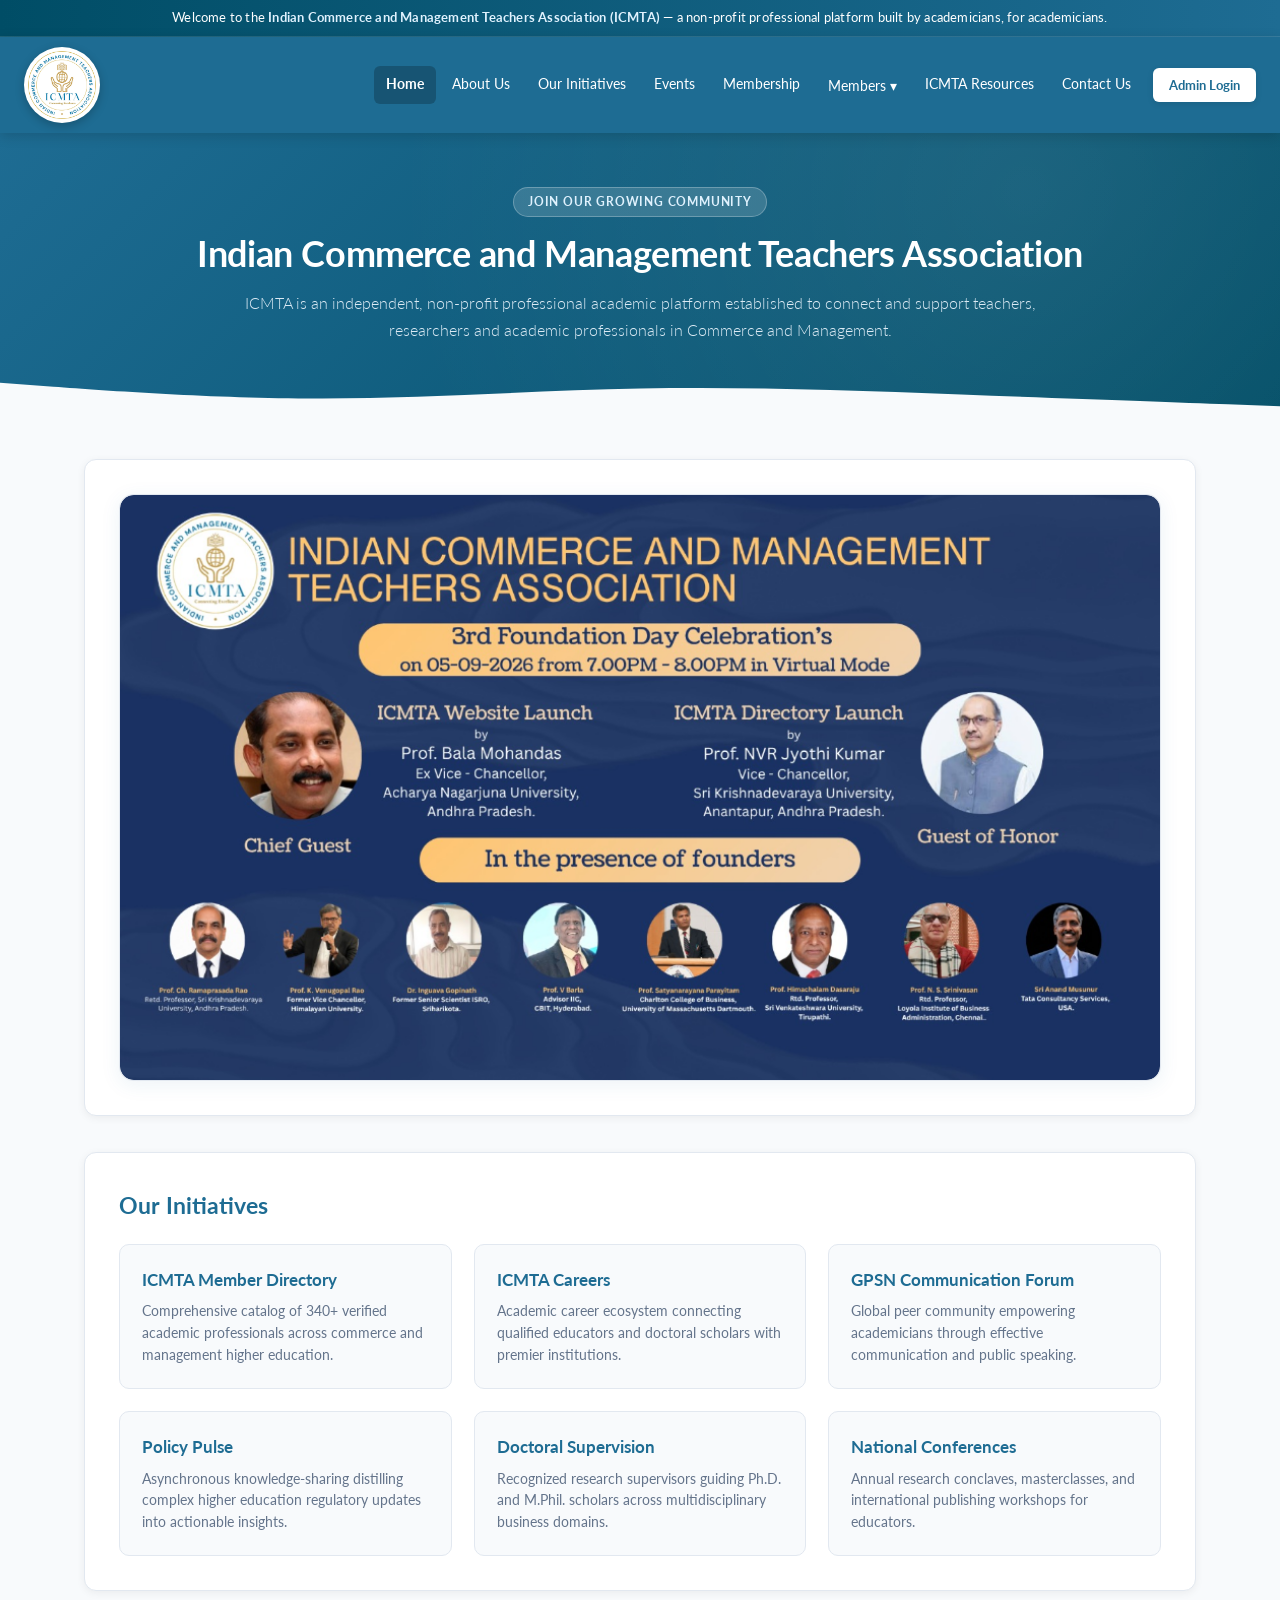
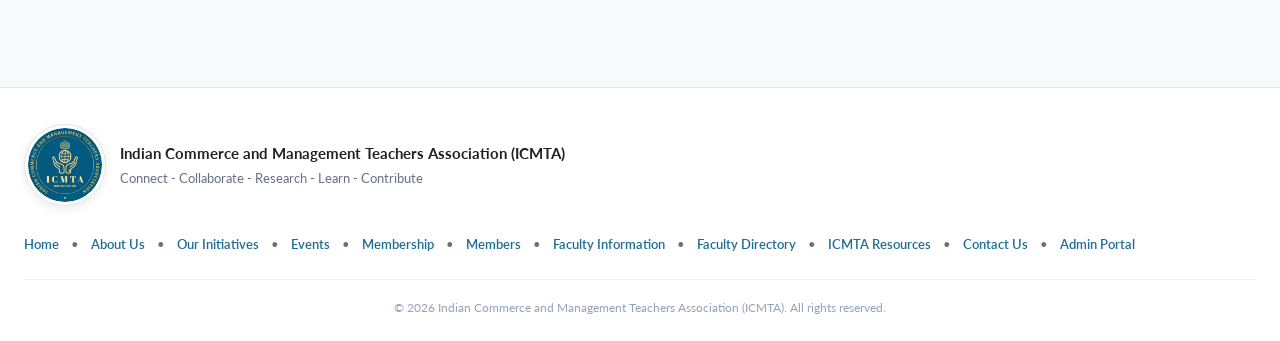
<file: index.html>
<!doctype html>
<html lang="en">
<head>
<meta charset="utf-8">
<meta name="viewport" content="width=device-width,initial-scale=1">
<title>ICMTA — Indian Commerce and Management Teachers Association</title>

<link rel="preconnect" href="https://fonts.googleapis.com">
<link rel="preconnect" href="https://fonts.gstatic.com" crossorigin>
<link href="https://fonts.googleapis.com/css2?family=Lato:ital,wght@0,300;0,400;0,700;1,300;1,400;1,700&display=swap" rel="stylesheet">
<link rel="stylesheet" href="css/style.css">
<!-- <link rel="icon" href="assets/images/ICMTA-logo.png" type="image/png"> -->

</head>
<body>

<div class="site-welcome-banner">
  Welcome to the <b>Indian Commerce and Management Teachers Association (ICMTA)</b> — a non-profit professional platform built by academicians, for academicians.
</div>

<header class="header">
  <div class="header-inner">
    <a href="index.html" class="brand">

      <img src="assets/images/ICMTA-logo.png" alt="ICMTA Logo" class="brand-logo">
      <div class="brand-text">

        <!--span class="brand-title">ICMTA</span-->
        <!--span class="brand-sub">Indian Commerce and Management Teachers Association</span-->
      </div>
    </a>
    <nav class="nav-links">
      <a href="index.html" class="nav-item active">Home</a>
      <a href="about-us.html" class="nav-item ">About Us</a>
      <a href="initiatives.html" class="nav-item ">Our Initiatives</a>
      <a href="events.html" class="nav-item ">Events</a>
      <a href="membership.html" class="nav-item ">Membership</a>
      <div class="nav-dropdown ">
        <a href="members.html" class="nav-item nav-dropdown-toggle">Members ▾</a>
        <div class="nav-dropdown-menu">
          <a href="public-directory.html" class="dropdown-item ">Member Directory</a>
        </div>
      </div>
      <a href="resources.html" class="nav-item ">ICMTA Resources</a>
      <a href="contact.html" class="nav-item ">Contact Us</a>
      <a href="admin.html" class="nav-btn-admin">Admin Login</a>
    </nav>
  </div>
</header>

<section class="site-hero">
  <div class="site-hero-inner">
    <span class="hero-badge">Join our Growing Community</span>
    <h1>Indian Commerce and Management Teachers Association</h1>
    <p style="margin-bottom:0">
      ICMTA is an independent, non-profit professional academic platform established to connect and support teachers, researchers and academic professionals in Commerce and Management.
    </p>
  </div>
  
<div class="hero-wave">
  <svg viewBox="0 0 1440 120" fill="none" preserveAspectRatio="none">
    <path d="M0,32L60,42.7C120,53,240,75,360,74.7C480,75,600,53,720,48C840,43,960,53,1080,64C1200,75,1320,85,1380,90.7L1440,96L1440,120L1380,120C1320,120,1200,120,1080,120C960,120,840,120,720,120C600,120,480,120,360,120C240,120,120,120,60,120L0,120Z" fill="#f8fafc"></path>
  </svg>
</div>

</section>

<main class="container">
  <!-- 3rd Foundation Day Celebration Announcement Banner -->
  <div class="section-block" style="margin-bottom: 36px;">
    <div style="background:#ffffff;border:1px solid #e2e8f0;border-radius:14px;overflow:hidden;box-shadow:0 4px 20px rgba(30,108,147,0.08);">
      <img src="assets/images/events/icmta-3rd-foundation-day.png" alt="Indian Commerce and Management Teachers Association — 3rd Foundation Day Celebration" style="width:100%;height:auto;display:block;border-radius:14px;" onerror="this.onerror=null;this.src='assets/images/icmt-logo.png'">
    </div>
  </div>

  <div class="section-block">
    <h2> Our Initiatives</h2>
    <div class="grid-3" style="margin-top:20px">
      <div class="feature-card">
        <!--div class="icon">👥</div-->
        <h3>ICMTA Member Directory</h3>
        <p>Comprehensive catalog of 340+ verified academic professionals across commerce and management higher education.</p>
      </div>
      <div class="feature-card">
        <!--div class="icon">💼</div-->
        <h3>ICMTA Careers</h3>
        <p>Academic career ecosystem connecting qualified educators and doctoral scholars with premier institutions.</p>
      </div>
      <div class="feature-card">
        <!--div class="icon">🎙️</div-->
        <h3>GPSN Communication Forum</h3>
        <p>Global peer community empowering academicians through effective communication and public speaking.</p>
      </div>
      <div class="feature-card">
        <!--div class="icon">📊</div-->
        <h3>Policy Pulse</h3>
        <p>Asynchronous knowledge-sharing distilling complex higher education regulatory updates into actionable insights.</p>
      </div>
      <div class="feature-card">
        <!--div class="icon">🎓</div-->
        <h3>Doctoral Supervision</h3>
        <p>Recognized research supervisors guiding Ph.D. and M.Phil. scholars across multidisciplinary business domains.</p>
      </div>
      <div class="feature-card">
        <!--div class="icon">🌐</div-->
        <h3>National Conferences</h3>
        <p>Annual research conclaves, masterclasses, and international publishing workshops for educators.</p>
      </div>
    </div>
  </div>
</main>

<footer class="footer">
  <div class="footer-inner">
    <div class="footer-brand">
      <img src="assets/images/ICMTA-footer-logo.png" alt="ICMTA Logo" class="footer-logo">
      <div>
        <b>Indian Commerce and Management Teachers Association (ICMTA)</b>
        <p>Connect - Collaborate - Research - Learn - Contribute</p>
      </div>
    </div>
    <div class="footer-links">
      <a href="index.html">Home</a> &bull;
      <a href="about-us.html">About Us</a> &bull;
      <a href="initiatives.html">Our Initiatives</a> &bull;
      <a href="events.html">Events</a> &bull;
      <a href="membership.html">Membership</a> &bull;
      <a href="members.html">Members</a> &bull;
      <a href="faculty.html">Faculty Information</a> &bull;
      <a href="public-directory.html">Faculty Directory</a> &bull;
      <a href="resources.html">ICMTA Resources</a> &bull;
      <a href="contact.html">Contact Us</a> &bull;
      <a href="admin.html">Admin Portal</a>
    </div>
  </div>
  <div class="footer-bottom">
    &copy; 2026 Indian Commerce and Management Teachers Association (ICMTA). All rights reserved.
  </div>
</footer>
</body>
</html>
</file>
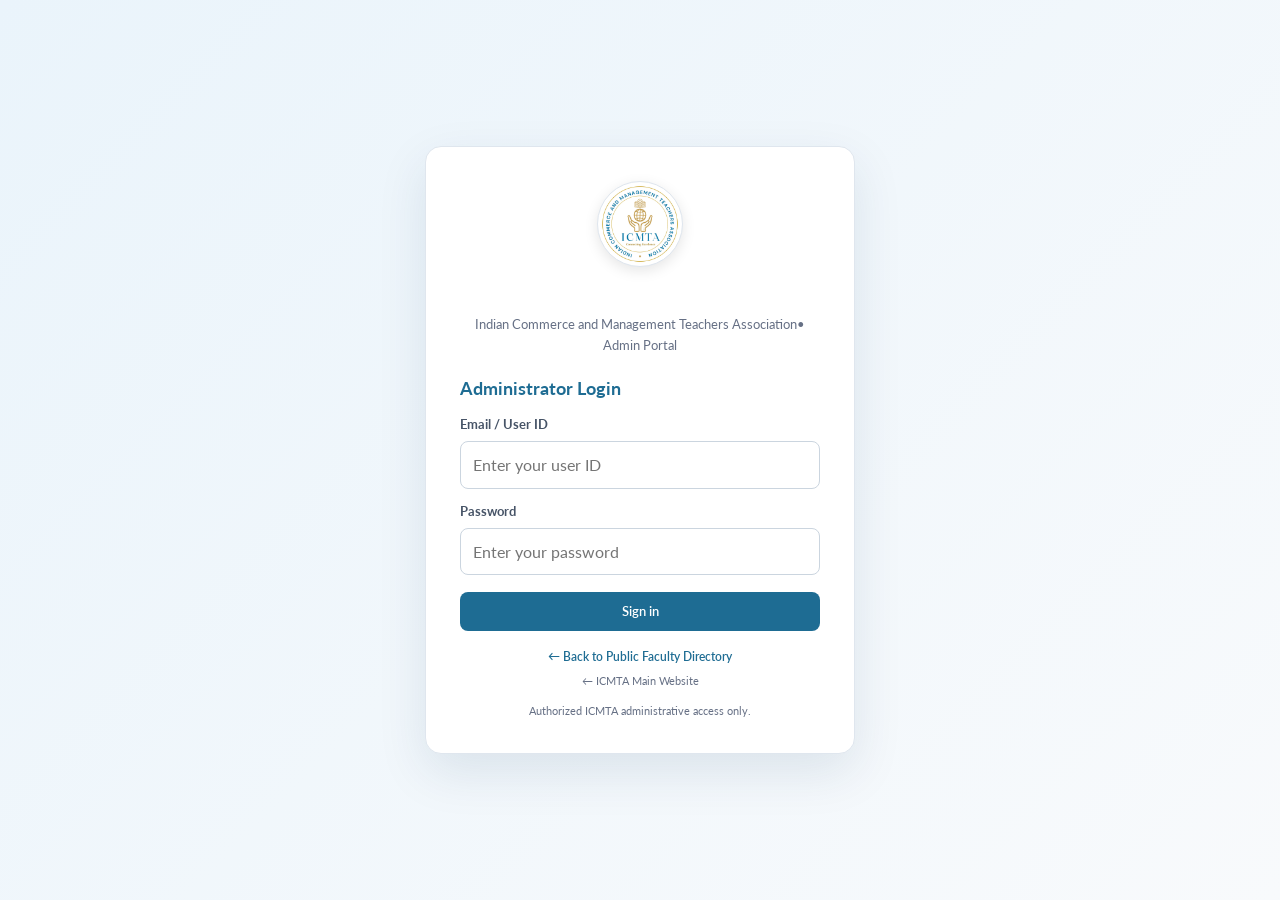
<file: admin.html>
<!doctype html>
<html lang="en">
<head>
<meta charset="utf-8">
<meta name="viewport" content="width=device-width,initial-scale=1">
<title>ICMTA Faculty Directory Automation — Professional Prototype</title>














<meta name="ICMTA-data-version" content="combined-343-members-v1">
<meta name="ICMTA-data-source" content="106 existing prototype members + 237 Final Faculty Data records">



<link rel="preconnect" href="https://fonts.googleapis.com">
<link rel="preconnect" href="https://fonts.gstatic.com" crossorigin>
<link href="https://fonts.googleapis.com/css2?family=Lato:ital,wght@0,300;0,400;0,700;1,300;1,400;1,700&display=swap" rel="stylesheet">
<link rel="stylesheet" href="css/style.css">
<!-- <link rel="icon" href="assets/images/ICMTA-logo.png" type="image/png"> -->
</head>
<body>

<div id="login" class="login">
<div class="loginbox">
<div style="text-align:center;margin-bottom:14px">
  <img src="assets/images/ICMTA-logo.png" alt="ICMTA Logo" style="height:86px;width:86px;aspect-ratio:1/1;object-fit:contain;border-radius:50%;background:#ffffff;padding:3px;box-shadow:0 4px 14px rgba(0,0,0,0.1);border:1px solid #dfe6ee;image-rendering:-webkit-optimize-contrast">
  <div class="brand" style="justify-content:center;margin-top:10px">ICMTA Portal</div>
  <div class="subtitle">Indian Commerce and Management Teachers Association• Admin Portal</div>
</div>
<h2 style="margin-top:18px;font-size:18px;font-weight:700;color:var(--navy)">Administrator Login</h2>
<form id="loginForm" autocomplete="off" onsubmit="event.preventDefault(); login();">
  <label>Email / User ID</label>
  <input id="loginEmail" type="text" autocomplete="username" placeholder="Enter your user ID">
  <label>Password</label>
  <input id="loginPassword" type="password" autocomplete="new-password" placeholder="Enter your password">
  <button id="loginBtn" type="submit" class="btn primary full" style="margin-top:17px">Sign in</button>
</form>
<div style="margin-top:16px;text-align:center;display:flex;flex-direction:column;gap:6px">
  <a href="public-directory.html" style="font-size:12px;color:var(--blue);font-weight:600">&larr; Back to Public Faculty Directory</a>
  <a href="index.html" style="font-size:11px;color:var(--muted)">&larr; ICMTA Main Website</a>
</div>
<p class="subtitle" style="margin-top:12px;font-size:11px;text-align:center">Authorized ICMTA administrative access only.</p>
</div></div>

<div id="public" class="public hidden">
<div class="public-top"><div style="display:flex;align-items:center;gap:12px"><img src="assets/images/ICMTA-logo.png" alt="ICMTA Logo" style="height:64px;width:64px;border-radius:50%;background:#fff;padding:2px;border:1px solid #dfe6ee;image-rendering:-webkit-optimize-contrast"><div class="brand-text"><div class="brand">ICMTA Faculty Directory</div><div class="subtitle">Member Information Submission</div></div></div><button id="backLoginBtn" class="btn secondary">Admin Login</button></div>
<div class="panel"><h2>Member Registration</h2><div class="notice">Members can submit their own information. The complete member database is not exposed to members.</div>
<form id="publicForm" class="form">
<div class="field"><label>Title</label><select name="title"><option>Dr.</option><option>Mr.</option><option>Ms.</option><option>Mrs.</option></select></div>
<div class="field"><label>Name *</label><input name="name" required></div>
<div class="field"><label>Qualifications</label><input name="qualification"></div>
<div class="field"><label>Designation</label><input name="designation"></div>
<div class="field"><label>Department</label><input name="department"></div>
<div class="field"><label>College Name</label><input name="college"></div>
<div class="field fullrow"><label>College Address</label><textarea name="collegeAddress"></textarea></div>
<div class="field"><label>Pincode</label><input name="pincode"></div>
<div class="field"><label>Permanent Address Pincode</label><input name="permanentPincode"></div>
<div class="field"><label>State</label><input name="state"></div>
<div class="field"><label>Country</label><input name="country" value="India"></div>
<div class="field"><label>Research Guideship — multiple</label><input name="guideship" placeholder="e.g. Ph.D., M.Phil."><div class="help">Enter multiple values separated by commas.</div></div>
<div class="field"><label>Expertise — multiple</label><input name="expertise" placeholder="e.g. Finance, Accounting"><div class="help">Enter multiple values separated by commas.</div></div>
<div class="field"><label>Handheld / Mobile</label><input name="mobile"></div>
<div class="field"><label>WhatsApp</label><input name="whatsapp"></div>
<div class="field"><label>Professional Email</label><input name="professionalEmail" type="email"></div>
<div class="field"><label>Personal Email</label><input name="personalEmail" type="email"></div>
<div class="field"><label>LinkedIn</label><input name="linkedin"></div>
<div class="field"><label>ORCID</label><input name="orcid"></div>
<div class="field"><label>Google Scholar Profile</label><input name="scholar"></div>
<div class="field"><label>Passport-size Photograph</label><input name="photo" type="file" accept="image/*" id="publicPhotoInput" ><div id="publicPhoto" class="photo-box" style="margin-top:7px">Photo preview</div></div>
<div class="actions"><button type="reset" class="btn secondary">Clear</button><button class="btn primary" type="submit">Submit Information</button></div>
</form></div></div>

<div id="app" class="hidden">
<aside class="sidebar"><div class="sidebrand" style="display:flex;align-items:center;gap:10px"><img src="assets/images/ICMTA-logo.png" alt="ICMTA Logo" style="height:52px;width:52px;aspect-ratio:1/1;object-fit:contain;border-radius:50%;background:#ffffff;padding:2px;flex-shrink:0;image-rendering:-webkit-optimize-contrast"><div>ICMTA Portal<span>Faculty Directory & Admin</span></div></div>
<div style="padding:10px 10px 0;margin-bottom:-12px">
  <a href="public-directory.html" target="_blank" style="display:inline-flex;align-items:center;gap:6px;font-size:11px;color:#a9c4d6;padding:6px 10px;border-radius:6px;background:rgba(255,255,255,0.08);width:100%;transition:all .15s ease">&larr; Public Directory</a>
</div>
<div class="nav">
<button class="active" data-page="dashboard">Dashboard</button>
<button data-page="directory">Faculty Directory</button>
<button data-page="management">Member Management</button>
<button data-page="profile">Member Profile</button>
<button data-page="users">User Management</button>
</div><button id="logoutBtn" class="btn secondary logout" type="button" onclick="logout()">Logout</button></aside>

<main class="main"><div class="top"><div><h1 id="title">Dashboard</h1><p>Centralized member collection, management, search and visualization</p></div><div style="display:flex;align-items:center;gap:10px"><a href="public-directory.html" class="btn secondary" style="font-size:12px;text-decoration:none" target="_blank">View Public Directory &rarr;</a><div class="role" id="rolePill">Administrator</div></div></div>

<section id="dashboard" class="page active">
<!-- 1. Top 4 Primary Summary Cards -->
<div class="cards" style="margin-bottom:16px">
<button class="card dashboard-metric-card" type="button" onclick="openDashboardMetric('total')"><div class="label">Total Members</div><div class="metric" id="metricTotal">0</div></button>
<button class="card dashboard-metric-card" type="button" onclick="openDashboardMetric('pending')"><div class="label">Pending Members</div><div class="metric" id="metricPending">0</div></button>
<button class="card dashboard-metric-card" type="button" onclick="openDashboardMetric('missing-photos')"><div class="label">Missing Photos</div><div class="metric" id="metricMissingPhotos" style="color:#d97706">0</div></button>
<button class="card dashboard-metric-card" type="button" onclick="openDashboardMetric('incomplete')"><div class="label">Incomplete Profiles</div><div class="metric" id="metricIncomplete" style="color:#dc2626">0</div></button>
</div>

<!-- Filter Results Panel (Expands when clicking any summary card) -->
<div id="dashboardMetricResults" class="panel" style="display:none;margin-bottom:16px">
  <div style="display:flex;justify-content:space-between;align-items:center;gap:10px">
    <div>
      <h2 id="dashboardMetricTitle" style="margin:0">Filtered Members</h2>
      <div class="subtitle" id="dashboardMetricSubtitle" style="margin-top:5px"></div>
    </div>
    <button class="btn secondary" type="button" onclick="closeDashboardMetric()">Close</button>
  </div>
  <div class="table-wrap" style="overflow-x:auto;margin-top:14px">
    <table class="table">
      <thead><tr><th>Photo</th><th>Member ID</th><th>Member</th><th>Designation</th><th>Department</th><th>Institution</th><th>State</th><th>Action</th></tr></thead>
      <tbody id="dashboardMetricBody"></tbody>
    </table>
  </div>
</div>

<!-- 2. Compact Quick Actions & Recent Activity -->
<div class="grid2" style="margin-bottom:16px">
  <div class="panel" style="padding:18px;margin-bottom:0">
    <div style="display:flex;justify-content:space-between;align-items:center;margin-bottom:12px">
      <h2 style="margin:0;font-size:15px;color:var(--navy)">Quick Actions</h2>
      <span class="badge" style="background:#eaf5fb;color:#126b9b;font-weight:700">Admin Tools</span>
    </div>
    <div style="display:grid;grid-template-columns:1fr 1fr;gap:8px">
      <button class="btn primary" type="button" style="justify-content:flex-start;padding:8px 12px;font-size:12px" onclick="showPage('add'); resetAdminForm()">
        <span style="font-size:14px;font-weight:800">+</span> Add New Member
      </button>
      <button class="btn secondary" type="button" style="justify-content:flex-start;padding:8px 12px;font-size:12px" onclick="openDashboardMetric('pending')">
        ⏳ Review Pending
      </button>
      <button class="btn secondary" type="button" style="justify-content:flex-start;padding:8px 12px;font-size:12px" onclick="openDashboardMetric('missing-photos')">
        📸 Check Missing Photos
      </button>
      <button class="btn secondary" type="button" style="justify-content:flex-start;padding:8px 12px;font-size:12px" onclick="openDashboardMetric('incomplete')">
        📋 Check Incomplete Profiles
      </button>
      <button class="btn secondary" type="button" style="grid-column:1/-1;justify-content:flex-start;padding:8px 12px;font-size:12px" onclick="showPage('management'); filterManagementQuality('all')">
        🛡️ Data Quality
      </button>
    </div>
  </div>

  <div class="panel" style="padding:18px;margin-bottom:0">
    <div style="display:flex;justify-content:space-between;align-items:center;margin-bottom:12px">
      <h2 style="margin:0;font-size:15px;color:var(--navy)">Recent Activity & Status</h2>
      <span class="badge green" style="font-weight:700">Verified</span>
    </div>
    <div style="display:flex;flex-direction:column;gap:7px;font-size:12px">
      <div style="display:flex;align-items:center;justify-content:space-between;padding:7px 10px;background:#f8fafc;border-radius:8px;border:1px solid #edf2f7">
        <div style="display:flex;align-items:center;gap:8px">
          <span style="display:inline-block;width:7px;height:7px;border-radius:50%;background:#21865b"></span>
          <span><b>Master Database:</b> 343 member records active</span>
        </div>
        <span style="color:var(--muted);font-size:11px">Ready</span>
      </div>
      <div style="display:flex;align-items:center;justify-content:space-between;padding:7px 10px;background:#f8fafc;border-radius:8px;border:1px solid #edf2f7">
        <div style="display:flex;align-items:center;gap:8px">
          <span style="display:inline-block;width:7px;height:7px;border-radius:50%;background:#126b9b"></span>
          <span><b>Photo Sync Engine:</b> 156 member photos matched</span>
        </div>
        <span style="color:var(--muted);font-size:11px">Auto-Sync</span>
      </div>
      <div style="display:flex;align-items:center;justify-content:space-between;padding:7px 10px;background:#f8fafc;border-radius:8px;border:1px solid #edf2f7">
        <div style="display:flex;align-items:center;gap:8px">
          <span style="display:inline-block;width:7px;height:7px;border-radius:50%;background:#21865b"></span>
          <span><b>Data Health:</b> 0 Duplicate IDs detected</span>
        </div>
        <span style="color:var(--muted);font-size:11px">Healthy</span>
      </div>
    </div>
  </div>
</div>

<!-- 3. Reduced Secondary Statistics: Members by State & Designation (Top 5 + View All) -->
<div class="grid2" style="margin-bottom:16px">
  <div class="panel" style="padding:18px;margin-bottom:0">
    <div style="display:flex;justify-content:space-between;align-items:center;margin-bottom:12px">
      <h2 style="margin:0;font-size:15px;color:var(--navy)">Members by State <span class="subtitle" style="font-size:11px;font-weight:400" id="stateStatsSubtitle">(Top 5)</span></h2>
      <button id="stateStatsToggleBtn" class="btn secondary" type="button" style="padding:3px 8px;font-size:11px" onclick="toggleStateStatsView()">View All</button>
    </div>
    <div id="stateStats"></div>
  </div>

  <div class="panel" style="padding:18px;margin-bottom:0">
    <div style="display:flex;justify-content:space-between;align-items:center;margin-bottom:12px">
      <h2 style="margin:0;font-size:15px;color:var(--navy)">Members by Designation <span class="subtitle" style="font-size:11px;font-weight:400" id="desStatsSubtitle">(Top 5)</span></h2>
      <button id="desStatsToggleBtn" class="btn secondary" type="button" style="padding:3px 8px;font-size:11px" onclick="toggleDesStatsView()">View All</button>
    </div>
    <div id="designationStats"></div>
  </div>
</div>

<!-- 4. Lower Secondary Academic & Research Highlights -->
<div class="panel" style="padding:16px;margin-bottom:16px">
  <div style="display:flex;justify-content:space-between;align-items:center;margin-bottom:10px;flex-wrap:wrap;gap:8px">
    <h2 style="margin:0;font-size:14px;color:var(--navy);font-weight:700">Academic & Research Highlights</h2>
    <span class="subtitle" style="font-size:11px">Secondary distribution overview</span>
  </div>
  <div class="cards" style="grid-template-columns:repeat(3,1fr);gap:10px;margin-bottom:12px">
    <button class="card dashboard-metric-card" type="button" style="padding:10px 12px" onclick="openDashboardMetric('scholars')">
      <div class="label" style="font-size:10px">Research Scholars</div>
      <div class="metric" id="metricScholars" style="font-size:18px;margin-top:2px">0</div>
    </button>
    <button class="card dashboard-metric-card" type="button" style="padding:10px 12px" onclick="openDashboardMetric('ap')">
      <div class="label" style="font-size:10px">Members from AP</div>
      <div class="metric" id="metricAP" style="font-size:18px;margin-top:2px">0</div>
    </button>
    <button class="card dashboard-metric-card" type="button" style="padding:10px 12px" onclick="openDashboardMetric('countries')">
      <div class="label" style="font-size:10px">Countries Represented</div>
      <div class="metric" id="metricCountries" style="font-size:18px;margin-top:2px">0</div>
    </button>
  </div>

  <div class="grid2" style="gap:12px">
    <div style="background:#f8fafc;padding:12px;border-radius:8px;border:1px solid #edf2f7">
      <div style="display:flex;justify-content:space-between;align-items:center;margin-bottom:8px">
        <h3 style="margin:0;font-size:12px;font-weight:700;color:var(--navy)">Top Areas of Expertise <span id="expertiseSubtitle" style="font-weight:400;color:var(--muted)">(Top 5)</span></h3>
        <button id="expertiseToggleBtn" class="btn secondary" type="button" style="padding:2px 7px;font-size:10px" onclick="toggleExpertiseView()">View All</button>
      </div>
      <div id="expertiseStats"></div>
    </div>

    <div style="background:#f8fafc;padding:12px;border-radius:8px;border:1px solid #edf2f7">
      <div style="display:flex;justify-content:space-between;align-items:center;margin-bottom:8px">
        <h3 style="margin:0;font-size:12px;font-weight:700;color:var(--navy)">Research Guideship <span id="guideshipSubtitle" style="font-weight:400;color:var(--muted)">(Top 5)</span></h3>
        <button id="guideshipToggleBtn" class="btn secondary" type="button" style="padding:2px 7px;font-size:10px" onclick="toggleGuideshipView()">View All</button>
      </div>
      <div id="guideshipStats"></div>
    </div>
  </div>
</div>

</section>

<section id="directory" class="page"><div class="panel"><h2>Faculty Directory</h2>
<div class="toolbar"><input id="search" placeholder="Search name, college, department or expertise" oninput="renderDirectory()"><select id="filterState" onchange="renderDirectory()"><option value="">All States</option></select><select id="filterCountry" onchange="renderDirectory()"><option value="">All Countries</option></select><select id="filterDes" onchange="renderDirectory()"><option value="">All Designations</option><option>Professor</option><option>Associate Professor</option><option>Assistant Professor</option><option>Research Scholar</option></select><select id="sortBy" onchange="renderDirectory()"><option value="id">Member ID (Order)</option><option value="name">Name A–Z</option><option value="designation">Designation</option><option value="state">State</option><option value="country">Country</option><option value="expertise">Expertise</option></select><button class="btn primary" onclick="showPage('add')">+ Add Member</button></div>
<table class="table directory-table">
<colgroup>
<col class="c-photo"><col class="c-id"><col class="c-member"><col class="c-designation">
<col class="c-institution"><col class="c-city"><col class="c-state"><col class="c-action">
</colgroup>
<thead><tr>
<th>Photo</th><th>Member ID</th><th>Member</th><th>Designation</th>
<th>Institution / Organization</th><th>City</th><th>State / Province</th><th>Action</th>
</tr></thead>
<tbody id="directoryBody"></tbody></table><div id="empty" class="empty hidden">No members match the selected criteria.</div>
</div></section>


<section id="management" class="page">
  <div class="panel">
    <div style="display:flex;justify-content:space-between;align-items:center;gap:12px;margin-bottom:16px;flex-wrap:wrap">
      <div>
        <h2 style="margin:0">Member Management</h2>
        <div class="subtitle" style="margin-top:5px">Centralized administration of ICMTA member records</div>
      </div>
      <div style="display:flex;gap:8px;flex-wrap:wrap">
        <button class="btn secondary" type="button" onclick="openPhotoSyncDialog()">Auto-Link / Upload Photos</button>
        <button class="btn secondary" type="button" onclick="openImportDialog()">Import Excel / CSV</button>
        <button class="btn secondary" type="button" onclick="exportMembersCSV()">Export CSV</button>
        <button class="btn success" type="button" onclick="exportMembersExcel()">Export Excel</button>
        <button class="btn primary" type="button" onclick="showPage('add'); resetAdminForm()">+ Add Member</button>
      </div>
    </div>

    <div class="notice">
      Member records can be managed directly in this prototype.
    </div>

    <div class="panel" style="margin:0 0 16px;padding:16px;background:#f8fafc">
      <div style="display:flex;justify-content:space-between;align-items:center;gap:10px;flex-wrap:wrap;margin-bottom:12px">
        <div>
          <h3 style="margin:0">Data Quality</h3>
          <div class="subtitle" style="margin-top:4px">Quick check of member records and photographs</div>
        </div>
        <span class="badge green" id="dataQualityStatus">Healthy</span>
      </div>
      <div class="cards" style="grid-template-columns:repeat(5,minmax(0,1fr));gap:10px">
        <button class="card" style="cursor:pointer;text-align:left;border:1px solid #dfe6ee;background:#fff;border-radius:10px;padding:12px;width:100%" type="button" onclick="filterManagementQuality('all')"><div class="label">Total Members</div><div class="metric" id="qualityTotal">0</div></button>
        <button class="card" style="cursor:pointer;text-align:left;border:1px solid #dfe6ee;background:#fff;border-radius:10px;padding:12px;width:100%" type="button" onclick="filterManagementQuality('complete')"><div class="label">Complete Profiles</div><div class="metric" id="qualityComplete">0</div></button>
        <button class="card" style="cursor:pointer;text-align:left;border:1px solid #dfe6ee;background:#fff;border-radius:10px;padding:12px;width:100%" type="button" onclick="filterManagementQuality('missing-photos')"><div class="label">Missing Photos</div><div class="metric" id="qualityPhotos" style="color:#d97706">0</div></button>
        <button class="card" style="cursor:pointer;text-align:left;border:1px solid #dfe6ee;background:#fff;border-radius:10px;padding:12px;width:100%" type="button" onclick="filterManagementQuality('missing-info')"><div class="label">Missing Info</div><div class="metric" id="qualityMissing" style="color:#dc2626">0</div></button>
        <button class="card" style="cursor:pointer;text-align:left;border:1px solid #dfe6ee;background:#fff;border-radius:10px;padding:12px;width:100%" type="button" onclick="filterManagementQuality('duplicates')"><div class="label">Duplicate IDs</div><div class="metric" id="qualityDuplicateIds">0</div></button>
      </div>
    </div>

    <div class="toolbar" style="grid-template-columns:1.5fr 1fr 1fr auto">
      <input id="managementSearch" placeholder="Search member ID, name, designation, institution, email..." oninput="renderManagement()">
      <select id="managementDesignation" onchange="renderManagement()">
        <option value="">All Designations</option>
        <option>Professor</option>
        <option>Associate Professor</option>
        <option>Assistant Professor</option>
        <option>Research Scholar</option>
        <option>Dean</option>
        <option>Head of the Department</option>
        <option>Principal</option>
        <option>Director</option>
      </select>
      <select id="managementStatusFilter" onchange="renderManagement()">
        <option value="">All Records</option>
        <option value="missing-photos">Filter: Missing Photos</option>
        <option value="missing-info">Filter: Missing Information</option>
        <option value="complete">Filter: Complete Profiles</option>
        <option value="with-photos">Filter: Photos Available</option>
      </select>
      <button class="btn secondary" type="button" onclick="clearManagementFilters()">Clear</button>
    </div>

    <div class="table-wrap" style="overflow-x:auto">
      <table class="table">
        <thead>
          <tr>
            <th>Photo</th>
            <th>Member ID</th>
            <th>Member</th>
            <th>Designation</th>
            <th>Institution / Organization</th>
            <th>Qualification</th>
            <th>Photo Status</th>
            <th>Actions</th>
          </tr>
        </thead>
        <tbody id="managementBody"></tbody>
      </table>
    </div>
    <div id="managementEmpty" class="empty hidden">No members match the selected criteria.</div>
  </div>
</section>


<section id="memberDetails" class="page">
  <div class="panel" style="padding:28px">
    <div style="display:flex;justify-content:space-between;align-items:center;margin-bottom:24px;flex-wrap:wrap;gap:12px;border-bottom:1px solid var(--line);padding-bottom:18px">
      <button class="btn secondary" type="button" onclick="showPage('management')" style="font-weight:700;padding:9px 16px;font-size:13px">
        &larr; Back to Member Management
      </button>
      <div id="memberDetailsActionBtns" style="display:flex;gap:8px"></div>
    </div>
    <div id="memberDetailsContent"></div>
  </div>
</section>

<div id="importModal" class="modal-overlay" style="display:none" aria-hidden="true">
  <div class="modal-card import-card" style="max-width:1100px;max-height:92vh;overflow:auto">
    <div class="modal-head">
      <div>
        <h2 style="margin:0">Import Faculty Data</h2>
        <div class="subtitle">Upload Excel or CSV, validate the records, review changes, then import.</div>
      </div>
      <button class="btn secondary" type="button" onclick="closeImportDialog()">Close</button>
    </div>
    <div class="import-step">
      <div class="import-step-title">1. Select file</div>
      <input id="importFile" type="file" accept=".csv,.xlsx,.xls" onchange="handleImportFile(this)">
      <div id="importFileName" class="subtitle" style="margin-top:7px">CSV or Excel file</div>
    </div>
    <div id="importSummary" class="import-summary hidden"></div>
    <div id="importIssues" class="import-issues hidden"></div>
    <div id="importPreviewWrap" class="hidden" style="margin-top:14px">
      <div class="import-step-title">2. Review records</div>
      <div class="table-wrap" style="overflow:auto;max-height:360px">
        <table class="table"><thead><tr>
          <th>Row</th><th>Status</th><th>Member ID</th><th>Name</th><th>Designation</th><th>Institution</th><th>Match / Deduplication Reason</th>
        </tr></thead><tbody id="importPreviewBody"></tbody></table>
      </div>
    </div>
    <div id="importActions" class="actions hidden" style="margin-top:16px;justify-content:flex-end">
      <button class="btn secondary" type="button" onclick="closeImportDialog()">Cancel</button>
      <button id="importCommitBtn" class="btn primary" type="button" onclick="commitImport()" disabled>Import Valid Records</button>
    </div>
  </div>
</div>

<div id="photoSyncModal" class="modal-overlay" style="display:none" aria-hidden="true">
  <div class="modal-card import-card" style="max-width:1100px;max-height:92vh;overflow:auto">
    <div class="modal-head">
      <div>
        <h2 style="margin:0">Auto-Link & Batch Upload Photos</h2>
        <div class="subtitle">Select or drop photos. The system automatically detects and links each photo to its corresponding member by ID or Name.</div>
      </div>
      <button class="btn secondary" type="button" onclick="closePhotoSyncDialog()">Close</button>
    </div>
    
    <div class="import-step">
      <div class="import-step-title">1. Select Photo Files</div>
      <div style="display:flex;gap:12px;align-items:center;flex-wrap:wrap">
        <input id="bulkPhotoInput" type="file" accept="image/*" multiple onchange="handleBulkPhotoSelect(this)" style="max-width:320px">
        <div id="bulkPhotoCount" class="subtitle" style="margin:0">No files selected</div>
      </div>
      <div class="help" style="margin-top:6px">Tip: Name photo files with Member ID (e.g. <code>ICMTA107.jpg</code> or <code>107_name.png</code>) or Faculty Name (e.g. <code>Dr_Shilpa_Tandon.png</code>).</div>
    </div>

    <div id="photoSyncSummary" class="import-summary hidden"></div>
    <div id="photoSyncIssues" class="import-issues hidden"></div>

    <div id="photoSyncPreviewWrap" class="hidden" style="margin-top:14px">
      <div class="import-step-title">2. Review Auto-Matched Members</div>
      <div class="table-wrap" style="overflow:auto;max-height:360px">
        <table class="table">
          <thead>
            <tr>
              <th style="width:60px">Photo</th>
              <th>Filename</th>
              <th>Matched Member</th>
              <th>Match Reason</th>
              <th>Status</th>
            </tr>
          </thead>
          <tbody id="photoSyncPreviewBody"></tbody>
        </table>
      </div>
    </div>

    <div id="photoSyncActions" class="actions hidden" style="margin-top:16px;display:flex;justify-content:space-between;align-items:center;flex-wrap:wrap;gap:10px">
      <button class="btn secondary" type="button" onclick="exportUpdatedMemberDataJS()">Download Updated member-data.js</button>
      <div style="display:flex;gap:8px">
        <button class="btn secondary" type="button" onclick="closePhotoSyncDialog()">Cancel</button>
        <button id="photoSyncCommitBtn" class="btn primary" type="button" onclick="commitPhotoSync()" disabled>Apply Photos</button>
      </div>
    </div>
  </div>
</div>
<section id="add" class="page"><div class="panel"><h2 id="addHeading">Manual Member Entry</h2><div class="notice">Available to authorized users. The same standardized member-data structure is used for manual entry and member registration.</div>
<form id="adminForm" class="form">
<div class="field"><label>Title</label><select name="title"><option>Dr.</option><option>Mr.</option><option>Ms.</option><option>Mrs.</option></select></div><div class="field"><label>Name *</label><input name="name" required></div>
<div class="field"><label>Qualifications</label><input name="qualification"></div><div class="field"><label>Designation</label><select name="designation"><option>Professor</option><option>Associate Professor</option><option>Assistant Professor</option><option>Research Scholar</option></select></div>
<div class="field"><label>Department</label><input name="department"></div><div class="field"><label>College Name</label><input name="college"></div>
<div class="field fullrow"><label>College Address</label><textarea name="collegeAddress"></textarea></div>
<div class="field"><label>Pincode</label><input name="pincode"></div><div class="field"><label>Permanent Address Pincode</label><input name="permanentPincode"></div>
<div class="field"><label>State</label><input name="state"></div><div class="field"><label>Country</label><input name="country" value="India"></div>
<div class="field"><label>Research Guideship — multiple</label><input name="guideship" placeholder="Ph.D., M.Phil."></div><div class="field"><label>Expertise — multiple</label><input name="expertise" placeholder="Finance, Accounting"></div>
<div class="field"><label>Handheld / Mobile</label><input name="mobile"></div><div class="field"><label>WhatsApp</label><input name="whatsapp"></div>
<div class="field"><label>Professional Email</label><input name="professionalEmail" type="email"></div><div class="field"><label>Personal Email</label><input name="personalEmail" type="email"></div>
<div class="field"><label>LinkedIn</label><input name="linkedin"></div><div class="field"><label>ORCID</label><input name="orcid"></div>
<div class="field"><label>Google Scholar Profile</label><input name="scholar"></div><div class="field"><label>Passport-size Photograph</label><input name="photo" type="file" accept="image/*" id="adminPhotoInput" ><div id="adminPhoto" class="photo-box" style="margin-top:7px">Photo preview</div></div>
<div class="actions"><button type="reset" class="btn secondary">Clear</button><button id="adminSaveBtn" class="btn primary" type="submit">Save Member & Generate ID</button></div>
</form></div></section>

<section id="profile" class="page"><div class="panel"><h2>Member Profile</h2><div id="profileContent"></div></div></section>

<section id="users" class="page"><div class="panel"><h2>User Management</h2><div class="notice">The administrator controls which users may participate in member data collection and entry.</div>
<table class="table"><thead><tr><th>User</th><th>Role</th><th>Status</th><th>Data Entry Access</th><th>Action</th></tr></thead><tbody id="userBody"></tbody></table>
</div></section>

</main>
</div>

<div id="toast" class="toast"></div>

<script src="js/member-data.js"></script>
<script src="js/api.js"></script>
<script src="js/app.js"></script>
</body></html>
</file>
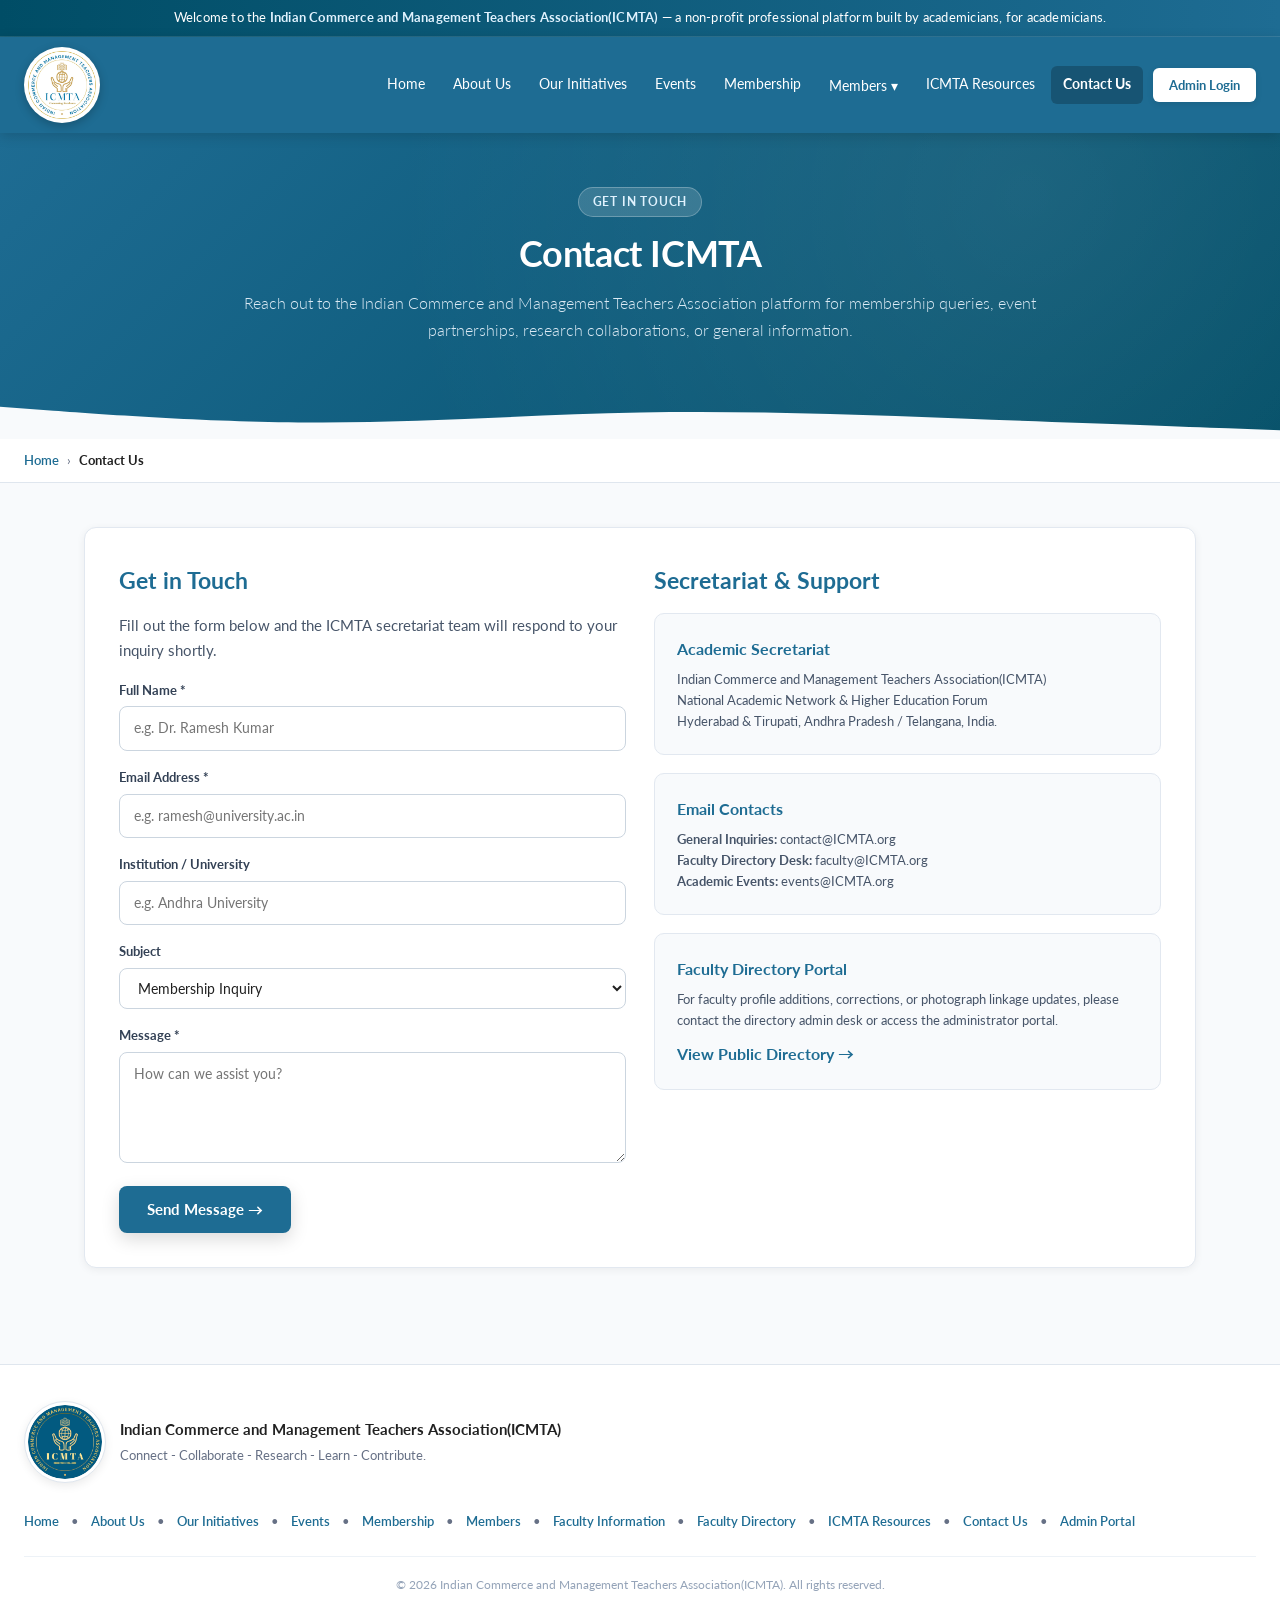
<file: contact-us.html>
<!doctype html>
<html lang="en">
<head>
<meta charset="utf-8">
<meta name="viewport" content="width=device-width,initial-scale=1">
<title>Contact Us — ICMTA Indian Commerce and Management Teachers Association</title>
<link rel="preconnect" href="https://fonts.googleapis.com">
<link rel="preconnect" href="https://fonts.gstatic.com" crossorigin>
<link href="https://fonts.googleapis.com/css2?family=Lato:ital,wght@0,300;0,400;0,700;1,300;1,400;1,700&display=swap" rel="stylesheet">
<link rel="stylesheet" href="css/style.css">
<!-- <link rel="icon" href="assets/images/ICMTA-logo.png" type="image/png"> -->
<style>

.contact-grid{display:grid;grid-template-columns:1fr 1fr;gap:28px}
.form-field{margin-bottom:16px}
.form-field label{font-size:13px;font-weight:700;color:#334155;display:block;margin-bottom:6px}
.form-field input,.form-field textarea,.form-field select{width:100%;padding:10px 14px;border:1px solid #cbd5df;border-radius:8px;font-size:14px;outline:none;font-family:inherit}
.form-field input:focus,.form-field textarea:focus{border-color:#1e6c93;box-shadow:0 0 0 3px rgba(30,108,147,0.12)}
.contact-info-box{background:#f8fafc;border:1px solid #e2e8f0;border-radius:10px;padding:22px;margin-bottom:18px}
.contact-info-box h3{font-size:16px;font-weight:700;color:#1e6c93;margin-bottom:8px}
.contact-info-box p{font-size:13px;color:#475569;margin:0;line-height:1.6}
@media(max-width:800px){.contact-grid{grid-template-columns:1fr}}

</style>
</head>
<body>

<div class="site-welcome-banner">
  Welcome to the <b>Indian Commerce and Management Teachers Association(ICMTA)</b> — a non-profit professional platform built by academicians, for academicians.
</div>

<header class="header">
  <div class="header-inner">
    <a href="index.html" class="brand">
      <img src="assets/images/ICMTA-logo.png" alt="ICMTA Logo" class="brand-logo">
      <div class="brand-text">
        <!--span class="brand-title">ICMTA</span-->
        <!--span class="brand-sub">Indian Commerce and Management Teachers</span-->
      </div>
    </a>
    <nav class="nav-links">
      <a href="index.html" class="nav-item ">Home</a>
      <a href="about-us.html" class="nav-item ">About Us</a>
      <a href="initiatives.html" class="nav-item ">Our Initiatives</a>
      <a href="events.html" class="nav-item ">Events</a>
      <a href="membership.html" class="nav-item ">Membership</a>
      <div class="nav-dropdown ">
        <a href="members.html" class="nav-item nav-dropdown-toggle">Members ▾</a>
        <div class="nav-dropdown-menu">
          <a href="public-directory.html" class="dropdown-item ">Member Directory</a>
        </div>
      </div>
      <a href="resources.html" class="nav-item ">ICMTA Resources</a>
      <a href="contact.html" class="nav-item active">Contact Us</a>
      <a href="admin.html" class="nav-btn-admin">Admin Login</a>
    </nav>
  </div>
</header>

<section class="site-hero">
  <div class="site-hero-inner">
    <span class="hero-badge">Get in Touch</span>
    <h1>Contact ICMTA</h1>
    <p>Reach out to the Indian Commerce and Management Teachers Association platform for membership queries, event partnerships, research collaborations, or general information.</p>
  </div>
  
<div class="hero-wave">
  <svg viewBox="0 0 1440 120" fill="none" preserveAspectRatio="none">
    <path d="M0,32L60,42.7C120,53,240,75,360,74.7C480,75,600,53,720,48C840,43,960,53,1080,64C1200,75,1320,85,1380,90.7L1440,96L1440,120L1380,120C1320,120,1200,120,1080,120C960,120,840,120,720,120C600,120,480,120,360,120C240,120,120,120,60,120L0,120Z" fill="#f8fafc"></path>
  </svg>
</div>

</section>

<div class="breadcrumb-bar">
  <div class="breadcrumb-inner">
    <a href="index.html">Home</a>
    <span>&rsaquo;</span>
    <span style="color:#212121;font-weight:700">Contact Us</span>
  </div>
</div>

<main class="container">
  <div class="section-block">
    <div class="contact-grid">
      <div>
        <h2> Get in Touch</h2>
        <p>Fill out the form below and the ICMTA secretariat team will respond to your inquiry shortly.</p>
        
        <form id="contactForm" onsubmit="handleContactSubmit(event)">
          <div class="form-field">
            <label>Full Name *</label>
            <input id="cName" required placeholder="e.g. Dr. Ramesh Kumar">
          </div>
          <div class="form-field">
            <label>Email Address *</label>
            <input id="cEmail" type="email" required placeholder="e.g. ramesh@university.ac.in">
          </div>
          <div class="form-field">
            <label>Institution / University</label>
            <input id="cInst" placeholder="e.g. Andhra University">
          </div>
          <div class="form-field">
            <label>Subject</label>
            <select id="cSubject">
              <option>Membership Inquiry</option>
              <option>Faculty Directory Update</option>
              <option>Research Collaboration / Doctoral Supervision</option>
              <option>Conference / Event Registration</option>
              <option>General Inquiry</option>
            </select>
          </div>
          <div class="form-field">
            <label>Message *</label>
            <textarea id="cMessage" required rows="4" placeholder="How can we assist you?"></textarea>
          </div>
          <button type="submit" class="btn-cta" style="border:0;cursor:pointer;background:#1e6c93;color:#fff">
            Send Message &rarr;
          </button>
          <div id="contactSuccess" style="display:none;margin-top:14px;padding:12px;background:#eaf7f0;color:#1d754e;border-radius:8px;font-size:13px;font-weight:600">
            Thank you! Your message has been received. Our team will contact you shortly.
          </div>
        </form>
      </div>

      <div>
        <h2> Secretariat & Support</h2>
        <div class="contact-info-box">
          <h3> Academic Secretariat</h3>
          <p>Indian Commerce and Management Teachers Association(ICMTA)<br>National Academic Network & Higher Education Forum<br>Hyderabad & Tirupati, Andhra Pradesh / Telangana, India.</p>
        </div>

        <div class="contact-info-box">
          <h3> Email Contacts</h3>
          <p><b>General Inquiries:</b> contact@ICMTA.org<br><b>Faculty Directory Desk:</b> faculty@ICMTA.org<br><b>Academic Events:</b> events@ICMTA.org</p>
        </div>

        <div class="contact-info-box">
          <h3> Faculty Directory Portal</h3>
          <p>For faculty profile additions, corrections, or photograph linkage updates, please contact the directory admin desk or access the administrator portal.</p>
          <div style="margin-top:10px">
            <a href="public-directory.html" style="font-weight:700;color:#1e6c93">View Public Directory &rarr;</a>
          </div>
        </div>
      </div>
    </div>
  </div>
</main>

<script>
function handleContactSubmit(e){
  e.preventDefault();
  const successBox = document.getElementById("contactSuccess");
  if(successBox){
    successBox.style.display = "block";
    document.getElementById("contactForm").reset();
    setTimeout(function(){ successBox.style.display = "none"; }, 5000);
  }
}
</script>

<footer class="footer">
  <div class="footer-inner">
    <div class="footer-brand">
      <img src="assets/images/ICMTA-footer-logo.png" alt="ICMTA Logo" class="footer-logo">
      <div>
        <b>Indian Commerce and Management Teachers Association(ICMTA)</b>
        <p>Connect - Collaborate - Research - Learn - Contribute.</p>
      </div>
    </div>
    <div class="footer-links">
      <a href="index.html">Home</a> &bull;
      <a href="about-us.html">About Us</a> &bull;
      <a href="initiatives.html">Our Initiatives</a> &bull;
      <a href="events.html">Events</a> &bull;
      <a href="membership.html">Membership</a> &bull;
      <a href="members.html">Members</a> &bull;
      <a href="faculty.html">Faculty Information</a> &bull;
      <a href="public-directory.html">Faculty Directory</a> &bull;
      <a href="resources.html">ICMTA Resources</a> &bull;
      <a href="contact.html">Contact Us</a> &bull;
      <a href="admin.html">Admin Portal</a>
    </div>
  </div>
  <div class="footer-bottom">
    &copy; 2026 Indian Commerce and Management Teachers Association(ICMTA). All rights reserved.
  </div>
</footer>
</body>
</html>
</file>
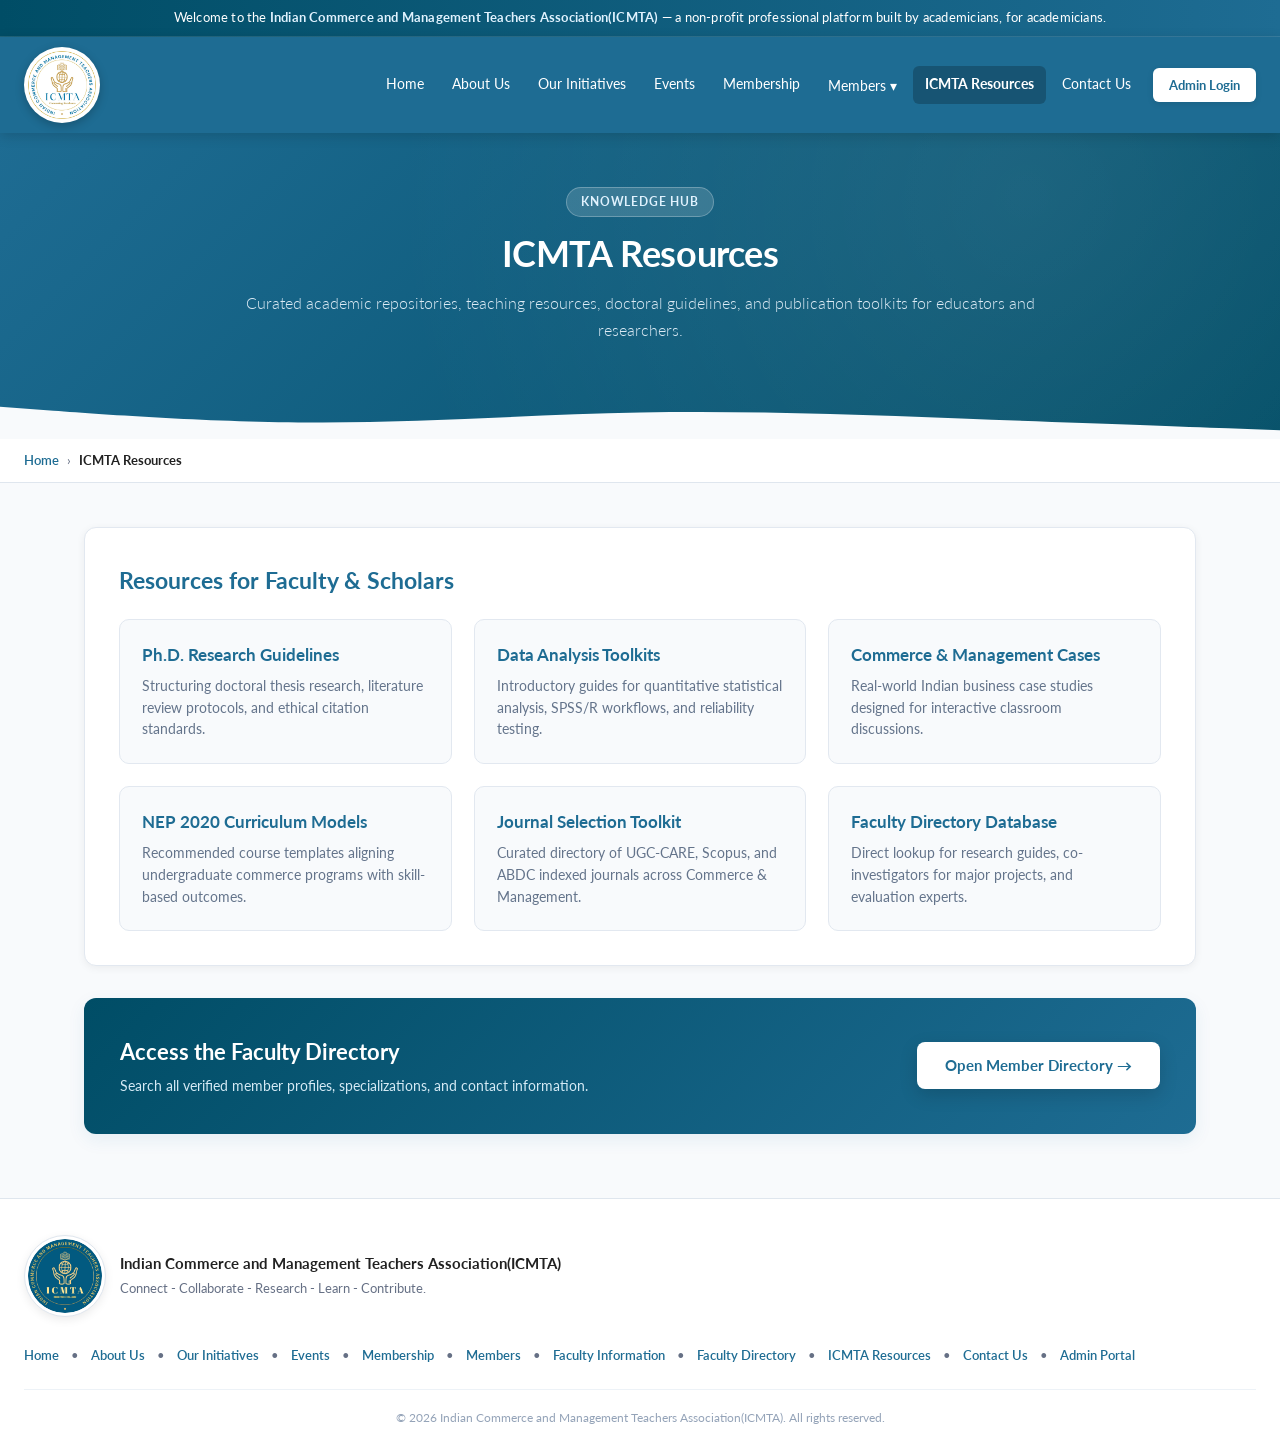
<file: icmt-resources.html>
<!doctype html>
<html lang="en">
<head>
<meta charset="utf-8">
<meta name="viewport" content="width=device-width,initial-scale=1">
<title>Resources — ICMTA Indian Commerce and Management Teachers Association</title>
<link rel="preconnect" href="https://fonts.googleapis.com">
<link rel="preconnect" href="https://fonts.gstatic.com" crossorigin>
<link href="https://fonts.googleapis.com/css2?family=Lato:ital,wght@0,300;0,400;0,700;1,300;1,400;1,700&display=swap" rel="stylesheet">
<link rel="stylesheet" href="css/style.css">
<!-- <link rel="icon" href="assets/images/ICMTA-logo.png" type="image/png"> -->

</head>
<body>

<div class="site-welcome-banner">
  Welcome to the <b>Indian Commerce and Management Teachers Association(ICMTA)</b> — a non-profit professional platform built by academicians, for academicians.
</div>

<header class="header">
  <div class="header-inner">
    <a href="index.html" class="brand">
      <img src="assets/images/ICMTA-logo.png" alt="ICMTA Logo" class="brand-logo">
      <div class="brand-text">
        <!--span class="brand-title">ICMTA</span-->
        <!--span class="brand-sub">Indian Commerce and Management Teachers</span-->
      </div>
    </a>
    <nav class="nav-links">
      <a href="index.html" class="nav-item ">Home</a>
      <a href="about-us.html" class="nav-item ">About Us</a>
      <a href="initiatives.html" class="nav-item ">Our Initiatives</a>
      <a href="events.html" class="nav-item ">Events</a>
      <a href="membership.html" class="nav-item ">Membership</a>
      <div class="nav-dropdown ">
        <a href="members.html" class="nav-item nav-dropdown-toggle">Members ▾</a>
        <div class="nav-dropdown-menu">
          <a href="public-directory.html" class="dropdown-item ">Member Directory</a>
        </div>
      </div>
      <a href="resources.html" class="nav-item active">ICMTA Resources</a>
      <a href="contact.html" class="nav-item ">Contact Us</a>
      <a href="admin.html" class="nav-btn-admin">Admin Login</a>
    </nav>
  </div>
</header>

<section class="site-hero">
  <div class="site-hero-inner">
    <span class="hero-badge">Knowledge Hub</span>
    <h1>ICMTA Resources</h1>
    <p>Curated academic repositories, teaching resources, doctoral guidelines, and publication toolkits for educators and researchers.</p>
  </div>
  
<div class="hero-wave">
  <svg viewBox="0 0 1440 120" fill="none" preserveAspectRatio="none">
    <path d="M0,32L60,42.7C120,53,240,75,360,74.7C480,75,600,53,720,48C840,43,960,53,1080,64C1200,75,1320,85,1380,90.7L1440,96L1440,120L1380,120C1320,120,1200,120,1080,120C960,120,840,120,720,120C600,120,480,120,360,120C240,120,120,120,60,120L0,120Z" fill="#f8fafc"></path>
  </svg>
</div>

</section>

<div class="breadcrumb-bar">
  <div class="breadcrumb-inner">
    <a href="index.html">Home</a>
    <span>&rsaquo;</span>
    <span style="color:#212121;font-weight:700">ICMTA Resources</span>
  </div>
</div>

<main class="container">
  <div class="section-block">
    <h2> Resources for Faculty & Scholars</h2>
    <div class="grid-3" style="margin-top:20px">
      <div class="feature-card">
        <!--div class="icon">📑</div-->
        <h3>Ph.D. Research Guidelines</h3>
        <p>Structuring doctoral thesis research, literature review protocols, and ethical citation standards.</p>
      </div>
      <div class="feature-card">
        <!--div class="icon">📊</div-->
        <h3>Data Analysis Toolkits</h3>
        <p>Introductory guides for quantitative statistical analysis, SPSS/R workflows, and reliability testing.</p>
      </div>
      <div class="feature-card">
        <!--div class="icon">📘</div-->
        <h3>Commerce & Management Cases</h3>
        <p>Real-world Indian business case studies designed for interactive classroom discussions.</p>
      </div>
      <div class="feature-card">
        <!--div class="icon">🏛️</div-->
        <h3>NEP 2020 Curriculum Models</h3>
        <p>Recommended course templates aligning undergraduate commerce programs with skill-based outcomes.</p>
      </div>
      <div class="feature-card">
        <!--div class="icon">🔍</div-->
        <h3>Journal Selection Toolkit</h3>
        <p>Curated directory of UGC-CARE, Scopus, and ABDC indexed journals across Commerce & Management.</p>
      </div>
      <div class="feature-card">
        <!--div class="icon">👥</div-->
        <h3>Faculty Directory Database</h3>
        <p>Direct lookup for research guides, co-investigators for major projects, and evaluation experts.</p>
      </div>
    </div>
  </div>

  <div class="banner-cta">
    <div class="banner-cta-text">
      <h3>Access the Faculty Directory</h3>
      <p>Search all verified member profiles, specializations, and contact information.</p>
    </div>
    <a href="public-directory.html" class="btn-cta">
      <span>Open Member Directory &rarr;</span>
    </a>
  </div>
</main>

<footer class="footer">
  <div class="footer-inner">
    <div class="footer-brand">
      <img src="assets/images/ICMTA-footer-logo.png" alt="ICMTA Logo" class="footer-logo">
      <div>
        <b>Indian Commerce and Management Teachers Association(ICMTA)</b>
        <p>Connect - Collaborate - Research - Learn - Contribute.</p>
      </div>
    </div>
    <div class="footer-links">
      <a href="index.html">Home</a> &bull;
      <a href="about-us.html">About Us</a> &bull;
      <a href="initiatives.html">Our Initiatives</a> &bull;
      <a href="events.html">Events</a> &bull;
      <a href="membership.html">Membership</a> &bull;
      <a href="members.html">Members</a> &bull;
      <a href="faculty.html">Faculty Information</a> &bull;
      <a href="public-directory.html">Faculty Directory</a> &bull;
      <a href="resources.html">ICMTA Resources</a> &bull;
      <a href="contact.html">Contact Us</a> &bull;
      <a href="admin.html">Admin Portal</a>
    </div>
  </div>
  <div class="footer-bottom">
    &copy; 2026 Indian Commerce and Management Teachers Association(ICMTA). All rights reserved.
  </div>
</footer>
</body>
</html>
</file>
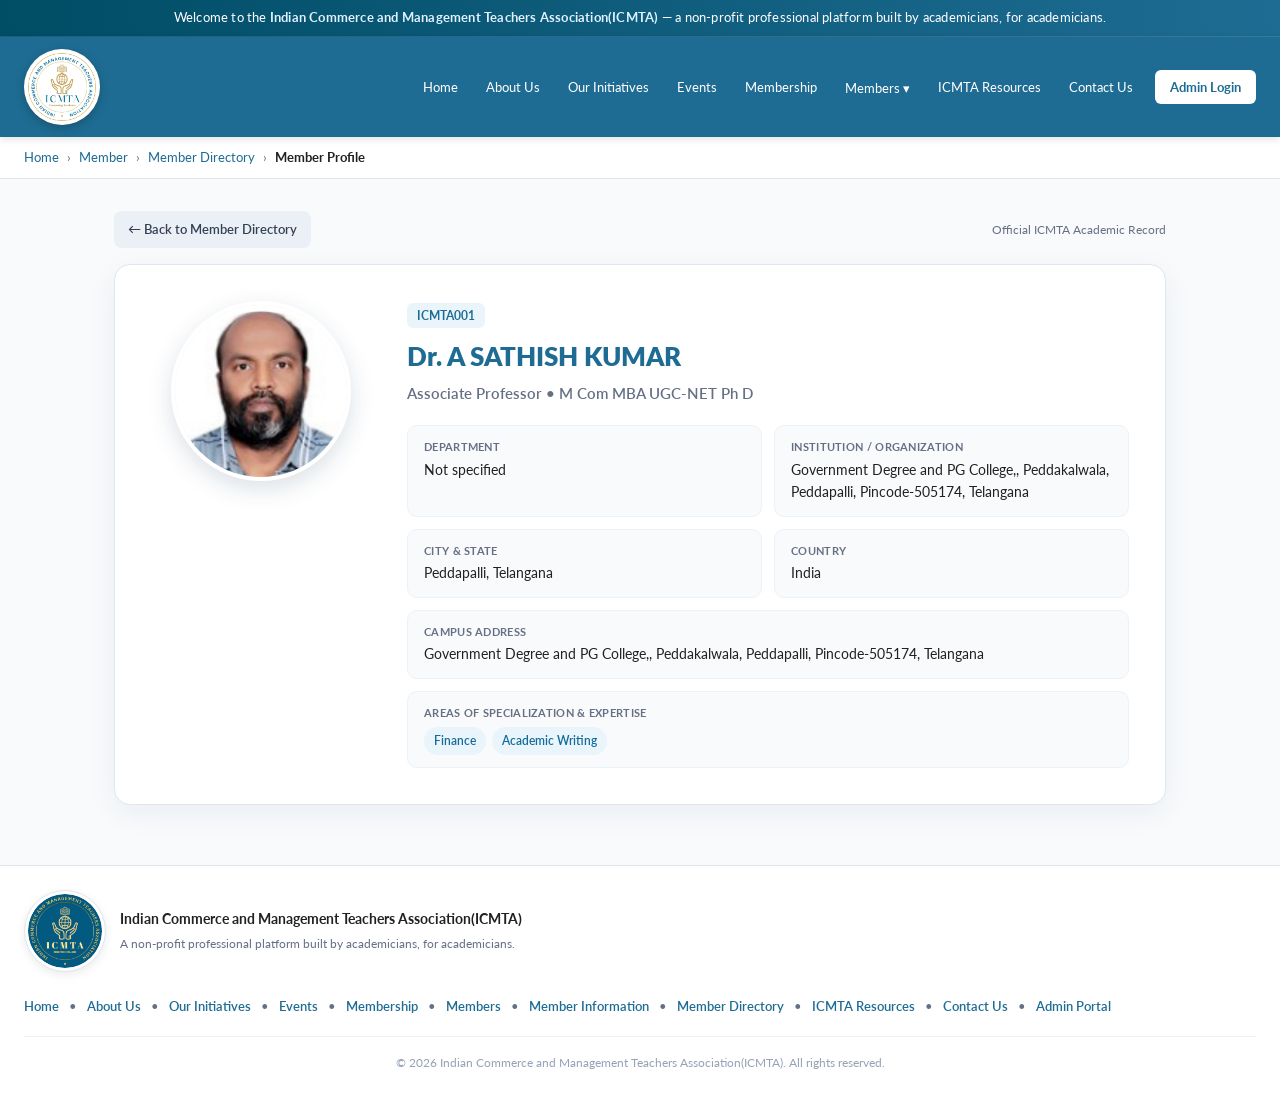
<file: member-profile.html>
<!doctype html>
<html lang="en">
<head>
<meta charset="utf-8">
<meta name="viewport" content="width=device-width,initial-scale=1">
<title>Member Profile — ICMTA Member Directory</title>
<link rel="preconnect" href="https://fonts.googleapis.com">
<link rel="preconnect" href="https://fonts.gstatic.com" crossorigin>
<link href="https://fonts.googleapis.com/css2?family=Lato:ital,wght@0,300;0,400;0,700;1,300;1,400;1,700&display=swap" rel="stylesheet">
<!-- <link rel="icon" href="assets/images/ICMTA-logo.png" type="image/png"> -->
<style>
:root{
  --navy:#1e6c93;
  --navy-dark:#004d66;
  --blue:#1e6c93;
  --blue-hover:#005a7d;
  --blue2:#eaf5fb;
  --green:#21865b;
  --bg:#f8fafc;
  --card-bg:#ffffff;
  --line:#dfe6ee;
  --text:#212121;
  --muted:#667085;
  --white:#ffffff;
}
*{box-sizing:border-box;margin:0;padding:0}
body{
  font-family:'Lato',-apple-system,BlinkMacSystemFont,"Segoe UI",Roboto,Arial,sans-serif;
  background:var(--bg);
  color:var(--text);
  line-height:1.6;
}
a{text-decoration:none;color:inherit}

/* Header & Navigation */
.site-welcome-banner{
  background:linear-gradient(90deg,#004d66 0%,#1e6c93 100%);
  color:#ffffff;
  padding:8px 24px;
  font-size:12.5px;
  text-align:center;
  font-weight:400;
  letter-spacing:0.2px;
  border-bottom:1px solid rgba(255,255,255,0.12);
}
.site-welcome-banner b{
  font-weight:700;
  color:#e0f2fe;
}
.header{
  background:var(--navy);
  color:#fff;
  padding:12px 24px;
  position:sticky;
  top:0;
  z-index:100;
  box-shadow:0 2px 8px rgba(0,0,0,0.12);
}
.header-inner{
  max-width:1280px;
  margin:0 auto;
  display:flex;
  justify-content:space-between;
  align-items:center;
  gap:16px;
}
.brand{
  display:flex;
  align-items:center;
  gap:12px;
  text-decoration:none;
  color:#fff;
}
.brand-logo{
  height:76px;
  width:76px;
  aspect-ratio:1/1;
  object-fit:contain;
  border-radius:50%;
  background:#ffffff;
  padding:3px;
  box-shadow:0 3px 10px rgba(0,0,0,0.22);
  flex-shrink:0;
  image-rendering:-webkit-optimize-contrast;
}
.brand-text{
  display:flex;
  flex-direction:column;
}
.brand-title{
  font-size:22px;
  font-weight:700;
  letter-spacing:0.5px;
  line-height:1.2;
}
.brand-sub{
  font-size:11px;
  color:#d5eaf5;
  font-weight:300;
}
.nav-links{
  display:flex;
  align-items:center;
  gap:4px;
  flex-wrap:wrap;
}
.nav-item{
  padding:8px 12px;
  border-radius:6px;
  font-size:13px;
  font-weight:400;
  color:#ffffff;
  text-decoration:none;
  transition:all .15s ease;
  white-space:nowrap;
}
.nav-item:hover{
  background:rgba(255,255,255,0.15);
  color:#ffffff;
}
.nav-dropdown{
  position:relative;
  display:inline-block;
}
.nav-dropdown-menu{
  display:none;
  position:absolute;
  top:100%;
  left:0;
  background:#ffffff;
  min-width:190px;
  box-shadow:0 8px 24px rgba(0,0,0,0.15);
  border-radius:8px;
  padding:6px 0;
  z-index:110;
  border:1px solid #dfe6ee;
}
.nav-dropdown:hover .nav-dropdown-menu,
.nav-dropdown:focus-within .nav-dropdown-menu{
  display:block;
}
.dropdown-item{
  display:block;
  padding:8px 16px;
  font-size:13px;
  color:#212121;
  text-decoration:none;
  transition:background .15s ease;
}
.dropdown-item:hover{
  background:#eaf5fb;
  color:#1e6c93;
}
.nav-dropdown.active > .nav-item,
.nav-item.active{
  background:rgba(0,0,0,0.2);
  font-weight:700;
  color:#ffffff;
}
.nav-btn-admin{
  background:#ffffff;
  color:var(--navy);
  padding:7px 15px;
  border-radius:6px;
  font-size:13px;
  font-weight:700;
  text-decoration:none;
  margin-left:6px;
  transition:all .15s ease;
}
.nav-btn-admin:hover{
  background:#eaf5fb;
  box-shadow:0 2px 8px rgba(0,0,0,0.1);
}

/* Breadcrumb Bar */
.breadcrumb-bar{
  background:#ffffff;
  border-bottom:1px solid var(--line);
  padding:10px 24px;
  font-size:13px;
  color:var(--muted);
}
.breadcrumb-inner{
  max-width:1280px;
  margin:0 auto;
  display:flex;
  align-items:center;
  gap:8px;
}
.breadcrumb-inner a{
  color:var(--navy);
}
.breadcrumb-inner a:hover{
  text-decoration:underline;
}

.btn{
  border:0;
  border-radius:8px;
  padding:8px 14px;
  font-size:13px;
  font-weight:600;
  transition:all .15s ease;
  display:inline-flex;
  align-items:center;
  gap:6px;
  cursor:pointer;
}
.btn-primary{
  background:var(--blue);
  color:#fff;
}
.btn-primary:hover{
  background:var(--blue-hover);
}
.btn-secondary{
  background:#eaf0f5;
  color:#344054;
}
.btn-secondary:hover{
  background:#dbe5ed;
}
.btn-ghost{
  background:rgba(255,255,255,0.12);
  color:#fff;
}
.btn-ghost:hover{
  background:rgba(255,255,255,0.22);
}

/* Container */
.container{
  max-width:1100px;
  margin:32px auto 60px;
  padding:0 24px;
}

/* Profile Card */
.profile-card{
  background:#fff;
  border:1px solid var(--line);
  border-radius:16px;
  box-shadow:0 8px 30px rgba(13,53,84,0.06);
  padding:36px;
  margin-top:16px;
}

.profile-layout{
  display:grid;
  grid-template-columns:220px 1fr;
  gap:36px;
  align-items:start;
}

.profile-photo-box{
  width:180px;
  height:180px;
  border-radius:50%;
  overflow:hidden;
  border:4px solid #fff;
  box-shadow:0 8px 24px rgba(13,53,84,0.15);
  background:#e8eef3;
  display:flex;
  align-items:center;
  justify-content:center;
  margin:0 auto;
}
.profile-photo-box img{
  width:100%;
  height:100%;
  object-fit:cover;
  object-position:center 15%;
  aspect-ratio:1 / 1;
}
.avatar-b64-photo{
  transform:scale(1.36);
  transform-origin:center center;
}
.profile-photo-placeholder{
  font-size:42px;
  font-weight:800;
  color:#155c7d;
  background:#e2f0f7;
  width:100%;
  height:100%;
  display:flex;
  align-items:center;
  justify-content:center;
}

.id-badge{
  display:inline-block;
  font-size:12px;
  font-weight:700;
  color:var(--blue);
  background:var(--blue2);
  padding:3px 10px;
  border-radius:6px;
  margin-bottom:8px;
}

.profile-details h1{
  font-size:26px;
  font-weight:800;
  color:var(--navy);
  margin-bottom:4px;
}

.profile-sub{
  font-size:15px;
  font-weight:600;
  color:var(--muted);
  margin-bottom:20px;
}

.profile-info-grid{
  display:grid;
  grid-template-columns:1fr 1fr;
  gap:12px;
}
.profile-info-item{
  background:#f8fafc;
  border:1px solid #edf2f7;
  border-radius:10px;
  padding:12px 16px;
}
.profile-info-item.full{
  grid-column:1/-1;
}
.profile-label{
  font-size:11px;
  font-weight:700;
  color:var(--muted);
  text-transform:uppercase;
  letter-spacing:0.3px;
  margin-bottom:3px;
}
.profile-val{
  font-size:14px;
  color:var(--text);
  word-break:break-word;
}
.profile-chips{
  display:flex;
  gap:6px;
  flex-wrap:wrap;
  margin-top:6px;
}
.profile-chip{
  background:var(--blue2);
  color:#126b9b;
  padding:4px 10px;
  border-radius:14px;
  font-size:12px;
  font-weight:600;
}

/* Footer */
.footer{
  background:#fff;
  border-top:1px solid var(--line);
  padding:24px;
  font-size:13px;
  color:var(--muted);
}
.footer a{
  color:var(--blue);
  font-weight:600;
}

@media(max-width:800px){
  .profile-layout{grid-template-columns:1fr;text-align:center}
  .profile-photo-box{margin:0 auto 16px}
  .profile-info-grid{grid-template-columns:1fr;text-align:left}
}
</style>
</head>
<body>

<div class="site-welcome-banner">
  Welcome to the <b>Indian Commerce and Management Teachers Association(ICMTA)</b> — a non-profit professional platform built by academicians, for academicians.
</div>

<header class="header">
  <div class="header-inner">
    <a href="index.html" class="brand">
      <img src="assets/images/ICMTA-logo.png" alt="ICMTA Logo" class="brand-logo">
      <div class="brand-text">
        <!--span class="brand-title">ICMTA</span-->
        <!--span class="brand-sub">Indian Commerce and Management Teachers</span-->
      </div>
    </a>
    <nav class="nav-links">
      <a href="index.html" class="nav-item ">Home</a>
      <a href="about-us.html" class="nav-item ">About Us</a>
      <a href="initiatives.html" class="nav-item ">Our Initiatives</a>
      <a href="events.html" class="nav-item ">Events</a>
      <a href="membership.html" class="nav-item ">Membership</a>
      <div class="nav-dropdown ">
        <a href="members.html" class="nav-item nav-dropdown-toggle">Members ▾</a>
        <div class="nav-dropdown-menu">
          <a href="public-directory.html" class="dropdown-item ">Member Directory</a>
        </div>
      </div>
      <a href="resources.html" class="nav-item ">ICMTA Resources</a>
      <a href="contact.html" class="nav-item ">Contact Us</a>
      <a href="admin.html" class="nav-btn-admin">Admin Login</a>
    </nav>
  </div>
</header>

<div class="breadcrumb-bar">
  <div class="breadcrumb-inner">
    <a href="index.html">Home</a>
    <span>&rsaquo;</span>
    <a href="members.html">Member</a>
    <span>&rsaquo;</span>
    <a href="public-directory.html">Member Directory</a>
    <span>&rsaquo;</span>
    <span style="color:#212121;font-weight:700">Member Profile</span>
  </div>
</div>

<main class="container">
  <div style="display:flex;justify-content:space-between;align-items:center;margin-bottom:14px;flex-wrap:wrap;gap:10px">
    <a href="public-directory.html" class="btn btn-secondary">&larr; Back to Member Directory</a>
    <span class="subtitle" style="font-size:12px;color:var(--muted)">Official ICMTA Academic Record</span>
  </div>

  <div id="profileContainer"></div>
</main>

<footer class="footer">
  <div class="footer-inner" style="max-width:1280px;margin:0 auto;display:flex;justify-content:space-between;align-items:flex-start;flex-wrap:wrap;gap:24px">
    <div class="footer-brand" style="text-align:left;display:flex;align-items:center;gap:14px">
      <img src="assets/images/ICMTA-footer-logo.png" alt="ICMTA Logo" style="height:82px;width:82px;aspect-ratio:1/1;object-fit:contain;border-radius:50%;background:#ffffff;padding:3px;border:1px solid #dfe6ee;box-shadow:0 3px 10px rgba(0,0,0,0.08);flex-shrink:0;image-rendering:-webkit-optimize-contrast">
      <div>
        <b style="font-size:14px;color:#212121;display:block;margin-bottom:4px">Indian Commerce and Management Teachers Association(ICMTA)</b>
        <p style="font-size:12px;color:#667085;max-width:480px;margin:0">A non-profit professional platform built by academicians, for academicians.</p>
      </div>
    </div>
    <div class="footer-links" style="display:flex;flex-wrap:wrap;gap:10px;align-items:center;font-size:13px">
      <a href="index.html" style="color:#1e6c93">Home</a> &bull;
      <a href="about-us.html" style="color:#1e6c93">About Us</a> &bull;
      <a href="initiatives.html" style="color:#1e6c93">Our Initiatives</a> &bull;
      <a href="events.html" style="color:#1e6c93">Events</a> &bull;
      <a href="membership.html" style="color:#1e6c93">Membership</a> &bull;
      <a href="members.html" style="color:#1e6c93">Members</a> &bull;
      <a href="faculty.html" style="color:#1e6c93">Member Information</a> &bull;
      <a href="public-directory.html" style="color:#1e6c93">Member Directory</a> &bull;
      <a href="resources.html" style="color:#1e6c93">ICMTA Resources</a> &bull;
      <a href="contact.html" style="color:#1e6c93">Contact Us</a> &bull;
      <a href="admin.html" style="color:#1e6c93">Admin Portal</a>
    </div>
  </div>
  <div class="footer-bottom" style="max-width:1280px;margin:20px auto 0;padding-top:16px;border-top:1px solid #edf2f7;text-align:center;font-size:12px;color:#94a3b8">
    &copy; 2026 Indian Commerce and Management Teachers Association(ICMTA). All rights reserved.
  </div>
</footer>

<script src="js/member-data.js"></script>
<script>
function esc(v){
  return String(v ?? "").replace(/[&<>"]/g, c=>({
    "&":"&amp;","<":"&lt;",">":"&gt;",'"':"&quot;"
  }[c]));
}

function initials(name){
  const clean = String(name || "").replace(/^(Dr.|Prof.|Mr.|Mrs.|Ms.|Lt.s*Dr.)s+/i, "").trim();
  const parts = clean.split(/s+/).filter(Boolean);
  if(parts.length === 0) return "M";
  if(parts.length === 1) return parts[0].slice(0, 2).toUpperCase();
  return (parts[0][0] + parts[parts.length - 1][0]).toUpperCase();
}

function getFacultyList(){
  try {
    const raw = localStorage.getItem("ICMTAFacultyDirectoryMembers_v4");
    if(raw){
      const parsed = JSON.parse(raw);
      if(Array.isArray(parsed) && parsed.length > 0){
        return parsed;
      }
    }
  } catch(e){}
  return window.ICMTA_MASTER_DATA || [];
}

function loadMemberProfile(){
  const params = new URLSearchParams(window.location.search);
  const targetId = (params.get("id") || "").trim().toUpperCase();

  const list = getFacultyList();
  let member = list.find(m => String(m.id || "").trim().toUpperCase() === targetId);

  if(!member && list.length){
    member = list[0]; // fallback to first member
  }

  const container = document.getElementById("profileContainer");
  if(!member){
    container.innerHTML = `
      <div class="profile-card" style="text-align:center;padding:48px">
        <h2>Member Record Not Found</h2>
        <p style="color:var(--muted);margin:10px 0 20px">The requested member ID could not be located in the directory.</p>
        <a href="public-directory.html" class="btn btn-primary">Browse All Members &rarr;</a>
      </div>
    `;
    return;
  }

  document.title = (member.name || "Member Profile") + " — ICMTA Member Directory";

  const isB64 = member.photo && member.photo.startsWith("data:");
  const b64Class = isB64 ? "avatar-b64-photo" : "";
  const initialText = esc(initials(member.name));
  const avatar = member.photo
    ? `<img class="${b64Class}" src="${member.photo}" alt="${esc(member.name)}" onerror="this.onerror=null;this.parentElement.innerHTML='<div class=\\'profile-photo-placeholder\\'>${initialText}</div>'">`
    : `<div class="profile-photo-placeholder">${initialText}</div>`;

  const expList = Array.isArray(member.expertise)
    ? member.expertise
    : String(member.expertise || "").split(",").map(x => x.trim()).filter(Boolean);

  const guideList = String(member.guideship || member.researchSupervisor || "").split(",").map(x => x.trim()).filter(Boolean);

  container.innerHTML = `
    <div class="profile-card">
      <div class="profile-layout">
        <div>
          <div class="profile-photo-box">${avatar}</div>
        </div>
        <div class="profile-details">
          <span class="id-badge">${esc(member.id)}</span>
          <h1>${esc(member.name)}</h1>
          <div class="profile-sub">${esc(member.designation || "Member")} &bull; ${esc(member.qualification || "Academician")}</div>

          <div class="profile-info-grid">
            <div class="profile-info-item">
              <div class="profile-label">Department</div>
              <div class="profile-val">${esc(member.department || "Not specified")}</div>
            </div>
            <div class="profile-info-item">
              <div class="profile-label">Institution / Organization</div>
              <div class="profile-val">${esc(member.college || "Not specified")}</div>
            </div>
            <div class="profile-info-item">
              <div class="profile-label">City & State</div>
              <div class="profile-val">${esc([member.city, member.state].filter(Boolean).join(", ") || "Not specified")}</div>
            </div>
            <div class="profile-info-item">
              <div class="profile-label">Country</div>
              <div class="profile-val">${esc(member.country || "India")}</div>
            </div>

            ${member.collegeAddress ? `
              <div class="profile-info-item full">
                <div class="profile-label">Campus Address</div>
                <div class="profile-val">${esc(member.collegeAddress)}</div>
              </div>
            ` : ""}

            ${guideList.length ? `
              <div class="profile-info-item full">
                <div class="profile-label">Research Guideship & Supervision</div>
                <div class="profile-chips">
                  ${guideList.map(g => `<span class="profile-chip" style="background:#eaf7f0;color:#1d754e">${esc(g)}</span>`).join("")}
                </div>
              </div>
            ` : ""}

            ${expList.length ? `
              <div class="profile-info-item full">
                <div class="profile-label">Areas of Specialization & Expertise</div>
                <div class="profile-chips">
                  ${expList.map(e => `<span class="profile-chip">${esc(e)}</span>`).join("")}
                </div>
              </div>
            ` : ""}
          </div>
        </div>
      </div>
    </div>
  `;
}

if(document.readyState === "loading"){
  document.addEventListener("DOMContentLoaded", loadMemberProfile);
} else {
  loadMemberProfile();
}

window.addEventListener("focus", loadMemberProfile);

window.addEventListener("storage", function(e){
  if(e.key === "ICMTAFacultyDirectoryMembers_v4"){
    loadMemberProfile();
  }
});
</script>
</body>
</html>
</file>
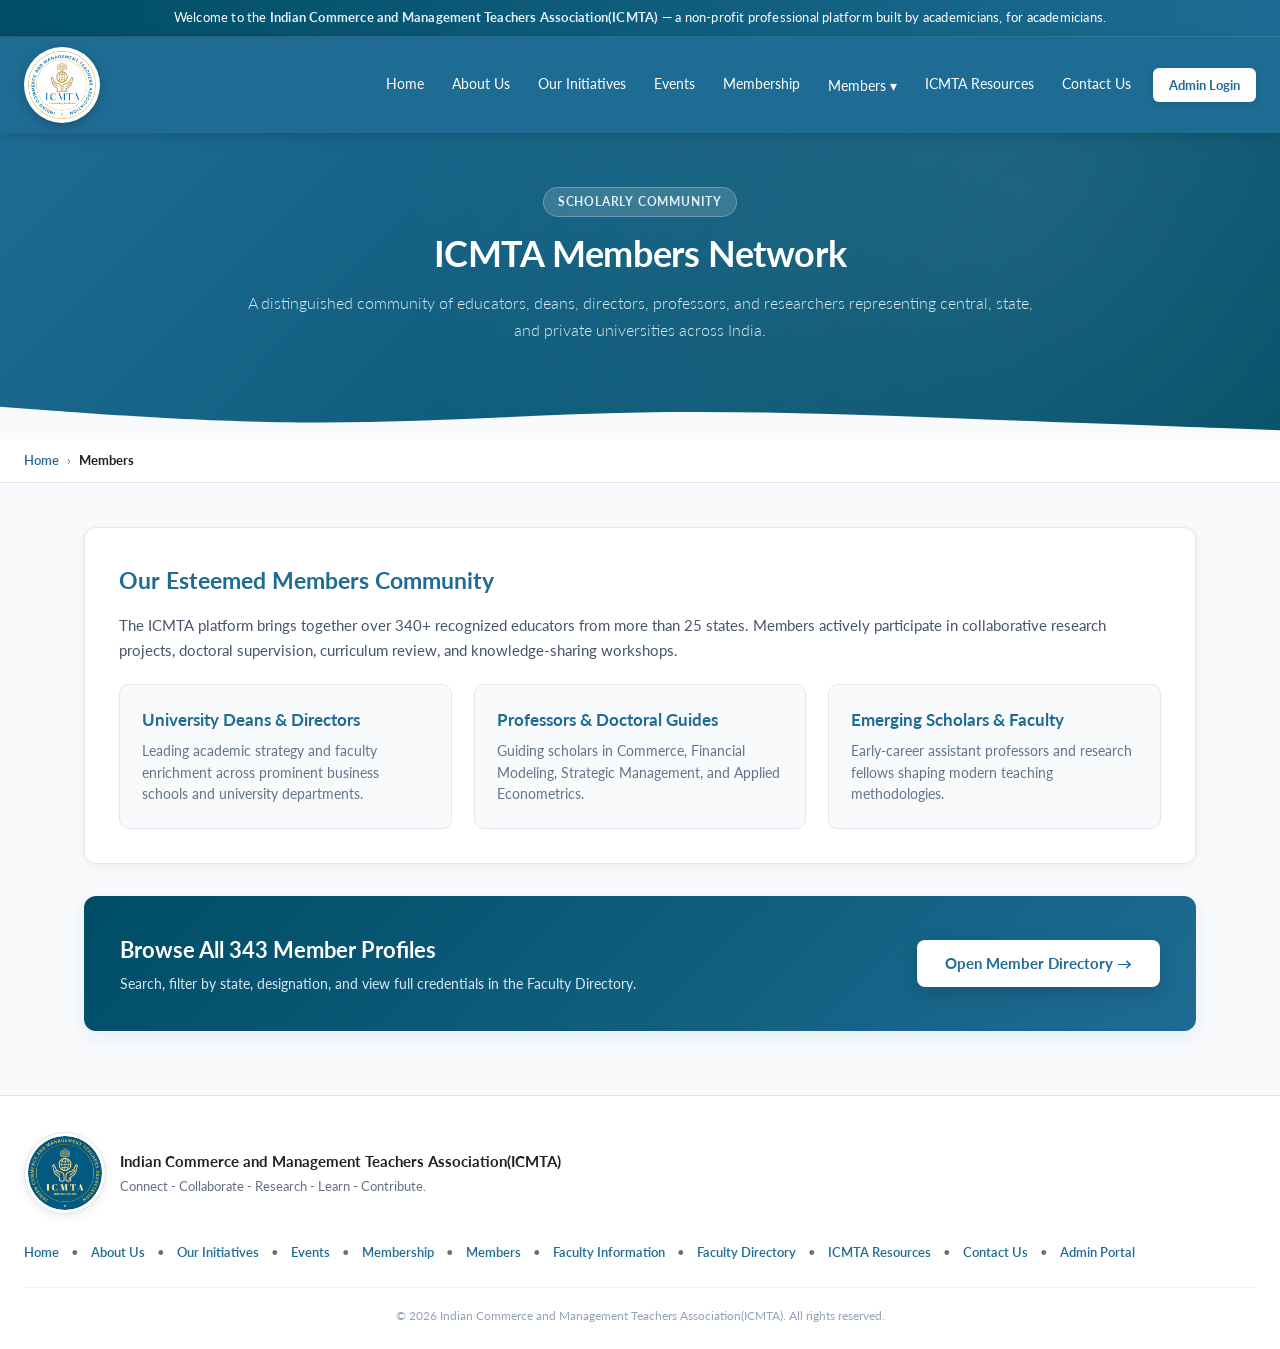
<file: members.html>
<!doctype html>
<html lang="en">
<head>
<meta charset="utf-8">
<meta name="viewport" content="width=device-width,initial-scale=1">
<title>Members — ICMTA Indian Commerce and Management Teachers Association</title>
<link rel="preconnect" href="https://fonts.googleapis.com">
<link rel="preconnect" href="https://fonts.gstatic.com" crossorigin>
<link href="https://fonts.googleapis.com/css2?family=Lato:ital,wght@0,300;0,400;0,700;1,300;1,400;1,700&display=swap" rel="stylesheet">
<link rel="stylesheet" href="css/style.css">
<!-- <link rel="icon" href="assets/images/ICMTA-logo.png" type="image/png"> -->

</head>
<body>

<div class="site-welcome-banner">
  Welcome to the <b>Indian Commerce and Management Teachers Association(ICMTA)</b> — a non-profit professional platform built by academicians, for academicians.
</div>

<header class="header">
  <div class="header-inner">
    <a href="index.html" class="brand">
      <img src="assets/images/ICMTA-logo.png" alt="ICMTA Logo" class="brand-logo">
      <div class="brand-text">
        <!--span class="brand-title">ICMTA</span-->
        <!--span class="brand-sub">Indian Commerce and Management Teachers</span-->
      </div>
    </a>
    <nav class="nav-links">
      <a href="index.html" class="nav-item ">Home</a>
      <a href="about-us.html" class="nav-item ">About Us</a>
      <a href="initiatives.html" class="nav-item ">Our Initiatives</a>
      <a href="events.html" class="nav-item ">Events</a>
      <a href="membership.html" class="nav-item ">Membership</a>
      <div class="nav-dropdown ">
        <a href="members.html" class="nav-item nav-dropdown-toggle">Members ▾</a>
        <div class="nav-dropdown-menu">
          <a href="public-directory.html" class="dropdown-item ">Member Directory</a>
        </div>
      </div>
      <a href="resources.html" class="nav-item ">ICMTA Resources</a>
      <a href="contact.html" class="nav-item ">Contact Us</a>
      <a href="admin.html" class="nav-btn-admin">Admin Login</a>
    </nav>
  </div>
</header>

<section class="site-hero">
  <div class="site-hero-inner">
    <span class="hero-badge">Scholarly Community</span>
    <h1>ICMTA Members Network</h1>
    <p>A distinguished community of educators, deans, directors, professors, and researchers representing central, state, and private universities across India.</p>
  </div>
  
<div class="hero-wave">
  <svg viewBox="0 0 1440 120" fill="none" preserveAspectRatio="none">
    <path d="M0,32L60,42.7C120,53,240,75,360,74.7C480,75,600,53,720,48C840,43,960,53,1080,64C1200,75,1320,85,1380,90.7L1440,96L1440,120L1380,120C1320,120,1200,120,1080,120C960,120,840,120,720,120C600,120,480,120,360,120C240,120,120,120,60,120L0,120Z" fill="#f8fafc"></path>
  </svg>
</div>

</section>

<div class="breadcrumb-bar">
  <div class="breadcrumb-inner">
    <a href="index.html">Home</a>
    <span>&rsaquo;</span>
    <span style="color:#212121;font-weight:700">Members</span>
  </div>
</div>

<main class="container">
  <div class="section-block">
    <h2> Our Esteemed Members Community</h2>
    <p>
      The ICMTA platform brings together over 340+ recognized educators from more than 25 states. Members actively participate in collaborative research projects, doctoral supervision, curriculum review, and knowledge-sharing workshops.
    </p>
    <div class="grid-3" style="margin-top:20px">
      <div class="feature-card">
        <!--div class="icon">🏛️</div-->
        <h3>University Deans & Directors</h3>
        <p>Leading academic strategy and faculty enrichment across prominent business schools and university departments.</p>
      </div>
      <div class="feature-card">
        <!--div class="icon">🎓</div-->
        <h3>Professors & Doctoral Guides</h3>
        <p>Guiding scholars in Commerce, Financial Modeling, Strategic Management, and Applied Econometrics.</p>
      </div>
      <div class="feature-card">
        <!--div class="icon">💡</div-->
        <h3>Emerging Scholars & Faculty</h3>
        <p>Early-career assistant professors and research fellows shaping modern teaching methodologies.</p>
      </div>
    </div>
  </div>

  <div class="banner-cta">
    <div class="banner-cta-text">
      <h3>Browse All 343 Member Profiles</h3>
      <p>Search, filter by state, designation, and view full credentials in the Faculty Directory.</p>
    </div>
    <a href="public-directory.html" class="btn-cta">
      <span>Open Member Directory &rarr;</span>
    </a>
  </div>
</main>

<footer class="footer">
  <div class="footer-inner">
    <div class="footer-brand">
      <img src="assets/images/ICMTA-footer-logo.png" alt="ICMTA Logo" class="footer-logo">
      <div>
        <b>Indian Commerce and Management Teachers Association(ICMTA)</b>
        <p>Connect - Collaborate - Research - Learn - Contribute.</p>
      </div>
    </div>
    <div class="footer-links">
      <a href="index.html">Home</a> &bull;
      <a href="about-us.html">About Us</a> &bull;
      <a href="initiatives.html">Our Initiatives</a> &bull;
      <a href="events.html">Events</a> &bull;
      <a href="membership.html">Membership</a> &bull;
      <a href="members.html">Members</a> &bull;
      <a href="faculty.html">Faculty Information</a> &bull;
      <a href="public-directory.html">Faculty Directory</a> &bull;
      <a href="resources.html">ICMTA Resources</a> &bull;
      <a href="contact.html">Contact Us</a> &bull;
      <a href="admin.html">Admin Portal</a>
    </div>
  </div>
  <div class="footer-bottom">
    &copy; 2026 Indian Commerce and Management Teachers Association(ICMTA). All rights reserved.
  </div>
</footer>
</body>
</html>
</file>
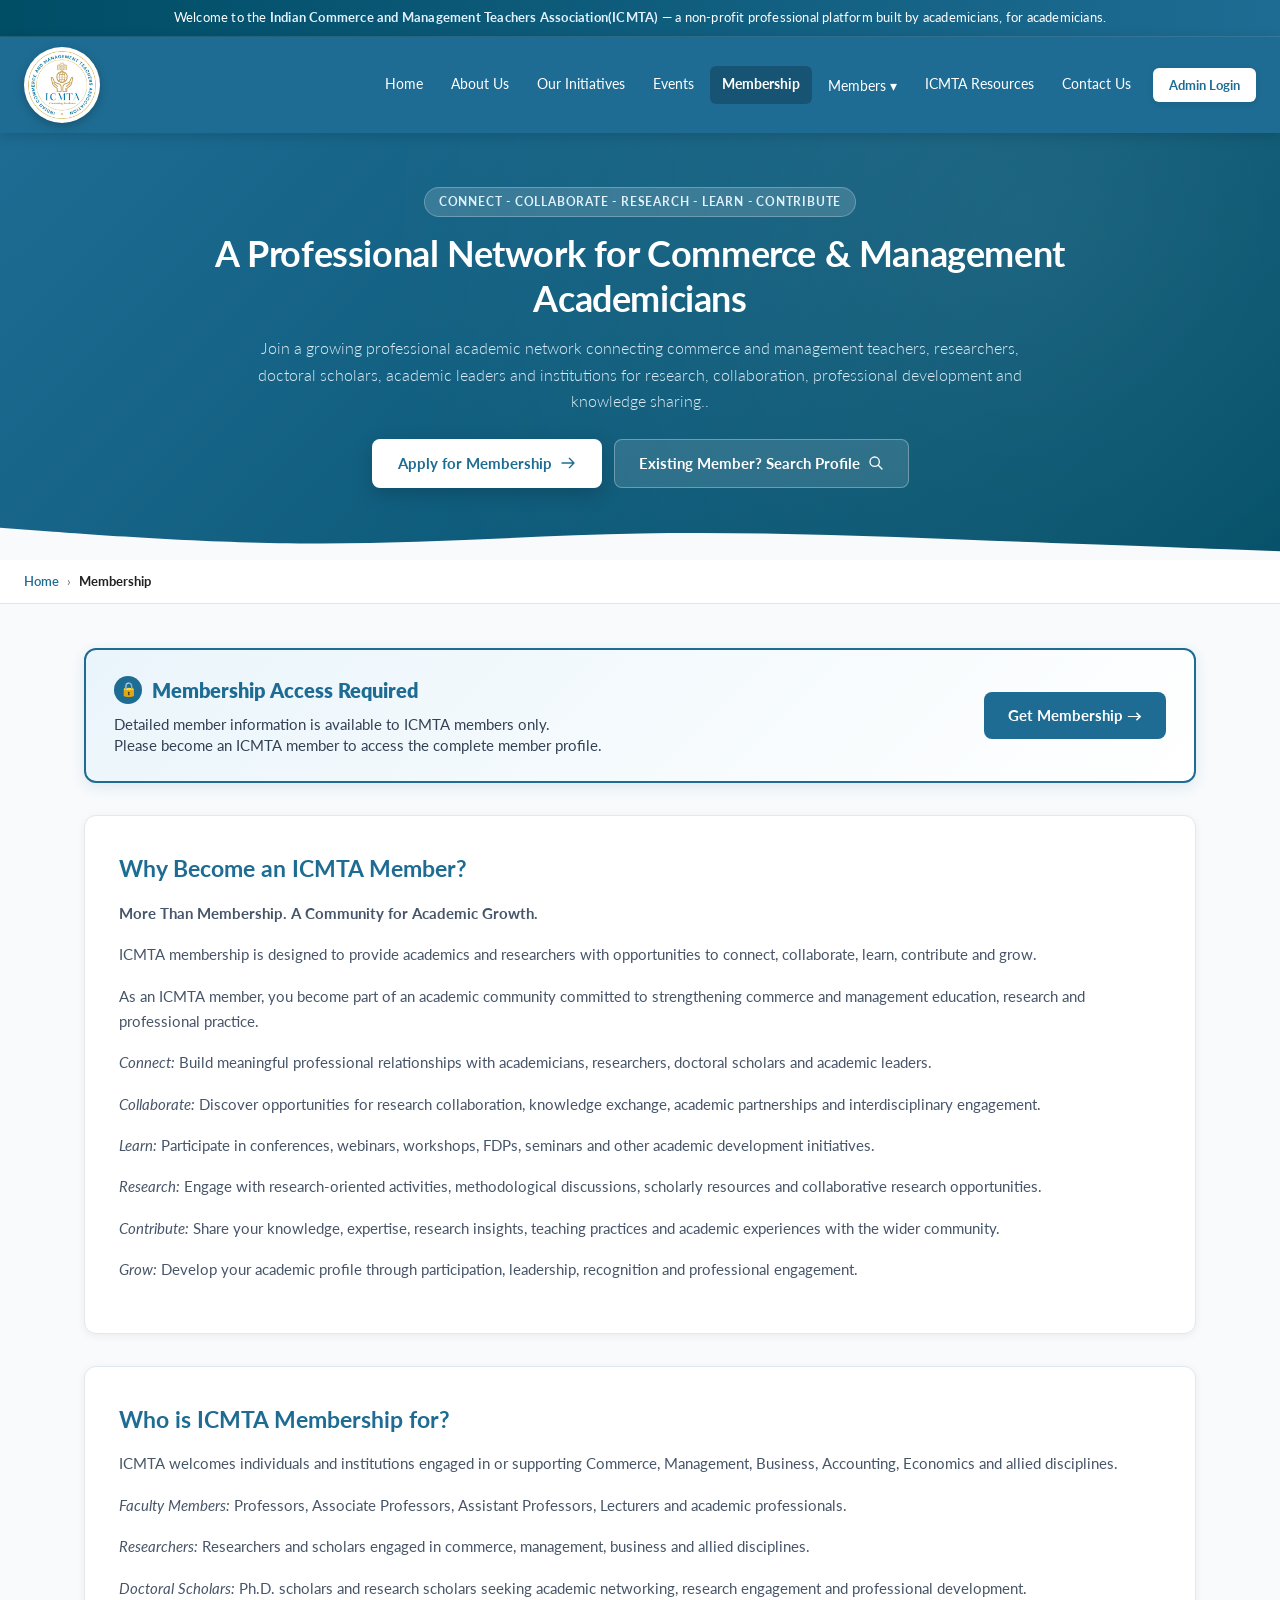
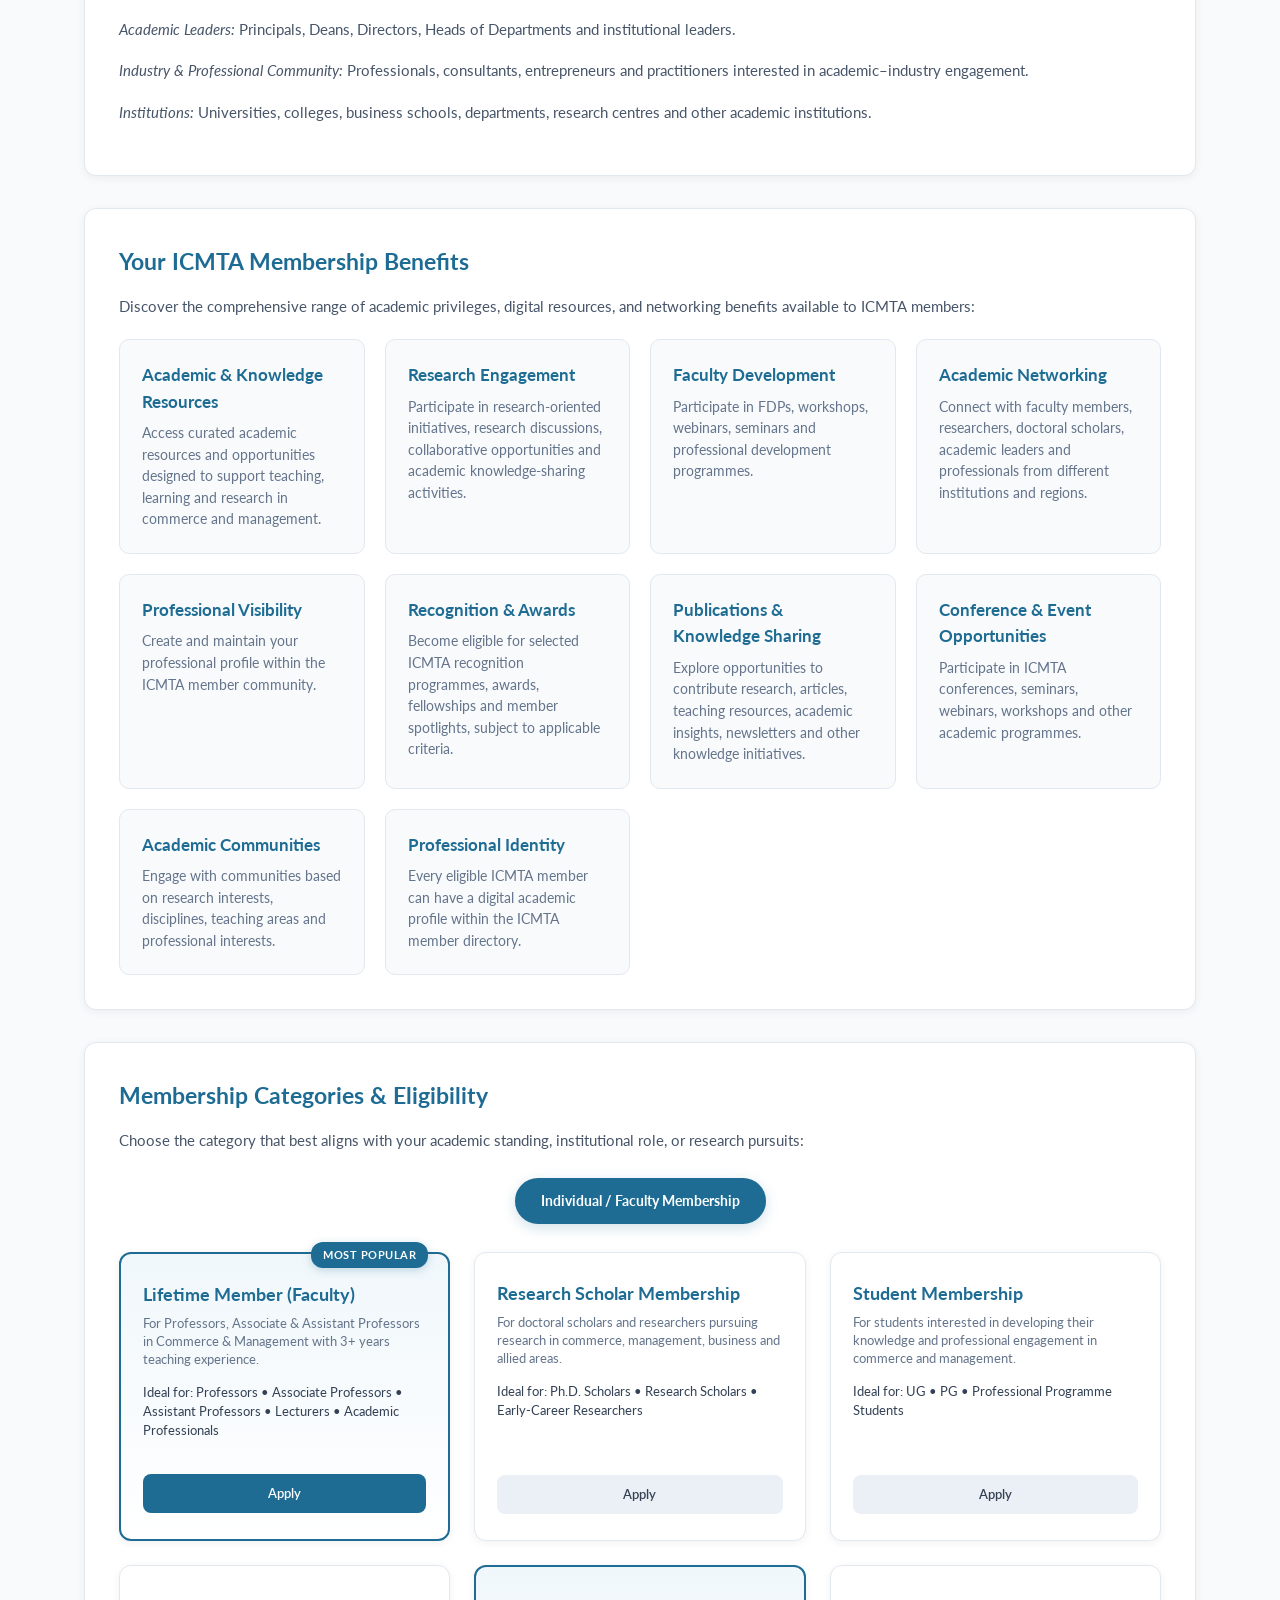
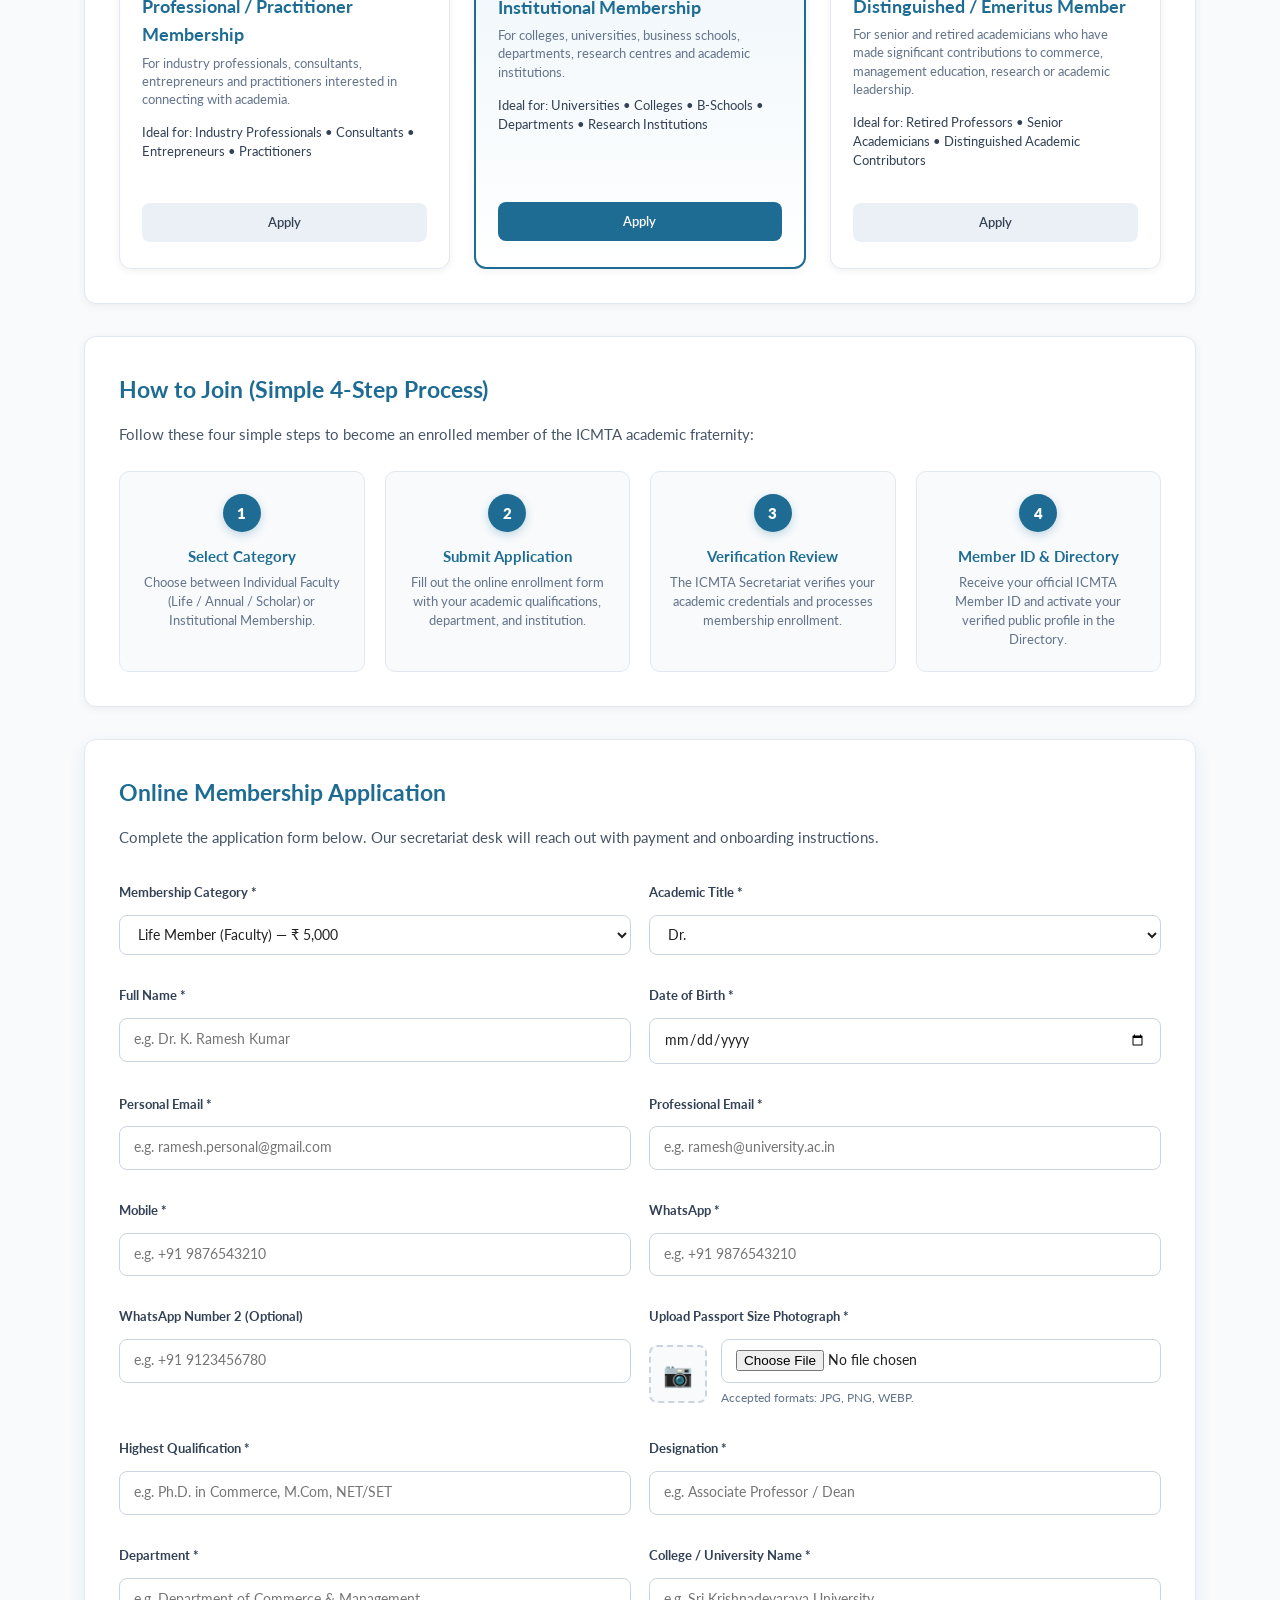
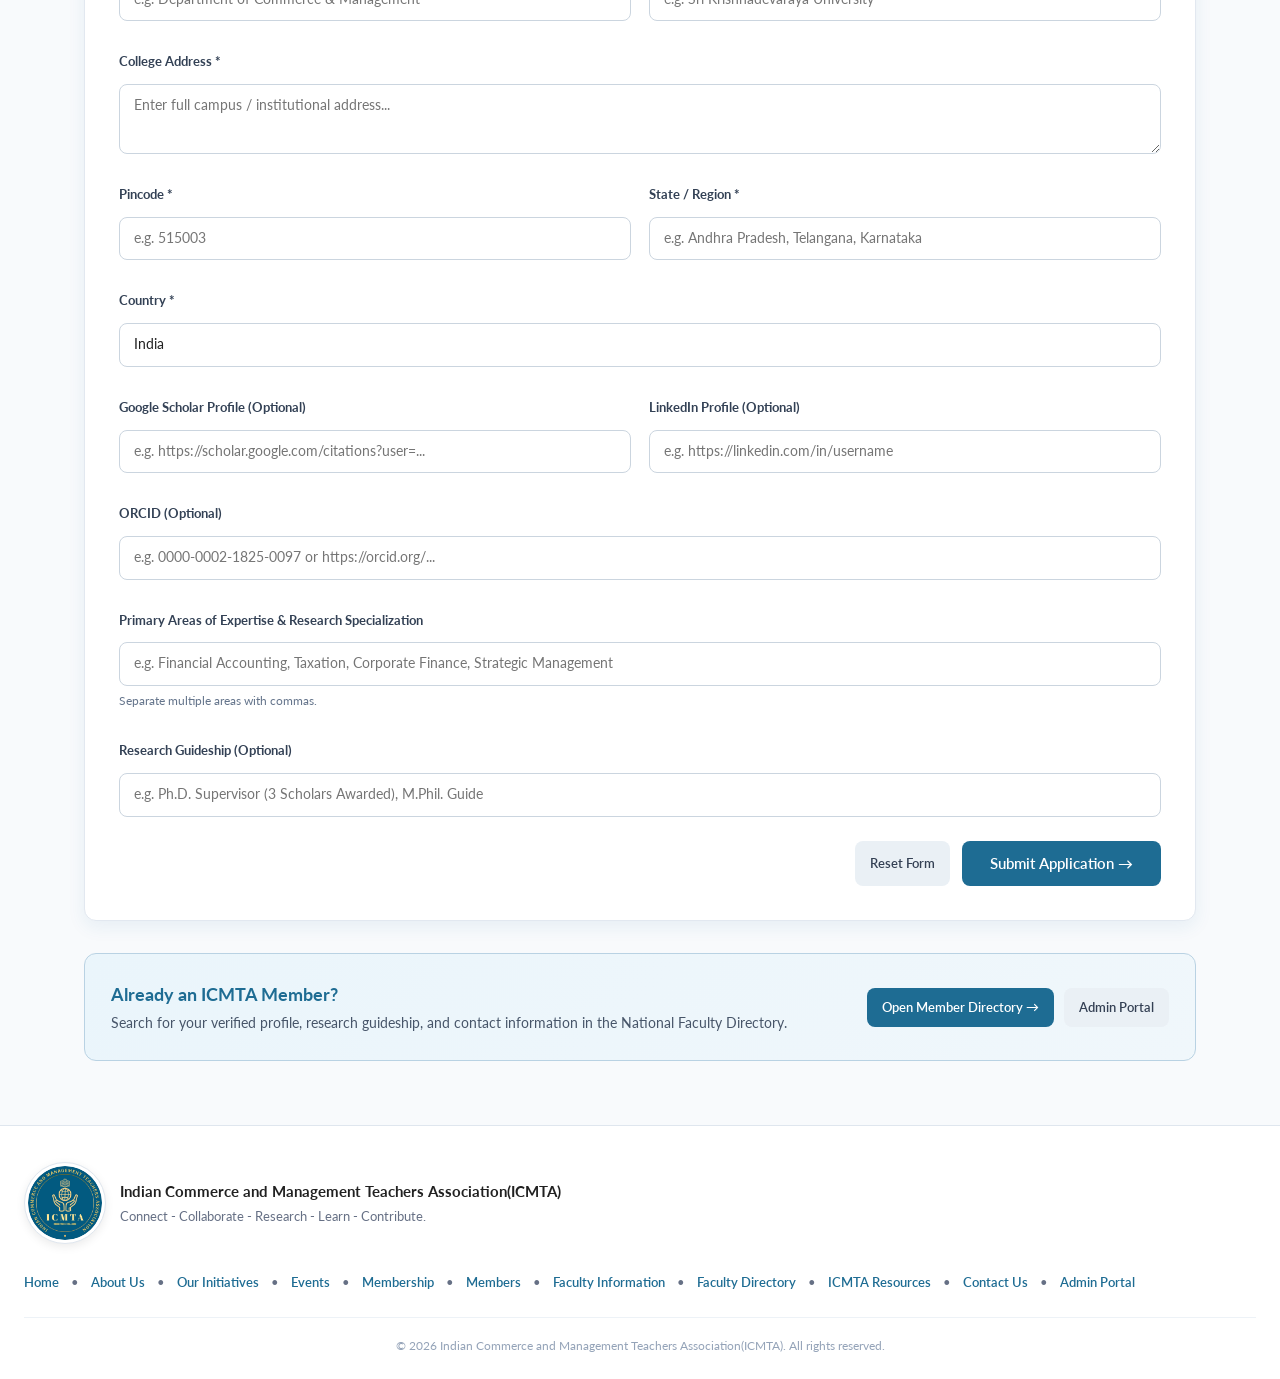
<file: membership.html>
<!doctype html>
<html lang="en">
<head>
<meta charset="utf-8">
<meta name="viewport" content="width=device-width,initial-scale=1">
<title>Membership — ICMTA Indian Commerce and Management Teachers Association</title>
<link rel="preconnect" href="https://fonts.googleapis.com">
<link rel="preconnect" href="https://fonts.gstatic.com" crossorigin>
<link href="https://fonts.googleapis.com/css2?family=Lato:ital,wght@0,300;0,400;0,700;1,300;1,400;1,700&display=swap" rel="stylesheet">
<link rel="stylesheet" href="css/style.css">
<!-- <link rel="icon" href="assets/images/ICMTA-logo.png" type="image/png"> -->
<style>

/* Membership Specific Layout & Components */
.membership-tabs{
  display:flex;
  gap:12px;
  margin:24px 0 28px;
  justify-content:center;
  flex-wrap:wrap;
}
.m-tab-btn{
  background:#ffffff;
  border:2px solid #cbd5e1;
  color:#334155;
  padding:10px 24px;
  border-radius:30px;
  font-size:14px;
  font-weight:700;
  cursor:pointer;
  transition:all .2s ease;
}
.m-tab-btn.active,.m-tab-btn:hover{
  background:#1e6c93;
  color:#ffffff;
  border-color:#1e6c93;
  box-shadow:0 4px 14px rgba(30,108,147,0.2);
}
.category-grid{
  display:grid;
  grid-template-columns:repeat(auto-fit, minmax(280px, 1fr));
  gap:24px;
  margin-top:20px;
}
.category-card{
  background:#ffffff;
  border:1px solid #e2e8f0;
  border-radius:12px;
  padding:26px 22px;
  transition:var(--transition);
  display:flex;
  flex-direction:column;
  position:relative;
  box-shadow:var(--shadow-sm);
}
.category-card:hover{
  transform:translateY(-4px);
  border-color:#1e6c93;
  box-shadow:var(--shadow-md);
}
.category-card.featured{
  border:2px solid #1e6c93;
  background:linear-gradient(180deg, #f0f7fb 0%, #ffffff 100%);
}
.badge-popular{
  position:absolute;
  top:-12px;
  right:20px;
  background:#1e6c93;
  color:#ffffff;
  padding:4px 12px;
  border-radius:12px;
  font-size:11px;
  font-weight:700;
  letter-spacing:0.5px;
  text-transform:uppercase;
  box-shadow:0 2px 8px rgba(30,108,147,0.25);
}
.cat-title{
  font-size:18px;
  font-weight:700;
  color:#1e6c93;
  margin-bottom:6px;
}
.cat-eligibility{
  font-size:12.5px;
  color:#64748b;
  margin-bottom:14px;
  min-height:36px;
  line-height:1.45;
}
.cat-fee{
  font-size:24px;
  font-weight:800;
  color:#0f172a;
  margin-bottom:18px;
  padding-bottom:14px;
  border-bottom:1px solid #e2e8f0;
  display:flex;
  align-items:baseline;
  gap:4px;
}
.cat-fee small{
  font-size:12px;
  font-weight:400;
  color:#64748b;
}
.hidden-on-page{display:none !important}
.cat-features{
  list-style:none;
  padding:0;
  margin:0 0 24px;
  flex-grow:1;
}
.cat-features li{
  font-size:13px;
  color:#334155;
  margin-bottom:10px;
  display:flex;
  align-items:flex-start;
  gap:8px;
  line-height:1.45;
}
.cat-features li svg{
  flex-shrink:0;
  width:16px;
  height:16px;
  color:#21865b;
  margin-top:2px;
}

/* Steps Flow */
.steps-grid{
  display:grid;
  grid-template-columns:repeat(4, 1fr);
  gap:20px;
  margin-top:24px;
}
.step-card{
  background:#f8fafc;
  border:1px solid #e2e8f0;
  border-radius:10px;
  padding:22px 18px;
  text-align:center;
  position:relative;
  transition:var(--transition);
}
.step-card:hover{
  background:#ffffff;
  border-color:#b9d2e3;
  transform:translateY(-3px);
  box-shadow:var(--shadow-sm);
}
.step-num{
  width:38px;
  height:38px;
  border-radius:50%;
  background:#1e6c93;
  color:#ffffff;
  font-weight:800;
  font-size:15px;
  display:inline-flex;
  align-items:center;
  justify-content:center;
  margin-bottom:12px;
  box-shadow:0 3px 8px rgba(30,108,147,0.25);
}
.step-card h3{
  font-size:15px;
  font-weight:700;
  color:#1e6c93;
  margin-bottom:6px;
}
.step-card p{
  font-size:12.5px;
  color:#64748b;
  margin:0;
  line-height:1.5;
}

/* Application Form */
.apply-form-container{
  background:#ffffff;
  border:1px solid #e2e8f0;
  border-radius:12px;
  padding:34px;
  box-shadow:var(--shadow-md);
}

/* Membership heading style */
.membership-choose{
  font-size:1.35rem;
  font-weight:800;
  color:#0f172a;
  margin-bottom:8px;
}
.form-grid{
  display:grid;
  grid-template-columns:1fr 1fr;
  gap:18px;
}
.full-col{
  grid-column:1/-1;
}
.form-group{
  display:flex;
  flex-direction:column;
  gap:6px;
}
.form-group label{
  font-size:13px;
  font-weight:700;
  color:#334155;
}
.form-group input,.form-group select,.form-group textarea{
  width:100%;
  padding:10px 14px;
  border:1px solid #cbd5df;
  border-radius:8px;
  font-size:13.5px;
  outline:none;
  transition:all .15s ease;
}
.form-group input:focus,.form-group select:focus,.form-group textarea:focus{
  border-color:#1e6c93;
  box-shadow:0 0 0 3px rgba(30,108,147,0.12);
}
.form-help{
  font-size:11.5px;
  color:#64748b;
}

/* Photo Upload Box */
.photo-upload-container{
  display:flex;
  align-items:center;
  gap:14px;
}
.photo-preview-box{
  width:58px;
  height:58px;
  border-radius:8px;
  border:2px dashed #cbd5df;
  background:#f8fafc;
  display:flex;
  align-items:center;
  justify-content:center;
  overflow:hidden;
  flex-shrink:0;
}
.photo-preview-box img{
  width:100%;
  height:100%;
  object-fit:cover;
  display:none;
}
.photo-preview-placeholder{
  font-size:24px;
  color:#94a3b8;
}

/* Existing Member Option Box */
.existing-member-box{
  background:linear-gradient(135deg, #eaf5fb 0%, #f0f7fb 100%);
  border:1px solid #b9d2e3;
  border-radius:12px;
  padding:26px;
  display:flex;
  justify-content:space-between;
  align-items:center;
  flex-wrap:wrap;
  gap:20px;
  margin-top:28px;
}
.existing-member-box h3{
  font-size:18px;
  font-weight:700;
  color:#1e6c93;
  margin-bottom:4px;
}
.existing-member-box p{
  font-size:13.5px;
  color:#475569;
  margin:0;
}

/* Benefits 4-Column Grid */
.benefits-grid{
  display:grid;
  grid-template-columns:repeat(4, 1fr);
  gap:20px;
  margin-top:20px;
}
.benefits-grid .feature-card{
  height:100%;
}

@media(max-width:1100px){
  .benefits-grid{grid-template-columns:repeat(2, 1fr)}
}
@media(max-width:980px){
  .steps-grid{grid-template-columns:1fr 1fr}
  .form-grid{grid-template-columns:1fr}
}
@media(max-width:640px){
  .benefits-grid{grid-template-columns:1fr}
  .steps-grid{grid-template-columns:1fr}
  .existing-member-box{flex-direction:column;text-align:center}
}

</style>
</head>
<body>

<div class="site-welcome-banner">
  Welcome to the <b>Indian Commerce and Management Teachers Association(ICMTA)</b> — a non-profit professional platform built by academicians, for academicians.
</div>

<header class="header">
  <div class="header-inner">
    <a href="index.html" class="brand">
      <img src="assets/images/ICMTA-logo.png" alt="ICMTA Logo" class="brand-logo">
      <div class="brand-text">
        <!--span class="brand-title">ICMTA</span-->
        <!--span class="brand-sub">Indian Commerce and Management Teachers</span-->
      </div>
    </a>
    <nav class="nav-links">
      <a href="index.html" class="nav-item ">Home</a>
      <a href="about-us.html" class="nav-item ">About Us</a>
      <a href="initiatives.html" class="nav-item ">Our Initiatives</a>
      <a href="events.html" class="nav-item ">Events</a>
      <a href="membership.html" class="nav-item active">Membership</a>
      <div class="nav-dropdown ">
        <a href="members.html" class="nav-item nav-dropdown-toggle">Members ▾</a>
        <div class="nav-dropdown-menu">
          <a href="public-directory.html" class="dropdown-item ">Member Directory</a>
        </div>
      </div>
      <a href="resources.html" class="nav-item ">ICMTA Resources</a>
      <a href="contact.html" class="nav-item ">Contact Us</a>
      <a href="admin.html" class="nav-btn-admin">Admin Login</a>
    </nav>
  </div>
</header>

<section class="site-hero">
  <div class="site-hero-inner">
    <span class="hero-badge">Connect - Collaborate - Research - Learn - Contribute</span>
    <h1>A Professional Network for Commerce & Management Academicians</h1>
    <p>
      Join a growing professional academic network connecting commerce and management teachers, researchers, doctoral scholars, academic leaders and institutions for research, collaboration, professional development and knowledge sharing..
    </p>
    <div class="hero-actions">
      <a href="#apply-section" class="hero-cta-primary">
        <span>Apply for Membership</span>
        <svg style="width:16px;height:16px" fill="none" stroke="currentColor" viewBox="0 0 24 24"><path stroke-linecap="round" stroke-linejoin="round" stroke-width="2" d="M14 5l7 7m0 0l-7 7m7-7H3"></path></svg>
      </a>
      <a href="public-directory.html" class="hero-cta-secondary">
        <span>Existing Member? Search Profile</span>
        <svg style="width:16px;height:16px" fill="none" stroke="currentColor" viewBox="0 0 24 24"><path stroke-linecap="round" stroke-linejoin="round" stroke-width="2" d="M21 21l-6-6m2-5a7 7 0 11-14 0 7 7 0 0114 0z"></path></svg>
      </a>
    </div>
  </div>
  
<div class="hero-wave">
  <svg viewBox="0 0 1440 120" fill="none" preserveAspectRatio="none">
    <path d="M0,32L60,42.7C120,53,240,75,360,74.7C480,75,600,53,720,48C840,43,960,53,1080,64C1200,75,1320,85,1380,90.7L1440,96L1440,120L1380,120C1320,120,1200,120,1080,120C960,120,840,120,720,120C600,120,480,120,360,120C240,120,120,120,60,120L0,120Z" fill="#f8fafc"></path>
  </svg>
</div>

</section>

<div class="breadcrumb-bar">
  <div class="breadcrumb-inner">
    <a href="index.html">Home</a>
    <span>&rsaquo;</span>
    <span style="color:#212121;font-weight:700">Membership</span>
  </div>
</div>

<main class="container">

  <!-- Membership Access Required Banner -->
  <div class="membership-access-card" style="background:linear-gradient(135deg, #eaf5fb 0%, #ffffff 100%);border:2px solid #1e6c93;border-radius:12px;padding:24px 28px;margin-bottom:32px;display:flex;justify-content:space-between;align-items:center;flex-wrap:wrap;gap:20px;box-shadow:0 4px 14px rgba(30,108,147,0.12)">
    <div style="max-width:760px">
      <div style="display:flex;align-items:center;gap:10px;margin-bottom:8px">
        <span style="display:inline-flex;align-items:center;justify-content:center;width:28px;height:28px;border-radius:50%;background:#1e6c93;color:#ffffff;font-size:14px;font-weight:700">🔒</span>
        <h2 style="font-size:20px;font-weight:800;color:#1e6c93;margin:0">Membership Access Required</h2>
      </div>
      <p style="font-size:14.5px;color:#334155;margin:0;line-height:1.5">
        Detailed member information is available to ICMTA members only.<br>
        Please become an ICMTA member to access the complete member profile.
      </p>
    </div>
    <div>
      <a href="#apply-section" class="btn primary" style="font-size:14.5px;padding:12px 24px;border-radius:8px;text-decoration:none;display:inline-flex;align-items:center;gap:8px;font-weight:700">
        Get Membership &rarr;
      </a>
    </div>
  </div>

  <!-- 1. Introduction & Why Join -->
  <div class="section-block">
    <h2> Why Become an ICMTA Member?</h2>
    <p><b>More Than Membership. A Community for Academic Growth.</b></p>
    <p>ICMTA membership is designed to provide academics and researchers with opportunities to connect, collaborate, learn, contribute and grow.</p>
    <p>As an ICMTA member, you become part of an academic community committed to strengthening commerce and management education, research and professional practice.</p>
    <p><i>Connect:</i> Build meaningful professional relationships with academicians, researchers, doctoral scholars and academic leaders.</p>
    <p><i>Collaborate:</i> Discover opportunities for research collaboration, knowledge exchange, academic partnerships and interdisciplinary engagement.</p>
    <p><i>Learn:</i> Participate in conferences, webinars, workshops, FDPs, seminars and other academic development initiatives.</p>
    <p><i>Research:</i> Engage with research-oriented activities, methodological discussions, scholarly resources and collaborative research opportunities.</p>
    <p><i>Contribute:</i> Share your knowledge, expertise, research insights, teaching practices and academic experiences with the wider community.</p>
    <p><i>Grow:</i> Develop your academic profile through participation, leadership, recognition and professional engagement.</p>
  </div>

  <!-- 2. Who is ICMTA Membership for? -->
  <div class="section-block">
    <h2> Who is ICMTA Membership for?</h2>
    <p>ICMTA welcomes individuals and institutions engaged in or supporting Commerce, Management, Business, Accounting, Economics and allied disciplines.</p>
    <p><i>Faculty Members:</i> Professors, Associate Professors, Assistant Professors, Lecturers and academic professionals.</p>
    <p><i>Researchers:</i> Researchers and scholars engaged in commerce, management, business and allied disciplines.</p>
    <p><i>Doctoral Scholars:</i> Ph.D. scholars and research scholars seeking academic networking, research engagement and professional development.</p>
    <p><i>Academic Leaders:</i> Principals, Deans, Directors, Heads of Departments and institutional leaders.</p>
    <p><i>Industry & Professional Community:</i> Professionals, consultants, entrepreneurs and practitioners interested in academic–industry engagement.</p>
    <p><i>Institutions:</i> Universities, colleges, business schools, departments, research centres and other academic institutions.</p>
  </div>

  <!-- 3. Membership Benefits -->
  <div class="section-block">
    <h2> Your ICMTA Membership Benefits</h2>
    <p>Discover the comprehensive range of academic privileges, digital resources, and networking benefits available to ICMTA members:</p>

    <div class="benefits-grid">
      <div class="feature-card">
        <!--div class="icon">📚</div-->
        <h3>Academic & Knowledge Resources</h3>
        <p>Access curated academic resources and opportunities designed to support teaching, learning and research in commerce and management.</p>
      </div>
      <div class="feature-card">
        <!--div class="icon">🔬</div-->
        <h3>Research Engagement</h3>
        <p>Participate in research-oriented initiatives, research discussions, collaborative opportunities and academic knowledge-sharing activities.</p>
      </div>
      <div class="feature-card">
        <!--div class="icon">🎓</div-->
        <h3>Faculty Development</h3>
        <p>Participate in FDPs, workshops, webinars, seminars and professional development programmes.</p>
      </div>
      <div class="feature-card">
        <!--div class="icon">🌐</div-->
        <h3>Academic Networking</h3>
        <p>Connect with faculty members, researchers, doctoral scholars, academic leaders and professionals from different institutions and regions.</p>
      </div>
      <div class="feature-card">
        <!--div class="icon">👥</div-->
        <h3>Professional Visibility</h3>
        <p>Create and maintain your professional profile within the ICMTA member community.</p>
      </div>
      <div class="feature-card">
        <!--div class="icon">🏆</div-->
        <h3>Recognition & Awards</h3>
        <p>Become eligible for selected ICMTA recognition programmes, awards, fellowships and member spotlights, subject to applicable criteria.</p>
      </div>
      <div class="feature-card">
        <!--div class="icon">📑</div-->
        <h3>Publications & Knowledge Sharing</h3>
        <p>Explore opportunities to contribute research, articles, teaching resources, academic insights, newsletters and other knowledge initiatives.</p>
      </div>
      <div class="feature-card">
        <!--div class="icon">🎙️</div-->
        <h3>Conference & Event Opportunities</h3>
        <p>Participate in ICMTA conferences, seminars, webinars, workshops and other academic programmes.</p>
      </div>
      <div class="feature-card">
        <!--div class="icon">🏛️</div-->
        <h3>Academic Communities</h3>
        <p>Engage with communities based on research interests, disciplines, teaching areas and professional interests.</p>
      </div>
      <div class="feature-card">
        <!--div class="icon">🪪</div-->
        <h3>Professional Identity</h3>
        <p>Every eligible ICMTA member can have a digital academic profile within the ICMTA member directory.</p>
      </div>
    </div>
  </div>

  <!-- 3. Membership Categories -->
  <div class="section-block">
    <h2> Membership Categories & Eligibility</h2>
    <p>Choose the category that best aligns with your academic standing, institutional role, or research pursuits:</p>

    <!-- Category Toggle Buttons -->
    <div class="membership-tabs">
      <button class="m-tab-btn active">Individual / Faculty Membership</button>
    </div>

    <!-- Individual Membership Grid -->
    <div id="cat-individual" class="category-grid">
      
      <!-- Category 1: Life Member -->
      <div class="category-card featured">
        <span class="badge-popular">Most Popular</span>
        <div class="cat-title">Lifetime Member (Faculty)</div>
        <div class="cat-eligibility">For Professors, Associate & Assistant Professors in Commerce & Management with 3+ years teaching experience.</div>
        <div class="cat-fee hidden-on-page">₹ 5,000 <small>/ Lifetime</small></div>
        <ul class="cat-features">
          <li>Ideal for: Professors • Associate Professors • Assistant Professors • Lecturers • Academic Professionals</li>
        </ul>
        <a href="#apply-section" onclick="selectPlan('Individual Academic Membership')" class="btn primary full">Apply</a>
      </div>

      <div class="category-card" data-price="TBD">
        <div class="cat-title">Research Scholar Membership</div>
        <div class="cat-eligibility">For doctoral scholars and researchers pursuing research in commerce, management, business and allied areas.</div>
        <ul class="cat-features">
          <li>Ideal for: Ph.D. Scholars • Research Scholars • Early-Career Researchers</li>
        </ul>
        <a href="#apply-section" onclick="selectPlan('Research Scholar Membership')" class="btn secondary full">Apply</a>
      </div>

      <div class="category-card" data-price="TBD">
        <div class="cat-title">Student Membership</div>
        <div class="cat-eligibility">For students interested in developing their knowledge and professional engagement in commerce and management.</div>
        <ul class="cat-features">
          <li>Ideal for: UG • PG • Professional Programme Students</li>
        </ul>
        <a href="#apply-section" onclick="selectPlan('Student Membership')" class="btn secondary full">Apply</a>
      </div>

      <div class="category-card" data-price="TBD">
        <div class="cat-title">Professional / Practitioner Membership</div>
        <div class="cat-eligibility">For industry professionals, consultants, entrepreneurs and practitioners interested in connecting with academia.</div>
        <ul class="cat-features">
          <li>Ideal for: Industry Professionals • Consultants • Entrepreneurs • Practitioners</li>
        </ul>
        <a href="#apply-section" onclick="selectPlan('Professional/Practitioner Membership')" class="btn secondary full">Apply</a>
      </div>

      <div class="category-card featured" data-price="TBD">
        <div class="cat-title">Institutional Membership</div>
        <div class="cat-eligibility">For colleges, universities, business schools, departments, research centres and academic institutions.</div>
        <ul class="cat-features">
          <li>Ideal for: Universities • Colleges • B-Schools • Departments • Research Institutions</li>
        </ul>
        <a href="#apply-section" onclick="selectPlan('Institutional Membership')" class="btn primary full">Apply</a>
      </div>

      <div class="category-card" data-price="TBD">
        <div class="cat-title">Distinguished / Emeritus Member</div>
        <div class="cat-eligibility">For senior and retired academicians who have made significant contributions to commerce, management education, research or academic leadership.</div>
        <ul class="cat-features">
          <li>Ideal for: Retired Professors • Senior Academicians • Distinguished Academic Contributors</li>
        </ul>
        <a href="#apply-section" onclick="selectPlan('Distinguished / Emeritus Member')" class="btn secondary full">Apply</a>
      </div>

    </div>
    
    <!-- Institutional membership grid removed per request -->
  </div>

  <!-- 4. How to Join -->
  <div class="section-block">
    <h2> How to Join (Simple 4-Step Process)</h2>
    <p>Follow these four simple steps to become an enrolled member of the ICMTA academic fraternity:</p>

    <div class="steps-grid">
      <div class="step-card">
        <div class="step-num">1</div>
        <h3>Select Category</h3>
        <p>Choose between Individual Faculty (Life / Annual / Scholar) or Institutional Membership.</p>
      </div>
      <div class="step-card">
        <div class="step-num">2</div>
        <h3>Submit Application</h3>
        <p>Fill out the online enrollment form with your academic qualifications, department, and institution.</p>
      </div>
      <div class="step-card">
        <div class="step-num">3</div>
        <h3>Verification Review</h3>
        <p>The ICMTA Secretariat verifies your academic credentials and processes membership enrollment.</p>
      </div>
      <div class="step-card">
        <div class="step-num">4</div>
        <h3>Member ID & Directory</h3>
        <p>Receive your official ICMTA Member ID and activate your verified public profile in the Directory.</p>
      </div>
    </div>
  </div>

  <!-- 5. Online Application Form -->
  <div id="apply-section" class="section-block apply-form-container">
    <h2> Online Membership Application</h2>
    <p>Complete the application form below. Our secretariat desk will reach out with payment and onboarding instructions.</p>

    <form id="membershipForm" onsubmit="handleMembershipSubmit(event)" style="margin-top:20px">
      <div class="form-grid">
        
        <div class="form-group">
          <label>Membership Category *</label>
          <select id="mCategory" required>
            <option value="Life Member (Faculty)">Life Member (Faculty) — ₹ 5,000</option>
            <option value="Annual Member (Faculty)">Annual Member (Faculty) — ₹ 1,000</option>
            <option value="Research Scholar Member">Research Scholar Member — ₹ 600</option>
            <option value="Institutional (University / B-School)">Institutional (University / B-School) — ₹ 25,000</option>
            <option value="Institutional (College / Institute)">Institutional (College / Institute) — ₹ 12,000</option>
          </select>
        </div>

        <div class="form-group">
          <label>Academic Title *</label>
          <select id="mTitle" required>
            <option>Dr.</option>
            <option>Prof.</option>
            <option>Mr.</option>
            <option>Mrs.</option>
            <option>Ms.</option>
          </select>
        </div>

        <div class="form-group">
          <label>Full Name *</label>
          <input id="mName" required placeholder="e.g. Dr. K. Ramesh Kumar">
        </div>

        <div class="form-group">
          <label>Date of Birth *</label>
          <input id="mDob" type="date" required>
        </div>

        <div class="form-group">
          <label>Personal Email *</label>
          <input id="mPersonalEmail" type="email" required placeholder="e.g. ramesh.personal@gmail.com">
        </div>

        <div class="form-group">
          <label>Professional Email *</label>
          <input id="mEmail" type="email" required placeholder="e.g. ramesh@university.ac.in">
        </div>

        <div class="form-group">
          <label>Mobile *</label>
          <input id="mMobile" type="tel" required placeholder="e.g. +91 9876543210">
        </div>

        <div class="form-group">
          <label>WhatsApp *</label>
          <input id="mWhatsapp" type="tel" required placeholder="e.g. +91 9876543210">
        </div>

        <div class="form-group">
          <label>WhatsApp Number 2 (Optional)</label>
          <input id="mWhatsapp2" type="tel" placeholder="e.g. +91 9123456780">
        </div>

        <div class="form-group">
          <label>Upload Passport Size Photograph *</label>
          <div class="photo-upload-container">
            <div class="photo-preview-box" id="photoPreviewBox">
              <span class="photo-preview-placeholder" id="photoPlaceholder">📷</span>
              <img id="photoPreviewImg" alt="Photo Preview">
            </div>
            <div style="flex-grow:1">
              <input id="mPhoto" type="file" accept="image/*" required onchange="handlePhotoPreview(event)">
              <span class="form-help">Accepted formats: JPG, PNG, WEBP.</span>
            </div>
          </div>
        </div>

        <div class="form-group">
          <label>Highest Qualification *</label>
          <input id="mQual" required placeholder="e.g. Ph.D. in Commerce, M.Com, NET/SET">
        </div>

        <div class="form-group">
          <label>Designation *</label>
          <input id="mDesig" required placeholder="e.g. Associate Professor / Dean">
        </div>

        <div class="form-group">
          <label>Department *</label>
          <input id="mDept" required placeholder="e.g. Department of Commerce & Management">
        </div>

        <div class="form-group">
          <label>College / University Name *</label>
          <input id="mCollege" required placeholder="e.g. Sri Krishnadevaraya University">
        </div>

        <div class="form-group full-col">
          <label>College Address *</label>
          <textarea id="mCollegeAddress" required placeholder="Enter full campus / institutional address..." style="min-height:70px"></textarea>
        </div>

        <div class="form-group">
          <label>Pincode *</label>
          <input id="mPincode" required placeholder="e.g. 515003">
        </div>

        <div class="form-group">
          <label>State / Region *</label>
          <input id="mState" required placeholder="e.g. Andhra Pradesh, Telangana, Karnataka">
        </div>

        <div class="form-group full-col">
          <label>Country *</label>
          <input id="mCountry" required value="India" placeholder="e.g. India">
        </div>

        <div class="form-group">
          <label>Google Scholar Profile (Optional)</label>
          <input id="mScholar" placeholder="e.g. https://scholar.google.com/citations?user=...">
        </div>

        <div class="form-group">
          <label>LinkedIn Profile (Optional)</label>
          <input id="mLinkedin" placeholder="e.g. https://linkedin.com/in/username">
        </div>

        <div class="form-group full-col">
          <label>ORCID (Optional)</label>
          <input id="mOrcid" placeholder="e.g. 0000-0002-1825-0097 or https://orcid.org/...">
        </div>

        <div class="form-group full-col">
          <label>Primary Areas of Expertise & Research Specialization</label>
          <input id="mExpertise" placeholder="e.g. Financial Accounting, Taxation, Corporate Finance, Strategic Management">
          <span class="form-help">Separate multiple areas with commas.</span>
        </div>

        <div class="form-group full-col">
          <label>Research Guideship (Optional)</label>
          <input id="mGuideship" placeholder="e.g. Ph.D. Supervisor (3 Scholars Awarded), M.Phil. Guide">
        </div>

      </div>

      <div style="margin-top:24px;display:flex;justify-content:flex-end;gap:12px;flex-wrap:wrap">
        <button type="reset" class="btn secondary">Reset Form</button>
        <button type="submit" class="btn primary" style="padding:11px 28px;font-size:14.5px">Submit Application &rarr;</button>
      </div>

      <div id="appSuccessAlert" style="display:none;margin-top:20px;padding:16px;background:#eaf7f0;border-left:4px solid #21865b;border-radius:8px;color:#1d754e">
        <b style="display:block;font-size:15px;margin-bottom:4px">🎉 Application Submitted Successfully!</b>
        <p style="margin:0;font-size:13px;color:#2e694d">Thank you for applying to the Indian Commerce and Management Teachers Association(ICMTA). Our secretariat team will review your application and email the formal confirmation within 1-2 business days.</p>
      </div>
    </form>
  </div>

  <!-- 6. Existing Member / Profile Search Option -->
  <div class="existing-member-box">
    <div>
      <h3> Already an ICMTA Member?</h3>
      <p>Search for your verified profile, research guideship, and contact information in the National Faculty Directory.</p>
    </div>
    <div style="display:flex;gap:10px;flex-wrap:wrap">
      <a href="public-directory.html" class="btn primary">Open Member Directory &rarr;</a>
      <a href="admin.html" class="btn secondary">Admin Portal</a>
    </div>
  </div>

</main>

<footer class="footer">
  <div class="footer-inner">
    <div class="footer-brand">
      <img src="assets/images/ICMTA-footer-logo.png" alt="ICMTA Logo" class="footer-logo">
      <div>
        <b>Indian Commerce and Management Teachers Association(ICMTA)</b>
        <p>Connect - Collaborate - Research - Learn - Contribute.</p>
      </div>
    </div>
    <div class="footer-links">
      <a href="index.html">Home</a> &bull;
      <a href="about-us.html">About Us</a> &bull;
      <a href="initiatives.html">Our Initiatives</a> &bull;
      <a href="events.html">Events</a> &bull;
      <a href="membership.html">Membership</a> &bull;
      <a href="members.html">Members</a> &bull;
      <a href="faculty.html">Faculty Information</a> &bull;
      <a href="public-directory.html">Faculty Directory</a> &bull;
      <a href="resources.html">ICMTA Resources</a> &bull;
      <a href="contact.html">Contact Us</a> &bull;
      <a href="admin.html">Admin Portal</a>
    </div>
  </div>
  <div class="footer-bottom">
    &copy; 2026 Indian Commerce and Management Teachers Association(ICMTA). All rights reserved.
  </div>
</footer>

<script>
function switchCategory(type){
  const indBtn = document.querySelectorAll('.m-tab-btn')[0];
  const indGrid = document.getElementById('cat-individual');
  const instBtn = document.getElementById('tab-institutional');
  const instGrid = document.getElementById('cat-institutional');

  if(type === 'individual'){
    indBtn.classList.add('active');
    if(instBtn) instBtn.classList.remove('active');
    indBtn.setAttribute('aria-selected','true');
    indBtn.setAttribute('tabindex','0');
    if(instBtn) instBtn.setAttribute('aria-selected','false');
    if(instBtn) instBtn.setAttribute('tabindex','-1');
    if(indGrid) indGrid.style.display = 'grid';
    if(instGrid) instGrid.style.display = 'none';
  } else {
    if(instBtn) instBtn.classList.add('active');
    if(indBtn) indBtn.classList.remove('active');
    if(instBtn) instBtn.setAttribute('aria-selected','true');
    if(instBtn) instBtn.setAttribute('tabindex','0');
    if(indBtn) indBtn.setAttribute('aria-selected','false');
    if(indBtn) indBtn.setAttribute('tabindex','-1');
    if(instGrid) instGrid.style.display = 'grid';
    if(indGrid) indGrid.style.display = 'none';
  }
}

function selectPlan(planName){
  const sel = document.getElementById('mCategory');
  if(sel){
    for(let i=0; i<sel.options.length; i++){
      if(sel.options[i].value.includes(planName) || sel.options[i].text.includes(planName)){
        sel.selectedIndex = i;
        break;
      }
    }
  }
}

function handlePhotoPreview(e){
  const file = e.target.files && e.target.files[0];
  const img = document.getElementById('photoPreviewImg');
  const placeholder = document.getElementById('photoPlaceholder');
  if(file){
    const reader = new FileReader();
    reader.onload = function(evt){
      if(img){
        img.src = evt.target.result;
        img.style.display = 'block';
      }
      if(placeholder){
        placeholder.style.display = 'none';
      }
    };
    reader.readAsDataURL(file);
  } else {
    resetPhotoPreview();
  }
}

function resetPhotoPreview(){
  const img = document.getElementById('photoPreviewImg');
  const placeholder = document.getElementById('photoPlaceholder');
  if(img){
    img.src = '';
    img.style.display = 'none';
  }
  if(placeholder){
    placeholder.style.display = 'block';
  }
}

function handleMembershipSubmit(e){
  e.preventDefault();
  const alertBox = document.getElementById('appSuccessAlert');
  if(alertBox){
    alertBox.style.display = 'block';
    alertBox.scrollIntoView({ behavior: 'smooth', block: 'center' });
    document.getElementById('membershipForm').reset();
    resetPhotoPreview();
  }
}

document.addEventListener('DOMContentLoaded', function(){
  const form = document.getElementById('membershipForm');
  if(form){
    form.addEventListener('reset', function(){
      setTimeout(resetPhotoPreview, 50);
    });
  }
  // Initialize membership tabs (only individual tab present)
  const tabInd = document.getElementById('tab-individual');
  const indGrid = document.getElementById('cat-individual');
  if(indGrid){
    indGrid.style.display = 'grid';
  }
  if(tabInd){
    tabInd.setAttribute('aria-selected','true');
    tabInd.setAttribute('tabindex','0');
  }
});
</script>

</body>
</html>
</file>
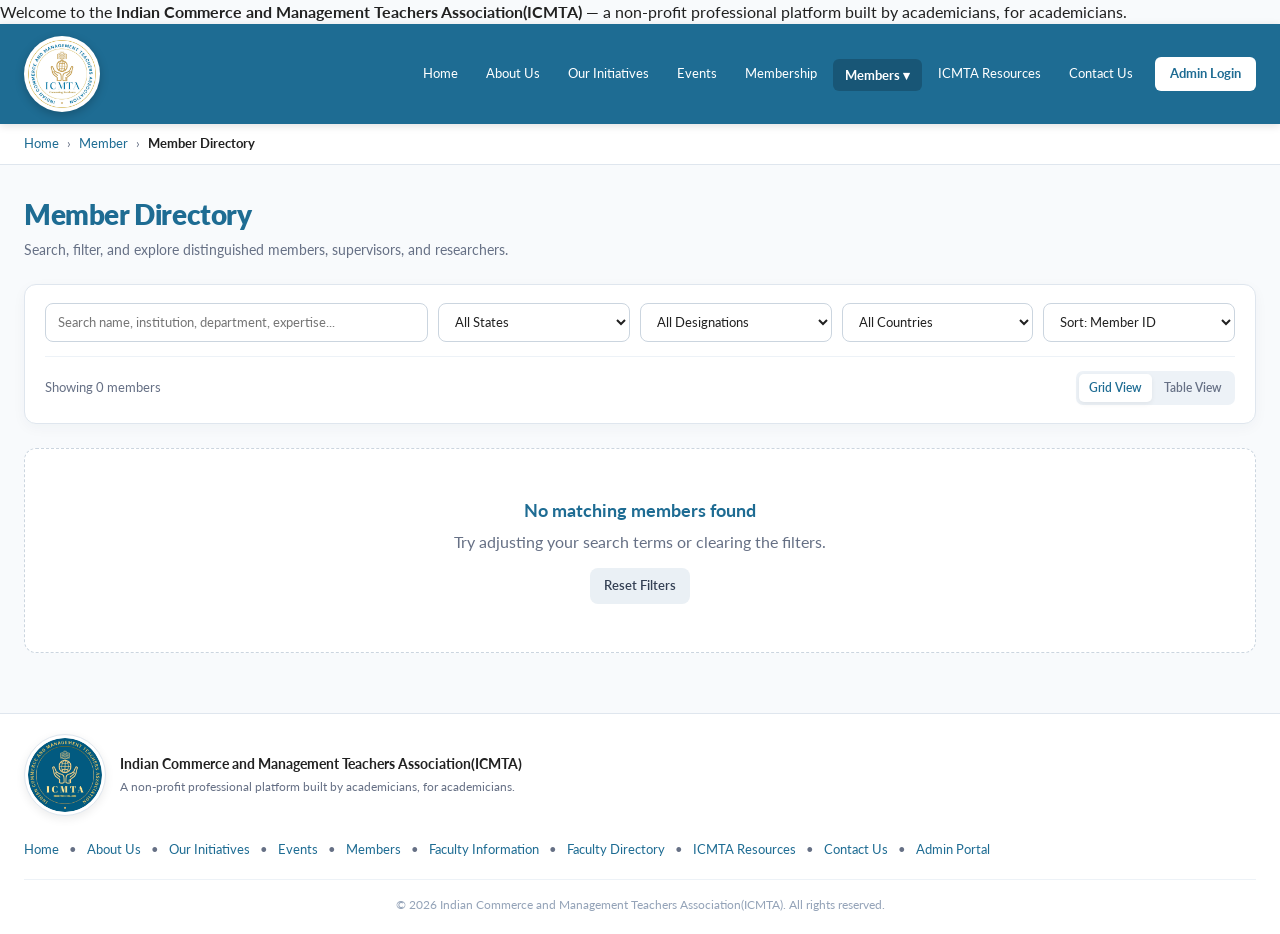
<file: public-directory.html>
<!doctype html>
<html lang="en">
<head>
<meta charset="utf-8">
<meta name="viewport" content="width=device-width,initial-scale=1">
<title>Faculty Directory — ICMTA Indian Commerce and Management Teachers Association</title>
<link rel="preconnect" href="https://fonts.googleapis.com">
<link rel="preconnect" href="https://fonts.gstatic.com" crossorigin>
<link href="https://fonts.googleapis.com/css2?family=Lato:ital,wght@0,300;0,400;0,700;1,300;1,400;1,700&display=swap" rel="stylesheet">
<!-- <link rel="icon" href="assets/images/ICMTA-logo.png" type="image/png"> -->
<style>
:root{
  --navy:#1e6c93;
  --navy-dark:#004d66;
  --blue:#1e6c93;
  --blue-hover:#005a7d;
  --blue2:#eaf5fb;
  --green:#21865b;
  --bg:#f8fafc;
  --card-bg:#ffffff;
  --line:#dfe6ee;
  --text:#212121;
  --muted:#667085;
  --white:#ffffff;
}
*{box-sizing:border-box;margin:0;padding:0}
body{
  font-family:'Lato',-apple-system,BlinkMacSystemFont,"Segoe UI",Roboto,Arial,sans-serif;
  background:var(--bg);
  color:var(--text);
  line-height:1.5;
}
a{text-decoration:none;color:inherit}
button,input,select{font:inherit}
button{cursor:pointer}

/* Header & Navigation */
.header{
  background:var(--navy);
  color:#fff;
  padding:12px 24px;
  position:sticky;
  top:0;
  z-index:100;
  box-shadow:0 2px 8px rgba(0,0,0,0.12);
}
.header-inner{
  max-width:1280px;
  margin:0 auto;
  display:flex;
  justify-content:space-between;
  align-items:center;
  gap:16px;
}
.brand{
  display:flex;
  align-items:center;
  gap:12px;
  text-decoration:none;
  color:#fff;
}
.brand-logo{
  height:76px;
  width:76px;
  aspect-ratio:1/1;
  object-fit:contain;
  border-radius:50%;
  background:#ffffff;
  padding:3px;
  box-shadow:0 3px 10px rgba(0,0,0,0.22);
  flex-shrink:0;
  image-rendering:-webkit-optimize-contrast;
}
.brand-text{
  display:flex;
  flex-direction:column;
}
.brand-title{
  font-size:22px;
  font-weight:700;
  letter-spacing:0.5px;
  line-height:1.2;
}
.brand-sub{
  font-size:11px;
  color:#d5eaf5;
  font-weight:300;
}
.nav-links{
  display:flex;
  align-items:center;
  gap:4px;
  flex-wrap:wrap;
}
.nav-item{
  padding:8px 12px;
  border-radius:6px;
  font-size:13px;
  font-weight:400;
  color:#ffffff;
  text-decoration:none;
  transition:all .15s ease;
  white-space:nowrap;
}
.nav-item:hover{
  background:rgba(255,255,255,0.15);
  color:#ffffff;
}
.nav-dropdown{
  position:relative;
  display:inline-block;
}
.nav-dropdown-menu{
  display:none;
  position:absolute;
  top:100%;
  left:0;
  background:#ffffff;
  min-width:190px;
  box-shadow:0 8px 24px rgba(0,0,0,0.15);
  border-radius:8px;
  padding:6px 0;
  z-index:110;
  border:1px solid #dfe6ee;
}
.nav-dropdown:hover .nav-dropdown-menu,
.nav-dropdown:focus-within .nav-dropdown-menu{
  display:block;
}
.dropdown-item{
  display:block;
  padding:8px 16px;
  font-size:13px;
  color:#212121;
  text-decoration:none;
  transition:background .15s ease;
}
.dropdown-item:hover{
  background:#eaf5fb;
  color:#1e6c93;
}
.nav-dropdown.active > .nav-item,
.nav-item.active{
  background:rgba(0,0,0,0.2);
  font-weight:700;
  color:#ffffff;
}
.nav-btn-admin{
  background:#ffffff;
  color:var(--navy);
  padding:7px 15px;
  border-radius:6px;
  font-size:13px;
  font-weight:700;
  text-decoration:none;
  margin-left:6px;
  transition:all .15s ease;
}
.nav-btn-admin:hover{
  background:#eaf5fb;
  box-shadow:0 2px 8px rgba(0,0,0,0.1);
}

/* Breadcrumb Bar */
.breadcrumb-bar{
  background:#ffffff;
  border-bottom:1px solid var(--line);
  padding:10px 24px;
  font-size:13px;
  color:var(--muted);
}
.breadcrumb-inner{
  max-width:1280px;
  margin:0 auto;
  display:flex;
  align-items:center;
  gap:8px;
}
.breadcrumb-inner a{
  color:var(--navy);
}
.breadcrumb-inner a:hover{
  text-decoration:underline;
}

.btn{
  border:0;
  border-radius:8px;
  padding:8px 14px;
  font-size:13px;
  font-weight:600;
  transition:all .15s ease;
  display:inline-flex;
  align-items:center;
  gap:6px;
}
.btn-primary{
  background:var(--blue);
  color:#fff;
}
.btn-primary:hover{
  background:var(--blue-hover);
}
.btn-secondary{
  background:#eaf0f5;
  color:#344054;
}
.btn-secondary:hover{
  background:#dbe5ed;
}
.btn-ghost{
  background:rgba(255,255,255,0.12);
  color:#fff;
}
.btn-ghost:hover{
  background:rgba(255,255,255,0.22);
}

/* Main Container */
.container{
  max-width:1280px;
  margin:0 auto;
  padding:28px 24px 60px;
}

/* Page Header */
.page-header{
  margin-bottom:24px;
  display:flex;
  justify-content:space-between;
  align-items:flex-end;
  flex-wrap:wrap;
  gap:16px;
}
.page-header h1{
  font-size:28px;
  font-weight:800;
  color:var(--navy);
  letter-spacing:-0.4px;
}
.page-header p{
  font-size:14px;
  color:var(--muted);
  margin-top:4px;
}

/* Filter Toolbar */
.toolbar-card{
  background:#fff;
  border:1px solid var(--line);
  border-radius:12px;
  padding:18px 20px;
  margin-bottom:24px;
  box-shadow:0 4px 14px rgba(13,53,84,0.04);
}
.toolbar-grid{
  display:grid;
  grid-template-columns:2fr 1fr 1fr 1fr 1fr;
  gap:10px;
}
.toolbar-input, .toolbar-select{
  width:100%;
  padding:9px 12px;
  border:1px solid #cbd5df;
  border-radius:8px;
  background:#fff;
  color:var(--text);
  font-size:13px;
  outline:none;
}
.toolbar-input:focus, .toolbar-select:focus{
  border-color:var(--blue);
  box-shadow:0 0 0 3px rgba(18,107,155,0.12);
}

.results-meta{
  display:flex;
  justify-content:space-between;
  align-items:center;
  margin-top:14px;
  padding-top:14px;
  border-top:1px solid #edf2f7;
  font-size:13px;
  color:var(--muted);
  flex-wrap:wrap;
  gap:10px;
}
.view-toggle{
  display:inline-flex;
  background:#edf2f7;
  padding:3px;
  border-radius:7px;
  gap:2px;
}
.view-toggle button{
  border:0;
  background:transparent;
  padding:5px 10px;
  border-radius:5px;
  font-size:12px;
  font-weight:600;
  color:var(--muted);
}
.view-toggle button.active{
  background:#fff;
  color:var(--navy);
  box-shadow:0 2px 5px rgba(0,0,0,0.06);
}

/* Faculty Grid View - Minimal Layout */
.faculty-grid{
  display:grid;
  grid-template-columns:repeat(auto-fill,minmax(210px,1fr));
  gap:24px;
  align-items:stretch;
}
.faculty-card{
  background:#fff;
  border:1px solid var(--line);
  border-radius:14px;
  padding:22px 16px 20px;
  display:flex;
  flex-direction:column;
  align-items:center;
  text-align:center;
  transition:all .2s ease;
  box-shadow:0 3px 10px rgba(13,53,84,0.04);
  height:100%;
}
.faculty-card:hover{
  transform:translateY(-4px);
  box-shadow:0 14px 28px rgba(13,53,84,0.1);
  border-color:#b8d0e2;
}
.avatar-wrap{
  width:124px;
  height:124px;
  aspect-ratio:1 / 1;
  border-radius:50%;
  overflow:hidden;
  background:#eef4f8;
  display:flex;
  align-items:center;
  justify-content:center;
  border:3px solid #e1eaf0;
  cursor:pointer;
  margin:0 auto 14px;
  flex-shrink:0;
  position:relative;
  transition:all .18s ease;
  box-shadow:0 4px 12px rgba(13,53,84,0.08);
}
.avatar-wrap:hover{
  transform:scale(1.05);
  border-color:var(--blue);
  box-shadow:0 8px 20px rgba(18,107,155,0.22);
}
.avatar-wrap img{
  width:100%;
  height:100%;
  max-width:100%;
  max-height:100%;
  aspect-ratio:1 / 1;
  object-fit:cover;
  object-position:center 15%;
  border-radius:50%;
  display:block;
  transition:transform .18s ease;
}
.avatar-wrap img.avatar-b64-photo{
  transform:scale(1.36);
  transform-origin:center center;
}
.avatar-initials{
  font-size:36px;
  font-weight:800;
  color:#155c7d;
  background:#e2f0f7;
  width:100%;
  height:100%;
  border-radius:50%;
  display:flex;
  align-items:center;
  justify-content:center;
}
.faculty-name-wrap{
  min-height:46px;
  display:flex;
  align-items:center;
  justify-content:center;
  margin-bottom:14px;
  width:100%;
}
.faculty-name{
  font-size:15px;
  font-weight:800;
  color:var(--navy);
  line-height:1.35;
  margin:0;
  max-width:100%;
  overflow:hidden;
  text-overflow:ellipsis;
  display:-webkit-box;
  -webkit-line-clamp:2;
  line-clamp:2;
  -webkit-box-orient:vertical;
}
.faculty-name a{
  color:inherit;
  transition:color .15s ease;
}
.faculty-name a:hover{
  color:var(--blue);
}
.photo-profile-link{
  font-size:13px;
  font-weight:700;
  color:var(--blue);
  background:var(--blue2);
  padding:7px 18px;
  border-radius:20px;
  text-decoration:none;
  cursor:pointer;
  display:inline-flex;
  align-items:center;
  gap:4px;
  transition:all .18s ease;
  margin-top:auto;
}
.photo-profile-link:hover{
  background:var(--blue);
  color:#fff;
  transform:translateY(-1px);
  box-shadow:0 4px 12px rgba(18,107,155,0.25);
}

/* Table View */
.table-wrap{
  background:#fff;
  border:1px solid var(--line);
  border-radius:12px;
  overflow-x:auto;
  box-shadow:0 4px 14px rgba(13,53,84,0.04);
}
.directory-table{
  width:100%;
  border-collapse:collapse;
  font-size:13px;
}
.directory-table th, .directory-table td{
  padding:12px 14px;
  text-align:left;
  border-bottom:1px solid #edf0f4;
  vertical-align:middle;
}
.directory-table th{
  background:#fafbfc;
  color:var(--muted);
  font-weight:700;
  font-size:12px;
  text-transform:uppercase;
  letter-spacing:0.3px;
}
.directory-table tr:hover td{
  background:#f8fbfe;
}
.table-avatar{
  width:42px;
  height:42px;
  aspect-ratio:1 / 1;
  border-radius:50%;
  object-fit:cover;
  object-position:center 15%;
  border:1px solid var(--line);
  display:block;
}
.table-avatar-placeholder{
  width:42px;
  height:42px;
  border-radius:50%;
  background:#e2f0f7;
  color:#155c7d;
  font-weight:800;
  display:inline-flex;
  align-items:center;
  justify-content:center;
  font-size:13px;
}

/* Empty State */
.empty-state{
  background:#fff;
  border:1px dashed #cbd5df;
  border-radius:12px;
  padding:48px 24px;
  text-align:center;
  color:var(--muted);
}
.empty-state h3{
  color:var(--navy);
  font-size:18px;
  margin-bottom:6px;
}

/* Modal View Profile */
.modal-overlay{
  position:fixed;
  inset:0;
  background:rgba(13,53,84,0.65);
  backdrop-filter:blur(3px);
  z-index:999;
  display:none;
  align-items:center;
  justify-content:center;
  padding:20px;
}
.modal-card{
  background:#fff;
  border-radius:16px;
  max-width:820px;
  width:100%;
  max-height:90vh;
  overflow-y:auto;
  box-shadow:0 24px 60px rgba(0,0,0,0.25);
  padding:28px;
  position:relative;
  animation:modalFadeIn .2s ease;
}
@keyframes modalFadeIn{
  from{opacity:0;transform:scale(0.96)}
  to{opacity:1;transform:scale(1)}
}
.modal-close-btn{
  position:absolute;
  top:20px;
  right:20px;
  background:#f1f4f8;
  border:0;
  width:34px;
  height:34px;
  border-radius:50%;
  display:flex;
  align-items:center;
  justify-content:center;
  font-size:16px;
  font-weight:700;
  color:#475467;
  transition:all .15s ease;
}
.modal-close-btn:hover{
  background:#e2e8f0;
  color:var(--navy);
}

.profile-layout{
  display:grid;
  grid-template-columns:160px 1fr;
  gap:26px;
  align-items:flex-start;
}
.profile-photo-box{
  width:160px;
  height:160px;
  aspect-ratio:1 / 1;
  border-radius:50%;
  background:#eef4f8;
  overflow:hidden;
  display:flex;
  align-items:center;
  justify-content:center;
  border:4px solid #e1eaf0;
  box-shadow:0 6px 18px rgba(13,53,84,0.12);
  margin:0 auto;
  flex-shrink:0;
  position:relative;
}
.profile-photo-box img{
  width:100%;
  height:100%;
  max-width:100%;
  max-height:100%;
  aspect-ratio:1 / 1;
  object-fit:cover;
  object-position:center 15%;
  border-radius:50%;
  display:block;
}
.profile-photo-box img.avatar-b64-photo{
  transform:scale(1.36);
  transform-origin:center center;
}
.profile-photo-placeholder{
  font-size:44px;
  font-weight:800;
  color:#155c7d;
}

.profile-details h2{
  font-size:22px;
  font-weight:800;
  color:var(--navy);
  margin-bottom:4px;
}
.profile-sub{
  font-size:14px;
  font-weight:600;
  color:var(--blue);
  margin-bottom:16px;
}
.profile-info-grid{
  display:grid;
  grid-template-columns:1fr 1fr;
  gap:12px;
}
.profile-info-item{
  background:#f8fafc;
  border:1px solid #eef2f6;
  border-radius:10px;
  padding:10px 14px;
}
.profile-info-item.full{
  grid-column:1/-1;
}
.id-badge{
  display:inline-block;
  font-size:11px;
  font-weight:700;
  color:var(--blue);
  background:var(--blue2);
  padding:2px 8px;
  border-radius:6px;
}
.profile-label{
  font-size:11px;
  font-weight:700;
  color:var(--muted);
  text-transform:uppercase;
  letter-spacing:0.3px;
  margin-bottom:3px;
}
.profile-val{
  font-size:13px;
  color:var(--text);
  word-break:break-word;
}
.profile-chips{
  display:flex;
  gap:6px;
  flex-wrap:wrap;
  margin-top:6px;
}
.profile-chip{
  background:var(--blue2);
  color:#126b9b;
  padding:4px 10px;
  border-radius:14px;
  font-size:11px;
  font-weight:600;
}

/* Footer */
.footer{
  background:#fff;
  border-top:1px solid var(--line);
  padding:20px 24px;
  text-align:center;
  font-size:13px;
  color:var(--muted);
  margin-top:auto;
}

@media(max-width:980px){
  .toolbar-grid{grid-template-columns:1fr 1fr}
  .profile-layout{grid-template-columns:1fr;text-align:center}
  .profile-photo-box{margin:0 auto}
}
@media(max-width:600px){
  .toolbar-grid{grid-template-columns:1fr}
  .profile-info-grid{grid-template-columns:1fr}
  .header-inner{flex-direction:column;align-items:flex-start}
  .nav-actions{width:100%;justify-content:space-between}
}
</style>
</head>
<body>

<div class="site-welcome-banner">
  Welcome to the <b>Indian Commerce and Management Teachers Association(ICMTA)</b> — a non-profit professional platform built by academicians, for academicians.
</div>

<header class="header">
  <div class="header-inner">
    <a href="index.html" class="brand">
      <img src="assets/images/ICMTA-logo.png" alt="ICMTA Logo" class="brand-logo">
      <div class="brand-text">
        <!--span class="brand-title">ICMTA</span-->
        <!--span class="brand-sub">Indian Commerce and Management Teachers</span-->
      </div>
    </a>
    <nav class="nav-links">
      <a href="index.html" class="nav-item ">Home</a>
      <a href="about-us.html" class="nav-item ">About Us</a>
      <a href="initiatives.html" class="nav-item ">Our Initiatives</a>
      <a href="events.html" class="nav-item ">Events</a>
      <a href="membership.html" class="nav-item ">Membership</a>
      <div class="nav-dropdown active">
        <a href="members.html" class="nav-item nav-dropdown-toggle">Members ▾</a>
        <div class="nav-dropdown-menu">
          <a href="public-directory.html" class="dropdown-item active">Member Directory</a>
        </div>
      </div>
      <a href="resources.html" class="nav-item ">ICMTA Resources</a>
      <a href="contact.html" class="nav-item ">Contact Us</a>
      <a href="admin.html" class="nav-btn-admin">Admin Login</a>
    </nav>
  </div>
</header>

<div class="breadcrumb-bar">
  <div class="breadcrumb-inner">
    <a href="index.html">Home</a>
    <span>&rsaquo;</span>
    <a href="members.html">Member</a>
    <span>&rsaquo;</span>
    <span style="color:#212121;font-weight:700">Member Directory</span>
  </div>
</div>

<main class="container">
  <div class="page-header">
    <div>
      <h1>Member Directory</h1>
      <p>Search, filter, and explore distinguished members, supervisors, and researchers.</p>
    </div>
  </div>

  <div class="toolbar-card">
    <div class="toolbar-grid">
      <input id="searchInput" class="toolbar-input" placeholder="Search name, institution, department, expertise..." oninput="renderFacultyDirectory()">
      
      <select id="stateFilter" class="toolbar-select" onchange="renderFacultyDirectory()">
        <option value="">All States</option>
      </select>

      <select id="desFilter" class="toolbar-select" onchange="renderFacultyDirectory()">
        <option value="">All Designations</option>
      </select>

      <select id="countryFilter" class="toolbar-select" onchange="renderFacultyDirectory()">
        <option value="">All Countries</option>
      </select>

      <select id="sortSelect" class="toolbar-select" onchange="renderFacultyDirectory()">
        <option value="id" selected>Sort: Member ID</option>
        <option value="name">Sort: Name (A–Z)</option>
        <option value="designation">Sort: Designation</option>
        <option value="state">Sort: State</option>
        <option value="country">Sort: Country</option>
        <option value="expertise">Sort: Expertise</option>
      </select>
    </div>

    <div class="results-meta">
      <div id="resultsCount">Showing 0 members</div>
      <div class="view-toggle">
        <button id="viewGridBtn" class="active" onclick="setViewMode('grid')">Grid View</button>
        <button id="viewTableBtn" onclick="setViewMode('table')">Table View</button>
      </div>
    </div>
  </div>

  <!-- Container for Grid View -->
  <div id="facultyGridWrap" class="faculty-grid"></div>

  <!-- Container for Table View -->
  <div id="facultyTableWrap" class="table-wrap" style="display:none">
    <table class="directory-table">
      <thead>
        <tr>
          <th>Photo</th>
          <th>Member ID</th>
          <th>Member</th>
          <th>Designation</th>
          <th>Department</th>
          <th>Institution / Organization</th>
          <th>Location</th>
          <th>Action</th>
        </tr>
      </thead>
      <tbody id="facultyTableBody"></tbody>
    </table>
  </div>

  <!-- Empty State -->
  <div id="emptyState" class="empty-state" style="display:none">
    <h3>No matching members found</h3>
    <p>Try adjusting your search terms or clearing the filters.</p>
    <button class="btn btn-secondary" style="margin-top:14px" onclick="clearFilters()">Reset Filters</button>
  </div>
</main>

<!-- Member Profile Modal Overlay -->
<div id="profileModal" class="modal-overlay" onclick="handleModalBackdropClick(event)">
  <div class="modal-card">
    <button class="modal-close-btn" type="button" onclick="closeProfileModal()">&times;</button>
    <div id="profileModalContent"></div>
  </div>
</div>

<footer class="footer">
  <div class="footer-inner" style="max-width:1280px;margin:0 auto;display:flex;justify-content:space-between;align-items:flex-start;flex-wrap:wrap;gap:24px">
    <div class="footer-brand" style="text-align:left;display:flex;align-items:center;gap:14px">
      <img src="assets/images/ICMTA-footer-logo.png" alt="ICMTA Logo" style="height:82px;width:82px;aspect-ratio:1/1;object-fit:contain;border-radius:50%;background:#ffffff;padding:3px;border:1px solid #dfe6ee;box-shadow:0 3px 10px rgba(0,0,0,0.08);flex-shrink:0;image-rendering:-webkit-optimize-contrast">
      <div>
        <b style="font-size:14px;color:#212121;display:block;margin-bottom:4px">Indian Commerce and Management Teachers Association(ICMTA)</b>
        <p style="font-size:12px;color:#667085;max-width:480px;margin:0">A non-profit professional platform built by academicians, for academicians.</p>
      </div>
    </div>
    <div class="footer-links" style="display:flex;flex-wrap:wrap;gap:10px;align-items:center;font-size:13px">
      <a href="index.html" style="color:#1e6c93">Home</a> &bull;
      <a href="about-us.html" style="color:#1e6c93">About Us</a> &bull;
      <a href="initiatives.html" style="color:#1e6c93">Our Initiatives</a> &bull;
      <a href="events.html" style="color:#1e6c93">Events</a> &bull;
      <a href="members.html" style="color:#1e6c93">Members</a> &bull;
      <a href="faculty.html" style="color:#1e6c93">Faculty Information</a> &bull;
      <a href="public-directory.html" style="color:#1e6c93">Faculty Directory</a> &bull;
      <a href="resources.html" style="color:#1e6c93">ICMTA Resources</a> &bull;
      <a href="contact.html" style="color:#1e6c93">Contact Us</a> &bull;
      <a href="admin.html" style="color:#1e6c93">Admin Portal</a>
    </div>
  </div>
  <div class="footer-bottom" style="max-width:1280px;margin:20px auto 0;padding-top:16px;border-top:1px solid #edf2f7;text-align:center;font-size:12px;color:#94a3b8">
    &copy; 2026 Indian Commerce and Management Teachers Association(ICMTA). All rights reserved.
  </div>
</footer>

<!-- Load Master Data File -->

<script src="js/api.js"></script>
<script>
let currentViewMode = "grid";
let allMembers = [];

function esc(value){
  return String(value ?? "").replace(/[&<>"]/g, c=>({
    "&":"&amp;","<":"&lt;",">":"&gt;",'"':"&quot;"
  }[c]));
}

function initials(name){
  const clean = String(name || "").replace(/^(Dr\.|Prof\.|Mr\.|Mrs\.|Ms\.|Lt\.\s*Dr\.)\s+/i, "").trim();
  const parts = clean.split(/\s+/).filter(Boolean);
  if(parts.length === 0) return "M";
  if(parts.length === 1) return parts[0].slice(0, 2).toUpperCase();
  return (parts[0][0] + parts[parts.length - 1][0]).toUpperCase();
}

function handleImgError(img, name, type){
  if(!img) return;
  img.onerror = null;
  const parent = img.parentElement;
  if(!parent) return;
  const init = initials(name);
  if(type === "table"){
    parent.innerHTML = `<div class="table-avatar-placeholder">${esc(init)}</div>`;
  } else if(type === "modal"){
    parent.innerHTML = `<div class="profile-photo-placeholder">${esc(init)}</div>`;
  } else {
    parent.innerHTML = `<div class="avatar-initials">${esc(init)}</div>`;
  }
}

function normalizeNameForAZ(value){
  let s = String(value || "").trim();
  const prefixes = [
    /^lt\.?\s*dr\.?\s+/i,
    /^dr\.?\s+/i,
    /^mr\.?\s+/i,
    /^mrs\.?\s+/i,
    /^ms\.?\s+/i,
    /^miss\s+/i,
    /^prof\.?\s+/i,
    /^professor\s+/i
  ];
  let changed = true;
  while(changed){
    changed = false;
    for(const p of prefixes){
      const next = s.replace(p, "").trim();
      if(next !== s){ s = next; changed = true; }
    }
  }
  s = s.replace(/[.]/g, "").trim();
  const match = s.match(/[A-Za-z]/);
  const firstLetter = match ? match[0].toUpperCase() : "#";
  const fullName = s.replace(/[^A-Za-z0-9\s]/g, "").replace(/\s+/g, " ").trim().toLowerCase();
  return { firstLetter, fullName };
}

function loadFacultyData(){
  return [];
}

function initFilters(){
  const stateSel = document.getElementById("stateFilter");
  const desSel = document.getElementById("desFilter");
  const countrySel = document.getElementById("countryFilter");

  if(!stateSel || !desSel || !countrySel) return;

  const states = [...new Set(allMembers.map(m => String(m.state || "").trim()).filter(Boolean))].sort((a,b)=>a.localeCompare(b));
  const designations = [...new Set(allMembers.map(m => String(m.designation || "").trim()).filter(Boolean))].sort((a,b)=>a.localeCompare(b));
  const countries = [...new Set(allMembers.map(m => String(m.country || "").trim()).filter(Boolean))].sort((a,b)=>a.localeCompare(b));

  states.forEach(s => {
    const opt = document.createElement("option");
    opt.value = s;
    opt.textContent = s;
    stateSel.appendChild(opt);
  });

  designations.forEach(d => {
    const opt = document.createElement("option");
    opt.value = d;
    opt.textContent = d;
    desSel.appendChild(opt);
  });

  countries.forEach(c => {
    const opt = document.createElement("option");
    opt.value = c;
    opt.textContent = c;
    countrySel.appendChild(opt);
  });
}

function clearFilters(){
  document.getElementById("searchInput").value = "";
  document.getElementById("stateFilter").value = "";
  document.getElementById("sortSelect").value = "id";
  document.getElementById("desFilter").value = "";
  document.getElementById("countryFilter").value = "";
   renderFacultyDirectory();
}

function setViewMode(mode){
  currentViewMode = mode;
  document.getElementById("viewGridBtn").classList.toggle("active", mode === "grid");
  document.getElementById("viewTableBtn").classList.toggle("active", mode === "table");
  document.getElementById("facultyGridWrap").style.display = mode === "grid" ? "grid" : "none";
  document.getElementById("facultyTableWrap").style.display = mode === "table" ? "block" : "none";
  renderFacultyDirectory();
}

function getNormalizedExpertise(exp){
  if(!exp) return "";
  let list = [];
  if(Array.isArray(exp)){
    list = exp.map(x => String(x || "").trim()).filter(Boolean);
  } else if(typeof exp === "string"){
    list = exp.split(",").map(x => x.trim()).filter(Boolean);
  } else {
    const s = String(exp).trim();
    if(s) list = [s];
  }
  if(!list.length) return "";
  list.sort((a,b) => a.localeCompare(b, undefined, { sensitivity: "base" }));
  return list.join(", ");
}

function renderFacultyDirectory(){
  const q = String(document.getElementById("searchInput")?.value || "").trim().toLowerCase();
  const sort = document.getElementById("sortSelect")?.value || "id";
  const state = document.getElementById("stateFilter")?.value || "";
  const des = document.getElementById("desFilter")?.value || "";
  const country = document.getElementById("countryFilter")?.value || "";
  const searchIsSingleLetter = /^[a-z]$/i.test(q);

  let filtered = allMembers.filter(m => {
    const searchable = [
      m.id, m.name, m.designation, m.college, m.department, m.city, m.state, m.country, m.expertise
    ].join(" ").toLowerCase();

    let searchMatch = true;
    if(q){
      if(searchIsSingleLetter){
        const norm = normalizeNameForAZ(m.name);
        searchMatch = norm.firstLetter === q.toUpperCase();
      } else {
        searchMatch = searchable.includes(q);
      }
    }

    return searchMatch
      && (!state || String(m.state || "").toLowerCase() === state.toLowerCase())
      && (!des || String(m.designation || "").toLowerCase() === des.toLowerCase())
      && (!country || String(m.country || "").toLowerCase() === country.toLowerCase());
  });

  filtered.sort((a,b)=>{
    if(sort === "name"){
      const A = normalizeNameForAZ(a.name);
      const B = normalizeNameForAZ(b.name);
      const cmp = A.firstLetter.localeCompare(B.firstLetter);
      if(cmp !== 0) return cmp;
      return A.fullName.localeCompare(B.fullName, undefined, { numeric: true });
    }
    if(sort === "id"){
      const ai = parseInt(String(a.id || "").replace(/\D/g, ""), 10);
      const bi = parseInt(String(b.id || "").replace(/\D/g, ""), 10);
      return (Number.isFinite(ai) ? ai : Infinity) - (Number.isFinite(bi) ? bi : Infinity);
    }
    if(sort === "designation"){
      return String(a.designation || "").localeCompare(String(b.designation || ""));
    }
    if(sort === "state"){
      return String(a.state || "").localeCompare(String(b.state || ""));
    }
    if(sort === "country"){
      return String(a.country || "").localeCompare(String(b.country || ""));
    }
    if(sort === "expertise"){
      const expA = getNormalizedExpertise(a.expertise);
      const expB = getNormalizedExpertise(b.expertise);
      if(!expA && !expB) return 0;
      if(!expA) return 1;
      if(!expB) return -1;
      return expA.localeCompare(expB, undefined, { sensitivity: "base" });
    }
    return 0;
  });

  const countEl = document.getElementById("resultsCount");
  if(countEl) countEl.textContent = `Showing ${filtered.length} member${filtered.length === 1 ? "" : "s"}`;

  const emptyEl = document.getElementById("emptyState");
  const gridWrap = document.getElementById("facultyGridWrap");
  const tableBody = document.getElementById("facultyTableBody");

  if(!filtered.length){
    if(emptyEl) emptyEl.style.display = "block";
    if(gridWrap) gridWrap.innerHTML = "";
    if(tableBody) tableBody.innerHTML = "";
    return;
  }
  if(emptyEl) emptyEl.style.display = "none";

  if(currentViewMode === "grid"){
    gridWrap.innerHTML = filtered.map(m => {
      const isB64 = m.photo && m.photo.startsWith("data:");
      const b64Class = isB64 ? "avatar-b64-photo" : "";
      const avatar = m.photo
        ? `<img class="${b64Class}" src="${m.photo}" alt="${esc(m.name)}" loading="lazy" onerror="handleImgError(this, '${esc(m.name)}', 'card')">`
        : `<div class="avatar-initials">${esc(initials(m.name))}</div>`;

      return `
        <div class="faculty-card">
          <div class="avatar-wrap" onclick="window.location.href='membership.html'" title="Become a member to view full profile">
            ${avatar}
          </div>
          <div class="faculty-name-wrap">
            <h3 class="faculty-name" title="${esc(m.name)}">
              <a href="membership.html">${esc(m.name || "Member")}</a>
            </h3>
          </div>
          <a href="membership.html" class="photo-profile-link">
            View Profile &rarr;
          </a>
        </div>
      `;
    }).join("");
  } else {
    tableBody.innerHTML = filtered.map(m => {
      const isB64 = m.photo && m.photo.startsWith("data:");
      const b64Class = isB64 ? "avatar-b64-photo" : "";
      const avatar = m.photo
        ? `<img class="table-avatar ${b64Class}" src="${m.photo}" alt="photo" loading="lazy" onerror="handleImgError(this, '${esc(m.name)}', 'table')">`
        : `<div class="table-avatar-placeholder">${esc(initials(m.name))}</div>`;

      const location = [m.city, m.state].filter(Boolean).join(", ") || m.country || "India";

      return `
        <tr>
          <td>
            <div style="display:flex;flex-direction:column;align-items:center;gap:3px">
              <div style="cursor:pointer" onclick="window.location.href='membership.html'" title="Become a member to view full profile">${avatar}</div>
              <a href="membership.html" class="photo-profile-link" style="font-size:10px;padding:3px 8px">Profile</a>
            </div>
          </td>
          <td><b>${esc(m.id)}</b></td>
          <td><a href="membership.html" style="font-weight:700;color:var(--navy)">${esc(m.name)}</a></td>
          <td>${esc(m.designation || "—")}</td>
          <td>${esc(m.department || "—")}</td>
          <td>${esc(m.college || "—")}</td>
          <td>${esc(location)}</td>
          <td>
            <a href="membership.html" class="btn btn-secondary" style="font-size:12px;padding:6px 12px;text-decoration:none">View</a>
          </td>
        </tr>
      `;
    }).join("");
  }
}

function openProfileModal(id){
  window.location.href = "membership.html";
}

function closeProfileModal(){
  const modal = document.getElementById("profileModal");
  if(modal) modal.style.display = "none";
  document.body.style.overflow = "auto";
}

function handleModalBackdropClick(e){
  if(e.target.id === "profileModal"){
    closeProfileModal();
  }
}

document.addEventListener("keydown", e => {
  if(e.key === "Escape") closeProfileModal();
});

async function initPublicDirectory(){
  allMembers = await loadMembersFromBackend();

  console.log("Backend members loaded:", allMembers.length);

  initFilters();
  renderFacultyDirectory();
}

if (document.readyState === "loading") {

  document.addEventListener("DOMContentLoaded", () => {
    initPublicDirectory().catch(error => {
      console.error("Directory initialization failed:", error);
    });
  });

} else {

  initPublicDirectory().catch(error => {
    console.error("Directory initialization failed:", error);
  });

}
</script>
</body>
</html>
</file>
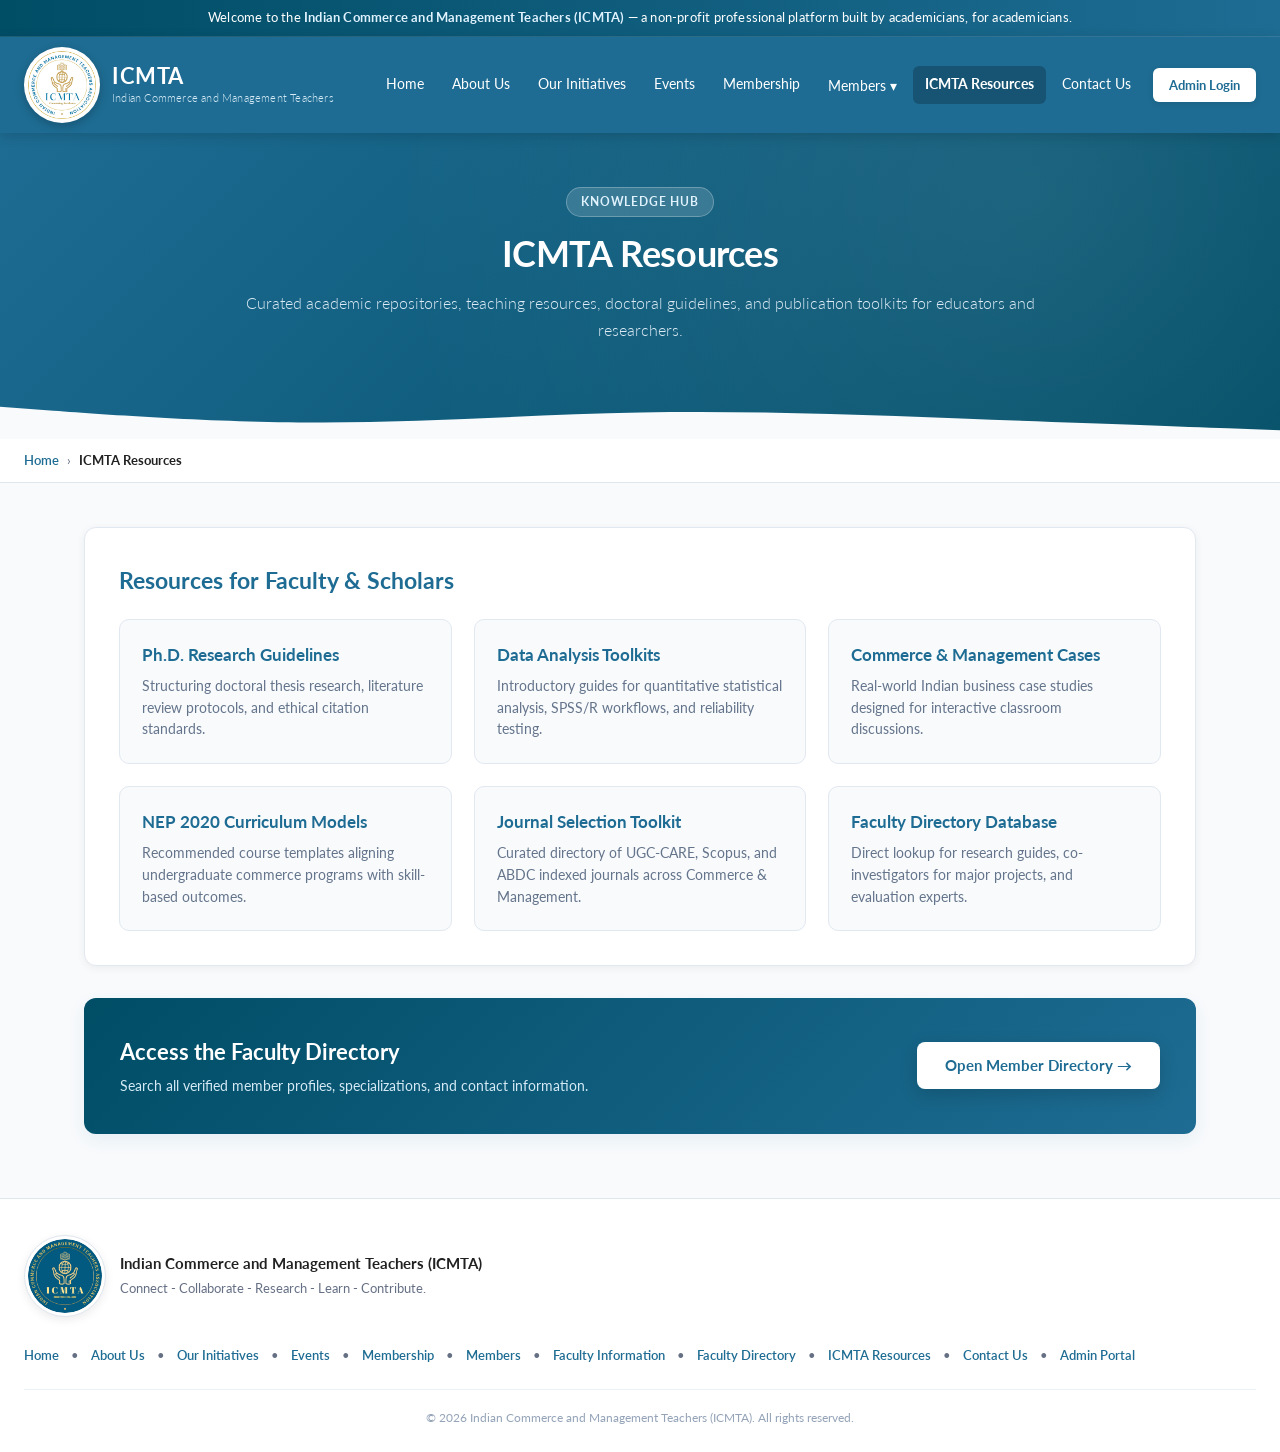
<file: resources.html>
<!doctype html>
<html lang="en">
<head>
<meta charset="utf-8">
<meta name="viewport" content="width=device-width,initial-scale=1">
<title>Resources — ICMTA Indian Commerce and Management Teachers</title>
<link rel="preconnect" href="https://fonts.googleapis.com">
<link rel="preconnect" href="https://fonts.gstatic.com" crossorigin>
<link href="https://fonts.googleapis.com/css2?family=Lato:ital,wght@0,300;0,400;0,700;1,300;1,400;1,700&display=swap" rel="stylesheet">
<link rel="stylesheet" href="css/style.css">
<!-- <link rel="icon" href="assets/images/ICMTA-logo.png" type="image/png"> -->

</head>
<body>

<div class="site-welcome-banner">
  Welcome to the <b>Indian Commerce and Management Teachers (ICMTA)</b> — a non-profit professional platform built by academicians, for academicians.
</div>

<header class="header">
  <div class="header-inner">
    <a href="index.html" class="brand">
      <img src="assets/images/ICMTA-logo.png" alt="ICMTA Logo" class="brand-logo">
      <div class="brand-text">
        <span class="brand-title">ICMTA</span>
        <span class="brand-sub">Indian Commerce and Management Teachers</span>
      </div>
    </a>
    <nav class="nav-links">
      <a href="index.html" class="nav-item ">Home</a>
      <a href="about-us.html" class="nav-item ">About Us</a>
      <a href="initiatives.html" class="nav-item ">Our Initiatives</a>
      <a href="events.html" class="nav-item ">Events</a>
      <a href="membership.html" class="nav-item ">Membership</a>
      <div class="nav-dropdown ">
        <a href="members.html" class="nav-item nav-dropdown-toggle">Members ▾</a>
        <div class="nav-dropdown-menu">
          <a href="public-directory.html" class="dropdown-item ">Member Directory</a>
        </div>
      </div>
      <a href="resources.html" class="nav-item active">ICMTA Resources</a>
      <a href="contact.html" class="nav-item ">Contact Us</a>
      <a href="admin.html" class="nav-btn-admin">Admin Login</a>
    </nav>
  </div>
</header>

<section class="site-hero">
  <div class="site-hero-inner">
    <span class="hero-badge">Knowledge Hub</span>
    <h1>ICMTA Resources</h1>
    <p>Curated academic repositories, teaching resources, doctoral guidelines, and publication toolkits for educators and researchers.</p>
  </div>
  
<div class="hero-wave">
  <svg viewBox="0 0 1440 120" fill="none" preserveAspectRatio="none">
    <path d="M0,32L60,42.7C120,53,240,75,360,74.7C480,75,600,53,720,48C840,43,960,53,1080,64C1200,75,1320,85,1380,90.7L1440,96L1440,120L1380,120C1320,120,1200,120,1080,120C960,120,840,120,720,120C600,120,480,120,360,120C240,120,120,120,60,120L0,120Z" fill="#f8fafc"></path>
  </svg>
</div>

</section>

<div class="breadcrumb-bar">
  <div class="breadcrumb-inner">
    <a href="index.html">Home</a>
    <span>&rsaquo;</span>
    <span style="color:#212121;font-weight:700">ICMTA Resources</span>
  </div>
</div>

<main class="container">
  <div class="section-block">
    <h2> Resources for Faculty & Scholars</h2>
    <div class="grid-3" style="margin-top:20px">
      <div class="feature-card">
        <!--div class="icon">📑</div-->
        <h3>Ph.D. Research Guidelines</h3>
        <p>Structuring doctoral thesis research, literature review protocols, and ethical citation standards.</p>
      </div>
      <div class="feature-card">
        <!--div class="icon">📊</div-->
        <h3>Data Analysis Toolkits</h3>
        <p>Introductory guides for quantitative statistical analysis, SPSS/R workflows, and reliability testing.</p>
      </div>
      <div class="feature-card">
        <!--div class="icon">📘</div-->
        <h3>Commerce & Management Cases</h3>
        <p>Real-world Indian business case studies designed for interactive classroom discussions.</p>
      </div>
      <div class="feature-card">
        <!--div class="icon">🏛️</div-->
        <h3>NEP 2020 Curriculum Models</h3>
        <p>Recommended course templates aligning undergraduate commerce programs with skill-based outcomes.</p>
      </div>
      <div class="feature-card">
        <!--div class="icon">🔍</div-->
        <h3>Journal Selection Toolkit</h3>
        <p>Curated directory of UGC-CARE, Scopus, and ABDC indexed journals across Commerce & Management.</p>
      </div>
      <div class="feature-card">
        <!--div class="icon">👥</div-->
        <h3>Faculty Directory Database</h3>
        <p>Direct lookup for research guides, co-investigators for major projects, and evaluation experts.</p>
      </div>
    </div>
  </div>

  <div class="banner-cta">
    <div class="banner-cta-text">
      <h3>Access the Faculty Directory</h3>
      <p>Search all verified member profiles, specializations, and contact information.</p>
    </div>
    <a href="public-directory.html" class="btn-cta">
      <span>Open Member Directory &rarr;</span>
    </a>
  </div>
</main>

<footer class="footer">
  <div class="footer-inner">
    <div class="footer-brand">
      <img src="assets/images/ICMTA-footer-logo.png" alt="ICMTA Logo" class="footer-logo">
      <div>
        <b>Indian Commerce and Management Teachers (ICMTA)</b>
        <p>Connect - Collaborate - Research - Learn - Contribute.</p>
      </div>
    </div>
    <div class="footer-links">
      <a href="index.html">Home</a> &bull;
      <a href="about-us.html">About Us</a> &bull;
      <a href="initiatives.html">Our Initiatives</a> &bull;
      <a href="events.html">Events</a> &bull;
      <a href="membership.html">Membership</a> &bull;
      <a href="members.html">Members</a> &bull;
      <a href="faculty.html">Faculty Information</a> &bull;
      <a href="public-directory.html">Faculty Directory</a> &bull;
      <a href="resources.html">ICMTA Resources</a> &bull;
      <a href="contact.html">Contact Us</a> &bull;
      <a href="admin.html">Admin Portal</a>
    </div>
  </div>
  <div class="footer-bottom">
    &copy; 2026 Indian Commerce and Management Teachers (ICMTA). All rights reserved.
  </div>
</footer>
</body>
</html>
</file>
<file: css/style.css>
@import url('https://fonts.googleapis.com/css2?family=Lato:ital,wght@0,300;0,400;0,700;1,300;1,400;1,700&display=swap');

:root{
  --navy:#1e6c93;
  --navy-dark:#004d66;
  --blue:#1e6c93;
  --blue-hover:#005a7d;
  --blue-light:#eaf5fb;
  --blue2:#eaf5fb;
  --teal-accent:#38bdf8;
  --green:#21865b;
  --red:#c74646;
  --bg:#f8fafc;
  --card-bg:#ffffff;
  --line:#dfe6ee;
  --border-light:#e2e8f0;
  --text:#212121;
  --text-muted:#64748b;
  --muted:#667085;
  --white:#ffffff;
  --shadow-sm:0 2px 8px rgba(0,0,0,0.06);
  --shadow-md:0 6px 18px rgba(30,108,147,0.08);
  --shadow-lg:0 12px 32px rgba(30,108,147,0.12);
  --transition:all .2s cubic-bezier(0.4,0,0.2,1);
}

*{box-sizing:border-box;margin:0;padding:0}
html{scroll-behavior:smooth}
body{
  font-family:'Lato',-apple-system,BlinkMacSystemFont,"Segoe UI",Roboto,Arial,sans-serif;
  background:var(--bg);
  color:var(--text);
  line-height:1.6;
  min-height:100vh;
  display:flex;
  flex-direction:column;
  overflow-x:hidden;
}
a{text-decoration:none;color:inherit;transition:var(--transition)}
button,input,select,textarea{font:inherit}
button{cursor:pointer}
.hidden{display:none!important}

/* ==================================================
   1. SITE TOPBAR, HEADER & NAVIGATION
   ================================================== */
.site-welcome-banner{
  background:linear-gradient(90deg,#004d66 0%,#1e6c93 100%);
  color:#ffffff;
  padding:8px 24px;
  font-size:12.5px;
  text-align:center;
  font-weight:400;
  letter-spacing:0.2px;
  border-bottom:1px solid rgba(255,255,255,0.12);
}
.site-welcome-banner b{
  font-weight:700;
  color:#e0f2fe;
}

.header{
  background:var(--navy);
  color:#fff;
  padding:10px 24px;
  position:sticky;
  top:0;
  z-index:100;
  box-shadow:0 3px 12px rgba(0,0,0,0.15);
  transition:var(--transition);
}
.header-inner{
  max-width:1280px;
  margin:0 auto;
  display:flex;
  justify-content:space-between;
  align-items:center;
  gap:16px;
}
.brand{
  display:flex;
  align-items:center;
  gap:12px;
  text-decoration:none;
  color:#fff;
  flex-shrink:0;
}
.brand-logo{
  height:76px;
  width:76px;
  aspect-ratio:1/1;
  object-fit:contain;
  border-radius:50%;
  background:#ffffff;
  padding:3px;
  box-shadow:0 3px 10px rgba(0,0,0,0.22);
  flex-shrink:0;
  transition:transform .2s ease;
  image-rendering:-webkit-optimize-contrast;
}
.brand:hover .brand-logo{
  transform:scale(1.05);
}
.brand-text{
  display:flex;
  flex-direction:column;
}
.brand-title{
  font-size:22px;
  font-weight:700;
  letter-spacing:0.5px;
  line-height:1.2;
  color:#ffffff;
}
.brand-sub{
  font-size:11px;
  color:#d5eaf5;
  font-weight:300;
  letter-spacing:0.2px;
}
.nav-links{
  display:flex;
  align-items:center;
  gap:4px;
  flex-wrap:wrap;
}
.nav-item{
  padding:8px 12px;
  border-radius:6px;
  font-size:13.5px;
  font-weight:400;
  color:#ffffff;
  text-decoration:none;
  transition:var(--transition);
  white-space:nowrap;
  position:relative;
}
.nav-item:hover{
  background:rgba(255,255,255,0.18);
  color:#ffffff;
  transform:translateY(-1px);
}
.nav-item.active{
  background:rgba(0,0,0,0.22);
  font-weight:700;
  color:#ffffff;
}
.nav-dropdown{
  position:relative;
  display:inline-block;
}
.nav-dropdown-menu{
  display:none;
  position:absolute;
  top:100%;
  left:0;
  background:#ffffff;
  min-width:200px;
  box-shadow:0 10px 30px rgba(0,0,0,0.15);
  border-radius:8px;
  padding:6px 0;
  z-index:110;
  border:1px solid #dfe6ee;
  animation:fadeIn .18s ease-out;
}
@keyframes fadeIn{
  from{opacity:0;transform:translateY(4px)}
  to{opacity:1;transform:translateY(0)}
}
.nav-dropdown:hover .nav-dropdown-menu,
.nav-dropdown:focus-within .nav-dropdown-menu{
  display:block;
}
.dropdown-item{
  display:block;
  padding:9px 18px;
  font-size:13px;
  color:#212121;
  text-decoration:none;
  transition:background .15s ease, color .15s ease;
}
.dropdown-item:hover{
  background:#eaf5fb;
  color:#1e6c93;
}
.dropdown-item.active{
  font-weight:700;
  color:#1e6c93;
  background:#eaf5fb;
}
.nav-dropdown.active > .nav-item{
  background:rgba(0,0,0,0.22);
  font-weight:700;
  color:#ffffff;
}
.nav-btn-admin{
  background:#ffffff;
  color:var(--navy);
  padding:7px 16px;
  border-radius:6px;
  font-size:13px;
  font-weight:700;
  text-decoration:none;
  margin-left:6px;
  transition:var(--transition);
  box-shadow:0 2px 6px rgba(0,0,0,0.1);
}
.nav-btn-admin:hover{
  background:#eaf5fb;
  color:var(--navy-dark);
  transform:translateY(-1px);
  box-shadow:0 4px 12px rgba(0,0,0,0.15);
}

/* Breadcrumbs */
.breadcrumb-bar{
  background:#ffffff;
  border-bottom:1px solid var(--line);
  padding:11px 24px;
  font-size:13px;
  color:var(--muted);
}
.breadcrumb-inner{
  max-width:1280px;
  margin:0 auto;
  display:flex;
  align-items:center;
  gap:8px;
}
.breadcrumb-inner a{
  color:var(--navy);
  font-weight:600;
}
.breadcrumb-inner a:hover{
  text-decoration:underline;
}

/* ==================================================
   2. HERO SECTION WITH CURVED WAVE BACKGROUND
   ================================================== */
.site-hero{
  position:relative;
  background:linear-gradient(135deg,#1e6c93 0%,#004d66 100%);
  color:#ffffff;
  padding:54px 24px 72px;
  text-align:center;
  overflow:hidden;
}
.site-hero::before{
  content:"";
  position:absolute;
  inset:0;
  background:radial-gradient(circle at 80% 20%,rgba(255,255,255,0.08) 0%,transparent 60%);
  pointer-events:none;
}
.site-hero-inner{
  max-width:920px;
  margin:0 auto;
  position:relative;
  z-index:2;
}
.hero-badge{
  display:inline-block;
  background:rgba(255,255,255,0.15);
  border:1px solid rgba(255,255,255,0.25);
  padding:5px 14px;
  border-radius:20px;
  font-size:11.5px;
  font-weight:700;
  text-transform:uppercase;
  letter-spacing:0.8px;
  margin-bottom:14px;
  color:#e0f2fe;
}
.site-hero h1{
  font-size:36px;
  font-weight:700;
  line-height:1.25;
  margin-bottom:14px;
  letter-spacing:-0.4px;
}
.site-hero p{
  font-size:16px;
  color:#dbeaf4;
  line-height:1.65;
  font-weight:300;
  max-width:800px;
  margin:0 auto 24px;
}
.hero-actions{
  display:flex;
  justify-content:center;
  gap:12px;
  flex-wrap:wrap;
}
.hero-cta-primary{
  background:#ffffff;
  color:var(--navy);
  padding:12px 26px;
  border-radius:8px;
  font-size:14.5px;
  font-weight:700;
  display:inline-flex;
  align-items:center;
  gap:8px;
  box-shadow:0 6px 20px rgba(0,0,0,0.18);
  transition:var(--transition);
}
.hero-cta-primary:hover{
  background:#f0f7fc;
  color:var(--navy-dark);
  transform:translateY(-2px);
  box-shadow:0 8px 24px rgba(0,0,0,0.22);
}
.hero-cta-secondary{
  background:rgba(255,255,255,0.12);
  color:#ffffff;
  border:1px solid rgba(255,255,255,0.3);
  padding:12px 24px;
  border-radius:8px;
  font-size:14.5px;
  font-weight:700;
  display:inline-flex;
  align-items:center;
  gap:8px;
  transition:var(--transition);
}
.hero-cta-secondary:hover{
  background:rgba(255,255,255,0.22);
  transform:translateY(-2px);
}

.hero-wave{
  position:absolute;
  bottom:0;
  left:0;
  width:100%;
  overflow:hidden;
  line-height:0;
  transform:translateZ(0);
}
.hero-wave svg{
  position:relative;
  display:block;
  width:calc(100% + 1.3px);
  height:44px;
}

/* ==================================================
   3. MAIN CONTENT, CARDS & GRIDS
   ================================================== */
.container{
  max-width:1160px;
  margin:44px auto 64px;
  padding:0 24px;
  width:100%;
}
.section-block{
  background:var(--card-bg);
  border:1px solid var(--border-light);
  border-radius:12px;
  padding:34px;
  margin-bottom:32px;
  box-shadow:var(--shadow-sm);
  transition:var(--transition);
}
.section-block:hover{
  box-shadow:var(--shadow-md);
}
.section-block h2{
  font-size:23px;
  font-weight:700;
  color:var(--navy);
  margin-bottom:14px;
  display:flex;
  align-items:center;
  gap:10px;
}
.section-block p{
  color:#475569;
  font-size:14.5px;
  line-height:1.75;
  margin-bottom:16px;
}

.grid-2{
  display:grid;
  grid-template-columns:1fr 1fr;
  gap:22px;
}
.grid-3{
  display:grid;
  grid-template-columns:repeat(3,1fr);
  gap:22px;
}
.feature-card{
  background:#f8fafc;
  border:1px solid #e2e8f0;
  border-radius:10px;
  padding:22px;
  transition:var(--transition);
  display:flex;
  flex-direction:column;
  align-items:flex-start;
}
.initiative-logo{
  max-width:100%;
  max-height:100px;
  width:auto;
  height:auto;
  object-fit:contain;
  display:block;
  margin:8px 0 12px;
}
.feature-card:hover{
  border-color:#b9d2e3;
  background:#ffffff;
  transform:translateY(-3px);
  box-shadow:var(--shadow-md);
}
.feature-card .icon{
  font-size:26px;
  margin-bottom:12px;
  display:inline-block;
}
.feature-card h3{
  font-size:16.5px;
  font-weight:700;
  color:var(--navy);
  margin-bottom:8px;
}
.feature-card p{
  font-size:13.5px;
  color:#64748b;
  margin:0;
  line-height:1.6;
}

.founders-grid{
  display:grid;
  grid-template-columns:repeat(3,1fr);
  gap:20px;
  margin-top:20px;
}
.founder-card{
  background:#f8fafc;
  border:1px solid #e2e8f0;
  border-radius:12px;
  padding:22px 18px;
  transition:var(--transition);
  display:flex;
  flex-direction:column;
  align-items:center;
  text-align:center;
}
.founder-card:hover{
  background:#ffffff;
  border-color:#b9d2e3;
  transform:translateY(-3px);
  box-shadow:var(--shadow-md);
}
.founder-photo-wrap{
  width:105px;
  height:105px;
  border-radius:50%;
  overflow:hidden;
  margin-bottom:14px;
  border:3px solid #ffffff;
  box-shadow:0 4px 14px rgba(30,108,147,0.14);
  background:#e2e8f0;
  flex-shrink:0;
}
.founder-img{
  width:100%;
  height:100%;
  object-fit:cover;
  display:block;
}
.founder-card b{
  display:block;
  color:#1e6c93;
  font-size:15px;
  font-weight:700;
  margin-bottom:6px;
  line-height:1.3;
}
.founder-card span{
  color:#64748b;
  font-size:12.5px;
  line-height:1.5;
  display:block;
}

.banner-cta{
  background:linear-gradient(135deg,#004d66 0%,#1e6c93 100%);
  color:#fff;
  border-radius:12px;
  padding:36px;
  display:flex;
  justify-content:space-between;
  align-items:center;
  flex-wrap:wrap;
  gap:20px;
  box-shadow:var(--shadow-md);
  margin-top:32px;
}
.banner-cta-text h3{
  font-size:22px;
  font-weight:700;
  margin-bottom:6px;
}
.banner-cta-text p{
  font-size:14px;
  color:#d5eaf5;
  margin:0;
}
.btn-cta{
  background:#fff;
  color:var(--navy);
  padding:12px 28px;
  border-radius:8px;
  font-size:14.5px;
  font-weight:700;
  display:inline-flex;
  align-items:center;
  gap:8px;
  box-shadow:0 6px 18px rgba(0,0,0,0.15);
  transition:var(--transition);
  white-space:nowrap;
}
.btn-cta:hover{
  background:#f0f7fc;
  transform:translateY(-2px);
  color:var(--navy-dark);
  box-shadow:0 8px 24px rgba(0,0,0,0.22);
}

/* ==================================================
   4. UNIFIED FOOTER
   ================================================== */
.footer{
  background:#ffffff;
  border-top:1px solid var(--line);
  padding:36px 24px 24px;
  font-size:13px;
  color:var(--muted);
  margin-top:auto;
}
.footer-inner{
  max-width:1280px;
  margin:0 auto;
  display:flex;
  justify-content:space-between;
  align-items:flex-start;
  flex-wrap:wrap;
  gap:28px;
}
.footer-brand{
  display:flex;
  align-items:center;
  gap:14px;
}
.footer-logo{
  height:82px;
  width:82px;
  aspect-ratio:1/1;
  object-fit:contain;
  border-radius:50%;
  background:#ffffff;
  padding:3px;
  border:1px solid #dfe6ee;
  box-shadow:0 3px 10px rgba(0,0,0,0.08);
  flex-shrink:0;
  image-rendering:-webkit-optimize-contrast;
}
.footer-brand b{
  font-size:14.5px;
  color:#212121;
  display:block;
  margin-bottom:4px;
}
.footer-brand p{
  font-size:12.5px;
  color:#667085;
  max-width:480px;
  margin:0;
}
.footer-links{
  display:flex;
  flex-wrap:wrap;
  gap:12px;
  align-items:center;
  font-size:13px;
}
.footer-links a{
  color:#1e6c93;
  font-weight:600;
  transition:var(--transition);
}
.footer-links a:hover{
  text-decoration:underline;
  color:#004d66;
}
.footer-bottom{
  max-width:1280px;
  margin:24px auto 0;
  padding-top:18px;
  border-top:1px solid #edf2f7;
  text-align:center;
  font-size:12px;
  color:#94a3b8;
}

/* ==================================================
   5. ADMIN & MANAGEMENT STYLES
   ================================================== */
.login{min-height:100vh;display:flex;align-items:center;justify-content:center;background:linear-gradient(135deg,#eaf4fb,#f8fafc)}
.loginbox{width:430px;background:#fff;border:1px solid var(--line);border-radius:16px;padding:34px;box-shadow:0 18px 50px rgba(13,53,84,0.1)}
.subtitle{color:var(--muted);font-size:13px;margin-top:5px}
label{font-size:13px;font-weight:700;color:#475467;display:block;margin:12px 0 6px}
input,select,textarea{width:100%;padding:10px 12px;border:1px solid #cbd5df;border-radius:8px;background:#fff;color:var(--text);outline:none;transition:border-color .15s ease}
input:focus,select:focus,textarea:focus{border-color:var(--blue);box-shadow:0 0 0 3px rgba(18,107,155,0.12)}
textarea{min-height:82px;resize:vertical}
.btn{border:0;border-radius:8px;padding:9px 15px;font-weight:600;font-size:13px;transition:all .15s ease;display:inline-flex;align-items:center;justify-content:center;gap:6px}
.btn:hover{transform:translateY(-1px)}
.primary{background:var(--blue);color:#fff}
.primary:hover{background:var(--blue-hover);box-shadow:0 4px 12px rgba(18,107,155,0.25)}
.secondary{background:#eaf0f5;color:#344054}
.secondary:hover{background:#dbe5ed}
.success{background:var(--green);color:#fff}
.danger{background:#fff0f0;color:#a83232}
.full{width:100%}
.sidebar{position:fixed;inset:0 auto 0 0;width:248px;background:var(--navy);color:#dbeaf4;padding:23px 14px;z-index:5;box-shadow:2px 0 10px rgba(0,0,0,0.05)}
.sidebrand{font-size:19px;font-weight:800;color:#fff;padding:0 10px;letter-spacing:-0.3px}
.sidebrand span{display:block;font-size:11px;font-weight:400;color:#a9c4d6;margin-top:4px}
.nav{margin-top:27px}
.nav button{display:block;width:100%;border:0;background:transparent;color:#dbeaf4;text-align:left;padding:11px 13px;border-radius:8px;margin:3px 0;font-weight:600;font-size:13px;transition:all .15s ease}
.nav button.active,.nav button:hover{background:#1c5b82;color:#fff}
.logout{position:absolute;bottom:20px;left:14px;width:calc(100% - 28px)}
.main{margin-left:248px;padding:28px 34px}
.top{display:flex;justify-content:space-between;align-items:center;margin-bottom:23px}
.top h1{margin:0;font-size:26px;font-weight:800;color:var(--navy);letter-spacing:-0.4px}
.top p{margin:4px 0 0;color:var(--muted);font-size:13px}
.role{background:#fff;border:1px solid var(--line);border-radius:8px;padding:8px 14px;font-size:12px;font-weight:700;color:var(--navy)}
.page{display:none}
.page.active{display:block}
.cards{display:grid;grid-template-columns:repeat(4,1fr);gap:15px;margin-bottom:19px}
.card,.panel{background:#fff;border:1px solid var(--line);border-radius:12px;box-shadow:0 4px 14px rgba(13,53,84,0.04)}
.card{padding:18px}
.label{font-size:12px;font-weight:700;text-transform:uppercase;color:var(--muted);letter-spacing:0.3px}
.metric{font-size:28px;font-weight:800;color:var(--navy);margin-top:6px}
.panel{padding:22px;margin-bottom:19px}
.panel h2{font-size:18px;font-weight:800;color:var(--navy);margin:0 0 16px}
.grid2{display:grid;grid-template-columns:1fr 1fr;gap:19px}
.bar{height:10px;background:#e7edf2;border-radius:9px;overflow:hidden;margin:7px 0 14px}
.bar span{display:block;height:100%;background:var(--blue)}
.toolbar{display:grid;grid-template-columns:1.6fr repeat(4,auto);gap:8px;margin-bottom:16px}
.toolbar input{min-width:230px}
.table{width:100%;border-collapse:collapse}
.table th,.table td{padding:12px 14px;border-bottom:1px solid #edf0f4;text-align:left;font-size:13px;vertical-align:middle}
.table th{background:#fafbfc;color:var(--muted);font-weight:700;font-size:12px;text-transform:uppercase;letter-spacing:0.3px}
.table tr:hover td{background:#f8fbfe}
.avatar{display:inline-flex;width:34px;height:34px;border-radius:50%;background:#e2f0f7;color:#155c7d;align-items:center;justify-content:center;font-weight:800;margin-right:8px;vertical-align:middle}
.thumb{width:42px;height:42px;border-radius:50%;object-fit:cover;vertical-align:middle;border:1px solid #d8e0e8}
.thumb-placeholder{width:42px;height:42px;border-radius:50%;background:#e8eef3;color:#667085;display:inline-flex;align-items:center;justify-content:center;font-size:11px;font-weight:700;text-align:center;vertical-align:middle}
.badge{display:inline-block;padding:4px 10px;border-radius:14px;font-size:11px;font-weight:600;background:#edf5f9;color:#225c78}
.badge.green{background:#eaf7f0;color:#1d754e}
.badge.red{background:#fff0f0;color:#a83232}
.form{display:grid;grid-template-columns:1fr 1fr;gap:15px}.field{display:flex;flex-direction:column}.fullrow,.actions{grid-column:1/-1}.actions{display:flex;justify-content:flex-end;gap:9px}.notice{background:var(--blue2);border-left:4px solid var(--blue);padding:11px 13px;border-radius:6px;color:#35566b;margin-bottom:17px}
.multi{min-height:100px}.help{font-size:11px;color:var(--muted);margin-top:4px}.photo-box{height:130px;border:2px dashed #b9c6d1;border-radius:8px;display:flex;align-items:center;justify-content:center;color:var(--muted);overflow:hidden}.photo-box img{width:100%;height:100%;object-fit:cover}
.profile{display:grid;grid-template-columns:180px 1fr;gap:25px}.photo-large{width:160px;height:195px;border-radius:10px;background:#e8eef3;display:flex;align-items:center;justify-content:center;color:var(--muted);overflow:hidden}.photo-large img{width:100%;height:100%;object-fit:cover}.info-grid{display:grid;grid-template-columns:1fr 1fr;gap:10px}.info{background:#f8fafc;border-radius:8px;padding:11px}.info b{display:block;color:var(--muted);font-size:11px;margin-bottom:4px}.chips{display:flex;gap:6px;flex-wrap:wrap}.chip{background:#eaf3f8;color:#205a77;padding:5px 9px;border-radius:15px;font-size:11px}
.empty{text-align:center;padding:32px;color:var(--muted)}.toast{position:fixed;right:24px;bottom:24px;background:#143e5c;color:#fff;padding:13px 16px;border-radius:9px;box-shadow:0 10px 30px #0002;display:none;z-index:20}
.public{max-width:1060px;margin:auto;padding:28px}.public-top{display:flex;justify-content:space-between;align-items:center;margin-bottom:18px}
.kpi-note{font-size:12px;color:var(--muted);margin-top:8px}

/* ==================================================
   6. AIMA-STYLE STRUCTURAL LAYOUT
   ================================================== */
.aima-page-container {
  display: flex;
  flex-wrap: wrap;
  gap: 30px;
  margin: 40px auto;
  max-width: 1140px;
  padding: 0 20px;
  align-items: flex-start;
}

/* Left Sidebar Navigation */
.aima-sidebar {
  flex: 1 1 250px;
  max-width: 280px;
  background: #ffffff;
  border: 1px solid #e0e0e0;
  box-shadow: 0 2px 4px rgba(0,0,0,0.05);
}
.sidebar-header {
  background-color: #1e6c93; /* ICMTA Primary Blue */
  color: #ffffff;
  padding: 15px 20px;
  font-size: 18px;
  font-weight: 700;
  margin: 0;
}
.aima-sidebar-menu {
  list-style: none;
  padding: 0;
  margin: 0;
}
.aima-sidebar-menu li {
  border-bottom: 1px solid #e0e0e0;
}
.aima-sidebar-menu li:last-child {
  border-bottom: none;
}
.aima-sidebar-menu a {
  display: block;
  padding: 12px 20px;
  color: #4a4a4a;
  text-decoration: none;
  font-weight: 600;
  font-size: 15px;
  transition: all 0.2s ease;
  border-left: 4px solid transparent;
}
.aima-sidebar-menu a:hover, .aima-sidebar-menu a.active {
  background-color: #f8fafc; /* ICMTA Light Background */
  color: #1e6c93;
  border-left-color: #1e6c93;
}

/* Right Main Content Area */
.aima-content-area {
  flex: 3 1 600px;
  background: #ffffff;
  padding: 0 20px;
}
.aima-content-area h2 {
  color: #212121;
  font-size: 26px;
  border-bottom: 2px solid #1e6c93;
  padding-bottom: 8px;
  margin-bottom: 20px;
  margin-top: 40px;
}
.aima-content-area h2:first-child {
  margin-top: 0;
}
.aima-content-area p {
  line-height: 1.8;
  color: #4a4a4a;
  margin-bottom: 20px;
  text-align: justify;
}

/* Vision & Mission Callout Boxes */
.aima-highlight-box {
  background: #f8fafc;
  border-left: 5px solid #1e6c93;
  padding: 20px;
  margin: 25px 0;
}
.aima-highlight-box.mission {
  border-left-color: #21865b; /* ICMTA Green */
}
.aima-highlight-box h3 {
  margin-top: 0;
  color: #212121;
  font-size: 20px;
  margin-bottom: 10px;
}

/* ==================================================
   7. MEDIA QUERIES
   ================================================== */
@media(max-width:1000px){.cards{grid-template-columns:1fr 1fr}.toolbar{grid-template-columns:1fr 1fr}.grid2,.profile,.form{grid-template-columns:1fr}.fullrow,.actions{grid-column:auto}}
@media(max-width:980px){
  .grid-2,.grid-3{grid-template-columns:1fr}
  .founders-grid{grid-template-columns:repeat(2,1fr)}
  .site-hero h1{font-size:28px}
  .banner-cta{flex-direction:column;text-align:center}
}
@media(max-width:640px){
  .founders-grid{grid-template-columns:1fr}
  .header-inner{flex-direction:column;align-items:flex-start}
  .nav-links{width:100%;margin-top:8px}
  .site-hero h1{font-size:24px}
  .footer-inner{flex-direction:column}
}
</file>
